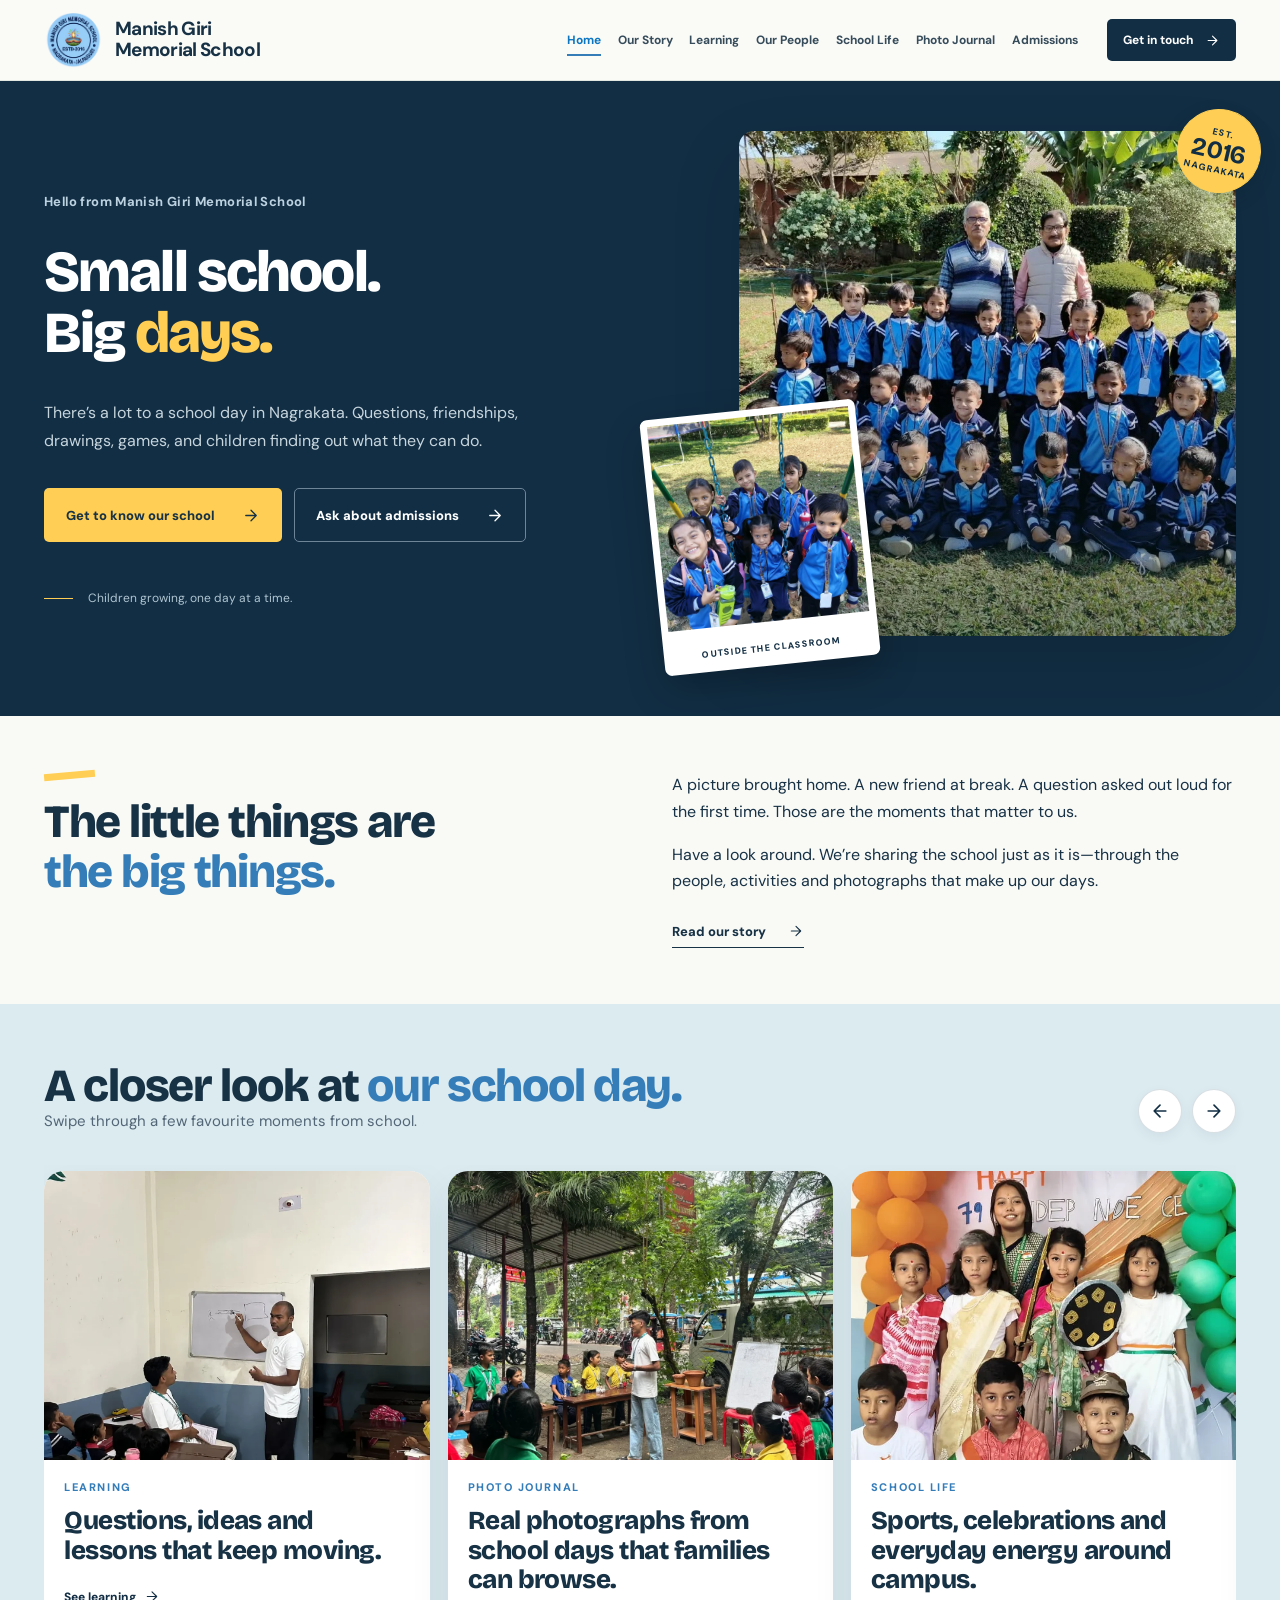
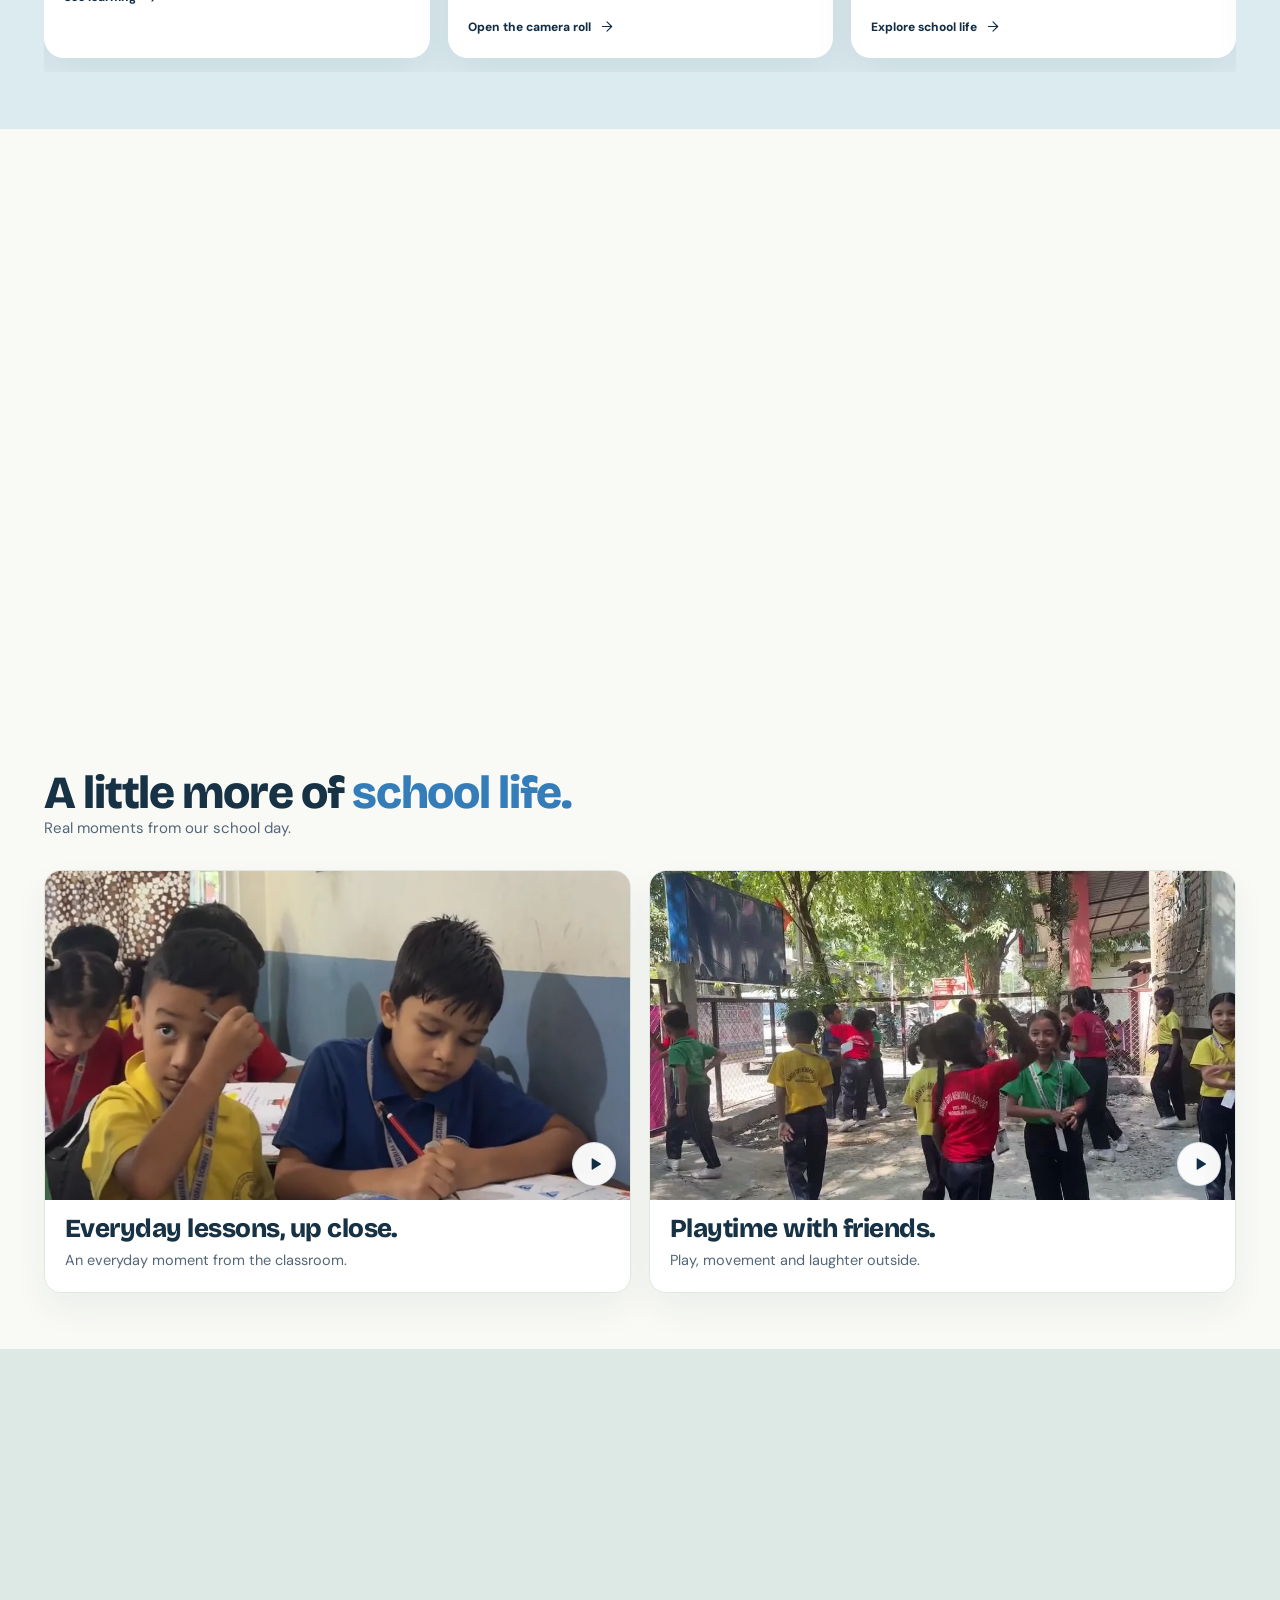
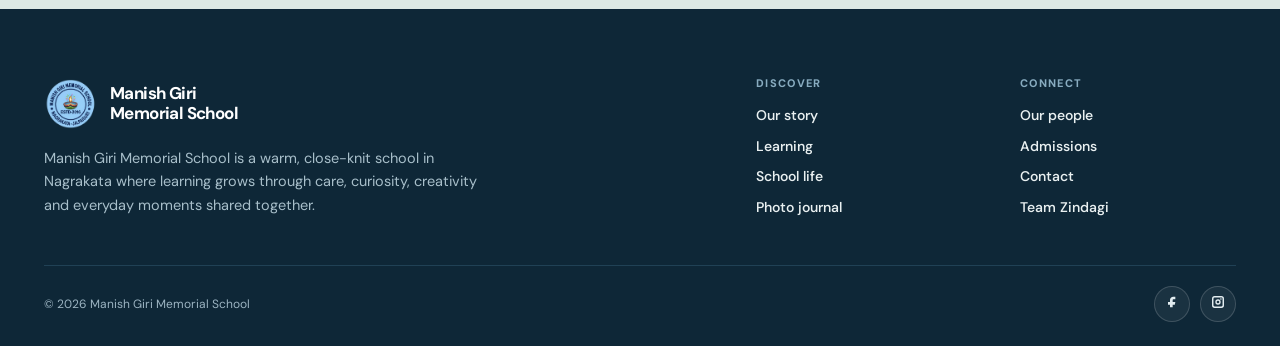
<file: index.html>
<!DOCTYPE html>

<!DOCTYPE html>

<html id="top" lang="en">
<head>
<meta charset="utf-8"/>
<meta content="width=device-width,initial-scale=1" name="viewport"/>
<meta content="#122e44" name="theme-color"/>
<meta content="A closer look at learning, people and everyday school life at Manish Giri Memorial School in Nagrakata, Jalpaiguri." name="description"/>
<meta content="website" property="og:type"/>
<meta content="Welcome" property="og:title"/>
<meta content="A closer look at learning, people and everyday school life at Manish Giri Memorial School in Nagrakata, Jalpaiguri." property="og:description"/>
<meta content="assets/img/home-group.webp" property="og:image"/>
<title>
   Welcome | Manish Giri Memorial School
  </title>
<link href="assets/brand/manish-giri-memorial-school-logo.png" rel="icon" type="image/png"/>
<link href="https://fonts.googleapis.com" rel="preconnect"/>
<link crossorigin="" href="https://fonts.gstatic.com" rel="preconnect"/>
<link href="https://fonts.googleapis.com/css2?family=Bricolage+Grotesque:opsz,wght@12..96,400;12..96,500;12..96,600;12..96,700;12..96,800&amp;family=DM+Sans:wght@400;500;600;700&amp;display=swap" rel="stylesheet"/>
<link href="assets/site.css?v=8" rel="stylesheet"/>
<script defer="" src="assets/site.js?v=8">
</script>
</head>
<body class="page-index.html">
<header class="site-header">
<div class="shell header-inner">
<a aria-label="Manish Giri Memorial School — Home" class="identity" href="index.html">
<img alt="Manish Giri Memorial School crest" height="56" src="assets/brand/manish-giri-memorial-school-logo.png" width="56"/>
<span>
<b>Manish Giri<br/>Memorial School</b>
</span>
</a>
<nav aria-label="Main navigation" class="desktop-nav">
<a aria-current="page" href="index.html">
      Home
     </a>
<a href="about.html">
      Our Story
     </a>
<a href="learning.html">
      Learning
     </a>
<a href="teachers.html">
      Our People
     </a>
<a href="school-life.html">
      School Life
     </a>
<a href="gallery.html">
      Photo Journal
     </a>
<a href="admissions.html">
      Admissions
     </a>
</nav>
<div class="header-actions">
<a class="header-contact" href="contact.html">
      Get in touch
      <svg aria-hidden="true" fill="none" stroke="currentColor" stroke-linecap="round" stroke-linejoin="round" stroke-width="1.7" viewbox="0 0 24 24">
<path d="M5 12h14m-7-7 7 7-7 7">
</path>
</svg>
</a>
<button aria-controls="mobile-nav" aria-expanded="false" aria-label="Open menu" class="menu-trigger" type="button">
<span>
</span>
<span>
</span>
<span>
</span>
</button>
</div>
</div>
<nav aria-label="Mobile navigation" class="mobile-nav" hidden="" id="mobile-nav">
<div class="mobile-nav-grid">
<a aria-current="page" href="index.html"><span>Home</span></a>
<a href="about.html"><span>Our Story</span></a>
<a href="learning.html"><span>Learning</span></a>
<a href="teachers.html"><span>Our People</span></a>
<a href="school-life.html"><span>School Life</span></a>
<a href="gallery.html"><span>Photo Journal</span></a>
<a href="admissions.html"><span>Admissions</span></a>
<a href="contact.html"><span>Contact</span></a>
</div>
<div class="mobile-menu-bottom">
<a class="mobile-btn mobile-btn-call" href="tel:+918967206111">
<svg aria-hidden="true" fill="none" stroke="currentColor" stroke-linecap="round" stroke-linejoin="round" stroke-width="2" viewBox="0 0 24 24"><path d="M22 16.92v3a2 2 0 0 1-2.18 2 19.79 19.79 0 0 1-8.63-3.07 19.5 19.5 0 0 1-6-6 19.79 19.79 0 0 1-3.07-8.67A2 2 0 0 1 4.11 2h3a2 2 0 0 1 2 1.72 12.84 12.84 0 0 0 .7 2.81 2 2 0 0 1-.45 2.11L8.09 9.91a16 16 0 0 0 6 6l1.27-1.27a2 2 0 0 1 2.11-.45 12.84 12.84 0 0 0 2.81.7A2 2 0 0 1 22 16.92z"></path></svg>
<span>Call the school</span>
</a>
<a class="mobile-btn mobile-btn-mail" href="mailto:mgmsschool16@gmail.com">
<svg aria-hidden="true" fill="none" stroke="currentColor" stroke-linecap="round" stroke-linejoin="round" stroke-width="2" viewBox="0 0 24 24"><path d="M4 4h16c1.1 0 2 .9 2 2v12c0 1.1-.9 2-2 2H4c-1.1 0-2-.9-2-2V6c0-1.1.9-2 2-2z"></path><polyline points="22,6 12,13 2,6"></polyline></svg>
<span>Send an email</span>
</a>
</div>
</nav>
</header>
<main id="main">
<section class="home-hero">
<div class="shell hero-grid">
<div class="hero-copy">
<p class="hero-preface">
       Hello from Manish Giri Memorial School
      </p>
<h1>Small school.<br/>Big <em>days.</em></h1>
<p>
       There’s a lot to a school day in Nagrakata. Questions, friendships, drawings, games, and children finding out what they can do.
      </p>
<div class="hero-buttons">
<a class="btn btn-sun" href="about.html">
<span>
         Get to know our school
        </span>
<svg aria-hidden="true" fill="none" stroke="currentColor" stroke-linecap="round" stroke-linejoin="round" stroke-width="1.7" viewbox="0 0 24 24">
<path d="M5 12h14m-7-7 7 7-7 7">
</path>
</svg>
</a>
<a class="btn btn-outline" href="admissions.html">
<span>
         Ask about admissions
        </span>
<svg aria-hidden="true" fill="none" stroke="currentColor" stroke-linecap="round" stroke-linejoin="round" stroke-width="1.7" viewbox="0 0 24 24">
<path d="M5 12h14m-7-7 7 7-7 7">
</path>
</svg>
</a>
</div>
<div class="hero-small-note">
<span class="note-dash">
</span>
       Children growing, one day at a time.
      </div>
</div>
<div class="hero-media">
<figure class="hero-main-image">
<img alt="MGM School students and teachers gathered together in the school garden" class="" decoding="async" fetchpriority="high" loading="eager" src="assets/img/home-group.webp"/>
<figcaption>
        A day outdoors.
       </figcaption>
</figure>
<figure class="hero-postcard">
<img alt="Five MGM pupils smiling beside a playground swing" class="" decoding="async" loading="eager" src="assets/img/home-swings.webp"/>
<figcaption>
        OUTSIDE THE CLASSROOM
       </figcaption>
</figure>
<div aria-hidden="true" class="hero-stamp">
<span>
        EST.
       </span>
<b>
        2016
       </b>
<span>
        NAGRAKATA
       </span>
</div>
</div>
</div>

</section>
<section class="section section-paper home-intro">
<div class="shell intro-split">
<div>
<span aria-hidden="true" class="section-mark">
</span>
<h2>
       The little things are
       <br/>
<em>
        the big things.
       </em>
</h2>
</div>
<div class="prose-lead">
<p>
       A picture brought home. A new friend at break. A question asked out loud for the first time. Those are the moments that matter to us.
      </p>
<p>
       Have a look around. We’re sharing the school just as it is—through the people, activities and photographs that make up our days.
      </p>
<a class="text-link" href="about.html">
<span>
        Read our story
       </span>
<svg aria-hidden="true" fill="none" stroke="currentColor" stroke-linecap="round" stroke-linejoin="round" stroke-width="1.7" viewbox="0 0 24 24">
<path d="M5 12h14m-7-7 7 7-7 7">
</path>
</svg>
</a>
</div>
</div>
</section>
<section class="section home-routes">
<div class="shell">
<div class="section-header home-carousel-head">
<div>
<h2>A closer look at <span class="line-two"><em>our school day.</em></span></h2>
<p>
        Swipe through a few favourite moments from school.
       </p>
</div>
<div class="carousel-nav-buttons" aria-label="Carousel navigation">
<button class="carousel-arrow prev" type="button" aria-label="Previous slide">
<svg aria-hidden="true" fill="none" stroke="currentColor" stroke-linecap="round" stroke-linejoin="round" stroke-width="2" viewBox="0 0 24 24"><path d="M19 12H5m7 7-7-7 7-7"></path></svg>
</button>
<button class="carousel-arrow next" type="button" aria-label="Next slide">
<svg aria-hidden="true" fill="none" stroke="currentColor" stroke-linecap="round" stroke-linejoin="round" stroke-width="2" viewBox="0 0 24 24"><path d="M5 12h14m-7-7 7 7-7 7"></path></svg>
</button>
</div>
</div>
<div class="activity-carousel" data-carousel="">
<a class="activity-slide" href="learning.html">
<div class="activity-media">
<img alt="Teacher leading a classroom lesson" decoding="async" src="assets/img/home-carousel-learning.webp"/>
</div>
<div class="activity-copy">
<span class="activity-kicker">
         Learning
        </span>
<h3>
         Questions, ideas and lessons that keep moving.
        </h3>
<span class="route-cta">
         See learning
         <svg aria-hidden="true" fill="none" stroke="currentColor" stroke-linecap="round" stroke-linejoin="round" stroke-width="1.7" viewbox="0 0 24 24">
<path d="M5 12h14m-7-7 7 7-7 7">
</path>
</svg>
</span>
</div>
</a>
<a class="activity-slide" href="gallery.html">
<div class="activity-media">
<img alt="Children smiling together in a classroom" decoding="async" src="assets/img/home-carousel-journal.webp"/>
</div>
<div class="activity-copy">
<span class="activity-kicker">
         Photo Journal
        </span>
<h3>
         Real photographs from school days that families can browse.
        </h3>
<span class="route-cta">
         Open the camera roll
         <svg aria-hidden="true" fill="none" stroke="currentColor" stroke-linecap="round" stroke-linejoin="round" stroke-width="1.7" viewbox="0 0 24 24">
<path d="M5 12h14m-7-7 7 7-7 7">
</path>
</svg>
</span>
</div>
</a>
<a class="activity-slide" href="school-life.html">
<div class="activity-media">
<img alt="Students playing football on the school field" decoding="async" src="assets/img/home-carousel-life.webp"/>
</div>
<div class="activity-copy">
<span class="activity-kicker">
         School Life
        </span>
<h3>
         Sports, celebrations and everyday energy around campus.
        </h3>
<span class="route-cta">
         Explore school life
         <svg aria-hidden="true" fill="none" stroke="currentColor" stroke-linecap="round" stroke-linejoin="round" stroke-width="1.7" viewbox="0 0 24 24">
<path d="M5 12h14m-7-7 7 7-7 7">
</path>
</svg>
</span>
</div>
</a>
<a class="activity-slide" href="teachers.html">
<div class="activity-media">
<img alt="Teaching staff standing together outdoors" decoding="async" src="assets/img/home-carousel-people.webp"/>
</div>
<div class="activity-copy">
<span class="activity-kicker">
         Our People
        </span>
<h3>
         The teachers and school team who shape the day with care.
        </h3>
<span class="route-cta">
         Meet our people
         <svg aria-hidden="true" fill="none" stroke="currentColor" stroke-linecap="round" stroke-linejoin="round" stroke-width="1.7" viewbox="0 0 24 24">
<path d="M5 12h14m-7-7 7 7-7 7">
</path>
</svg>
</span>
</div>
</a>
<a class="activity-slide" href="admissions.html">
<div class="activity-media">
<img alt="Young pupils with a teacher outdoors" decoding="async" src="assets/img/home-carousel-admissions.webp"/>
</div>
<div class="activity-copy">
<span class="activity-kicker">
         Admissions
        </span>
<h3>
         Start with a conversation about joining our school.
        </h3>
<span class="route-cta">
         Ask about admissions
         <svg aria-hidden="true" fill="none" stroke="currentColor" stroke-linecap="round" stroke-linejoin="round" stroke-width="1.7" viewbox="0 0 24 24">
<path d="M5 12h14m-7-7 7 7-7 7">
</path>
</svg>
</span>
</div>
</a>
</div>
</div>
</section>
<section class="section values">
<div class="shell values-grid">
<div class="values-image" data-reveal="">
<img alt="Young MGM School children wearing Save Earth headbands beside a hand-painted dinosaur" class="" decoding="async" loading="lazy" src="assets/img/home-earth.webp"/>
<div class="values-caption">
       Little hands, big care.
      </div>
</div>
<div class="values-copy" data-reveal="">
<h2>
       Caring for the
       <br/>
<em>
        world around us.
       </em>
</h2>
<p>
       From Save Earth activities to small projects in the garden, children practise looking after the world around them. The colourful headbands in this photograph are from one of those school activities.
      </p>
<a class="text-link" href="learning.html">
<span>
        How we learn
       </span>
<svg aria-hidden="true" fill="none" stroke="currentColor" stroke-linecap="round" stroke-linejoin="round" stroke-width="1.7" viewbox="0 0 24 24">
<path d="M5 12h14m-7-7 7 7-7 7">
</path>
</svg>
</a>
</div>
</div>
</section>
<section class="section home-motion section-paper">
<div class="shell">
<div class="section-header">
<div>
<h2>A little more of <span class="mobile-break-school"><em>school life.</em></span></h2>
<p>
        Real moments from our school day.
       </p>
</div>
</div>
<div class="motion-grid">
<article class="motion-card motion-classroom" data-reveal="">
<div class="motion-media" data-video-frame="">
<img alt="" aria-hidden="true" class="motion-poster" decoding="async" loading="eager" src="assets/media/classroom-poster.webp?v=2"/>
<video aria-label="Silent school day video" controlslist="nodownload noplaybackrate" disablepictureinpicture="" loop="" muted="" playsinline="" poster="assets/media/classroom-poster.webp?v=2" preload="metadata">
<source src="assets/media/classroom-lesson-loop.mp4?v=2" type="video/mp4"/>
</video>
<button aria-label="Play video" class="video-toggle" type="button">
<svg class="icon-play" aria-hidden="true" fill="currentColor" height="15" viewBox="0 0 24 24" width="15" style="display:block;margin-left:2px;"><path d="M7 4.5v15a1 1 0 0 0 1.5.86l12-7.5a1 1 0 0 0 0-1.72l-12-7.5A1 1 0 0 0 7 4.5z"></path></svg>
</button>
</div>
<div class="motion-copy">
<h3>
         Everyday lessons, up close.
        </h3>
<p>An everyday moment from the classroom.</p>
</div>
</article>
<article class="motion-card motion-play" data-reveal="">
<div class="motion-media" data-video-frame="">
<img alt="" aria-hidden="true" class="motion-poster" decoding="async" loading="eager" src="assets/media/outdoor-poster.webp"/>
<video aria-label="Silent school day video" controlslist="nodownload noplaybackrate" disablepictureinpicture="" loop="" muted="" playsinline="" poster="assets/media/outdoor-poster.webp" preload="metadata">
<source src="assets/media/playground-circle-loop.mp4" type="video/mp4"/>
</video>
<button aria-label="Play video" class="video-toggle" type="button">
<svg class="icon-play" aria-hidden="true" fill="currentColor" height="15" viewBox="0 0 24 24" width="15" style="display:block;margin-left:2px;"><path d="M7 4.5v15a1 1 0 0 0 1.5.86l12-7.5a1 1 0 0 0 0-1.72l-12-7.5A1 1 0 0 0 7 4.5z"></path></svg>
</button>
</div>
<div class="motion-copy">
<h3>
         Playtime with friends.
        </h3>
<p>Play, movement and laughter outside.</p>
</div>
</article>
</div>
</div>
</section>
<section class="section home-contact">
<div class="shell home-contact-inner">
<div data-reveal="">
<h2>
       Questions about
       <br/>
       our school?
      </h2>
<p>
       A visit or a conversation is a good place to start.
      </p>
</div>
<a class="btn btn-ink" data-reveal="" href="contact.html">
<span>
       Talk to the school
      </span>
<svg aria-hidden="true" fill="none" stroke="currentColor" stroke-linecap="round" stroke-linejoin="round" stroke-width="1.7" viewbox="0 0 24 24">
<path d="M5 12h14m-7-7 7 7-7 7">
</path>
</svg>
</a>
</div>
</section>
</main>
<footer class="footer" id="footer">
<div class="shell">
<div class="footer-main">
<div class="footer-brand">
<a aria-label="Manish Giri Memorial School — Home" class="identity" href="index.html">
<img alt="Manish Giri Memorial School crest" height="56" src="assets/brand/manish-giri-memorial-school-logo.png" width="56"/>
<span><b>Manish Giri<br/>Memorial School</b></span>
</a>
<p>Manish Giri Memorial School is a warm, close-knit school in Nagrakata where learning grows through care, curiosity, creativity and everyday moments shared together.</p>
</div>
<div class="footer-nav">
<div class="footer-col">
<h2>Discover</h2>
<a href="about.html">Our story</a>
<a href="learning.html">Learning</a>
<a href="school-life.html">School life</a>
<a href="gallery.html">Photo journal</a>
</div>
<div class="footer-col">
<h2>Connect</h2>
<a href="teachers.html">Our people</a>
<a href="admissions.html">Admissions</a>
<a href="contact.html">Contact</a>
<a href="https://www.instagram.com/__teamzindagi/" rel="noopener noreferrer" target="_blank">Team Zindagi</a>
</div>
</div>
</div>
<div class="footer-bottom">
<span class="copyright-text">© <span id="copyright-year">2026</span> Manish Giri Memorial School</span>
<div class="footer-social icon-social">
<a aria-label="Manish Giri Memorial School on Facebook" href="https://www.facebook.com/p/Manish-Giri-Memorial-School-100067929506143/" rel="noopener noreferrer" target="_blank">
<svg aria-hidden="true" viewbox="0 0 24 24"><path d="M14 8h3V4h-3c-3 0-5 2-5 5v3H6v4h3v4h4v-4h3.2l.8-4H13V9c0-.7.3-1 1-1Z" fill="currentColor"></path></svg>
<span class="sr-only">Facebook</span>
</a>
<a aria-label="Manish Giri Memorial School on Instagram" href="https://www.instagram.com/mgmschool2016/" rel="noopener noreferrer" target="_blank">
<svg aria-hidden="true" viewbox="0 0 24 24"><path d="M7 3h10a4 4 0 0 1 4 4v10a4 4 0 0 1-4 4H7a4 4 0 0 1-4-4V7a4 4 0 0 1 4-4Zm0 2.2A1.8 1.8 0 0 0 5.2 7v10c0 1 .8 1.8 1.8 1.8h10c1 0 1.8-.8 1.8-1.8V7c0-1-.8-1.8-1.8-1.8H7Zm9.4 1.2a1.2 1.2 0 1 1 0 2.4 1.2 1.2 0 0 1 0-2.4ZM12 8a4 4 0 1 1 0 8 4 4 0 0 1 0-8Zm0 2a2 2 0 1 0 0 4 2 2 0 0 0 0-4Z" fill="currentColor"></path></svg>
<span class="sr-only">Instagram</span>
</a>
</div>
</div>
</div>
</footer>
</body>
</html>
</file>
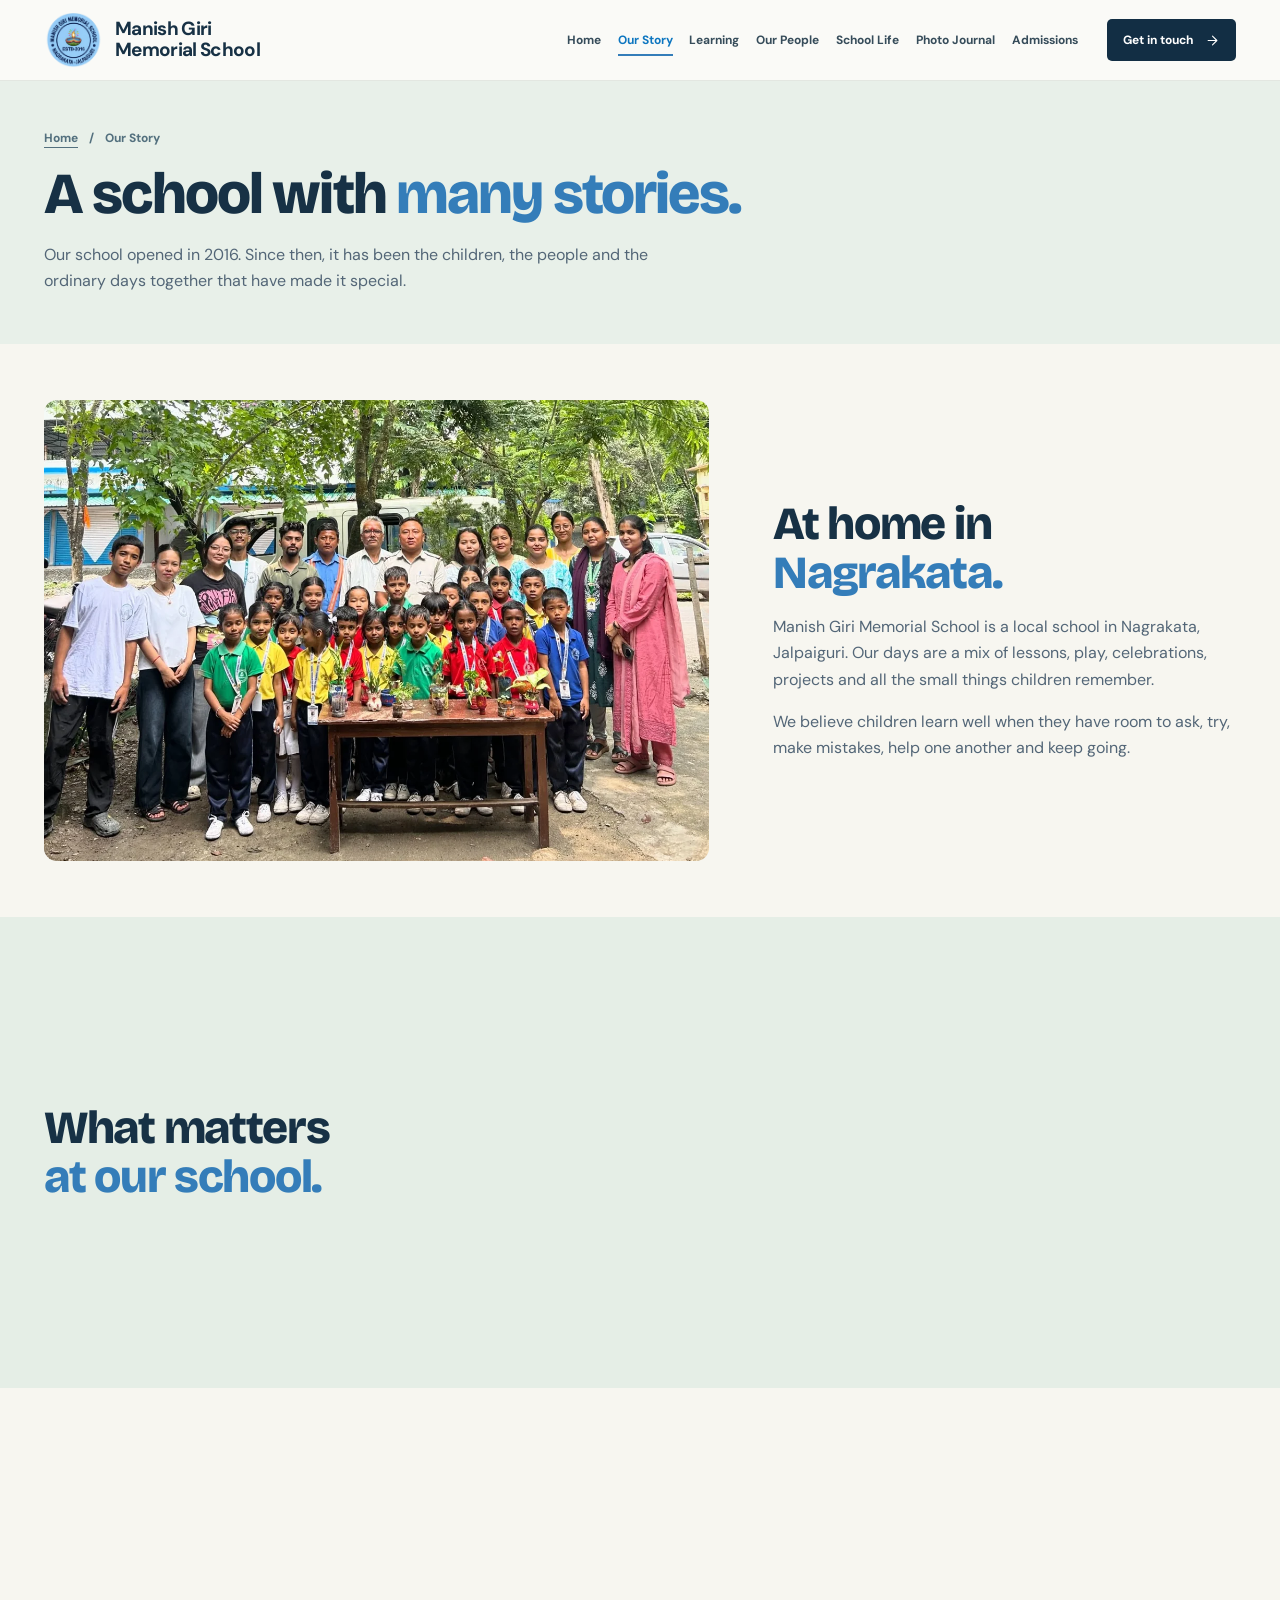
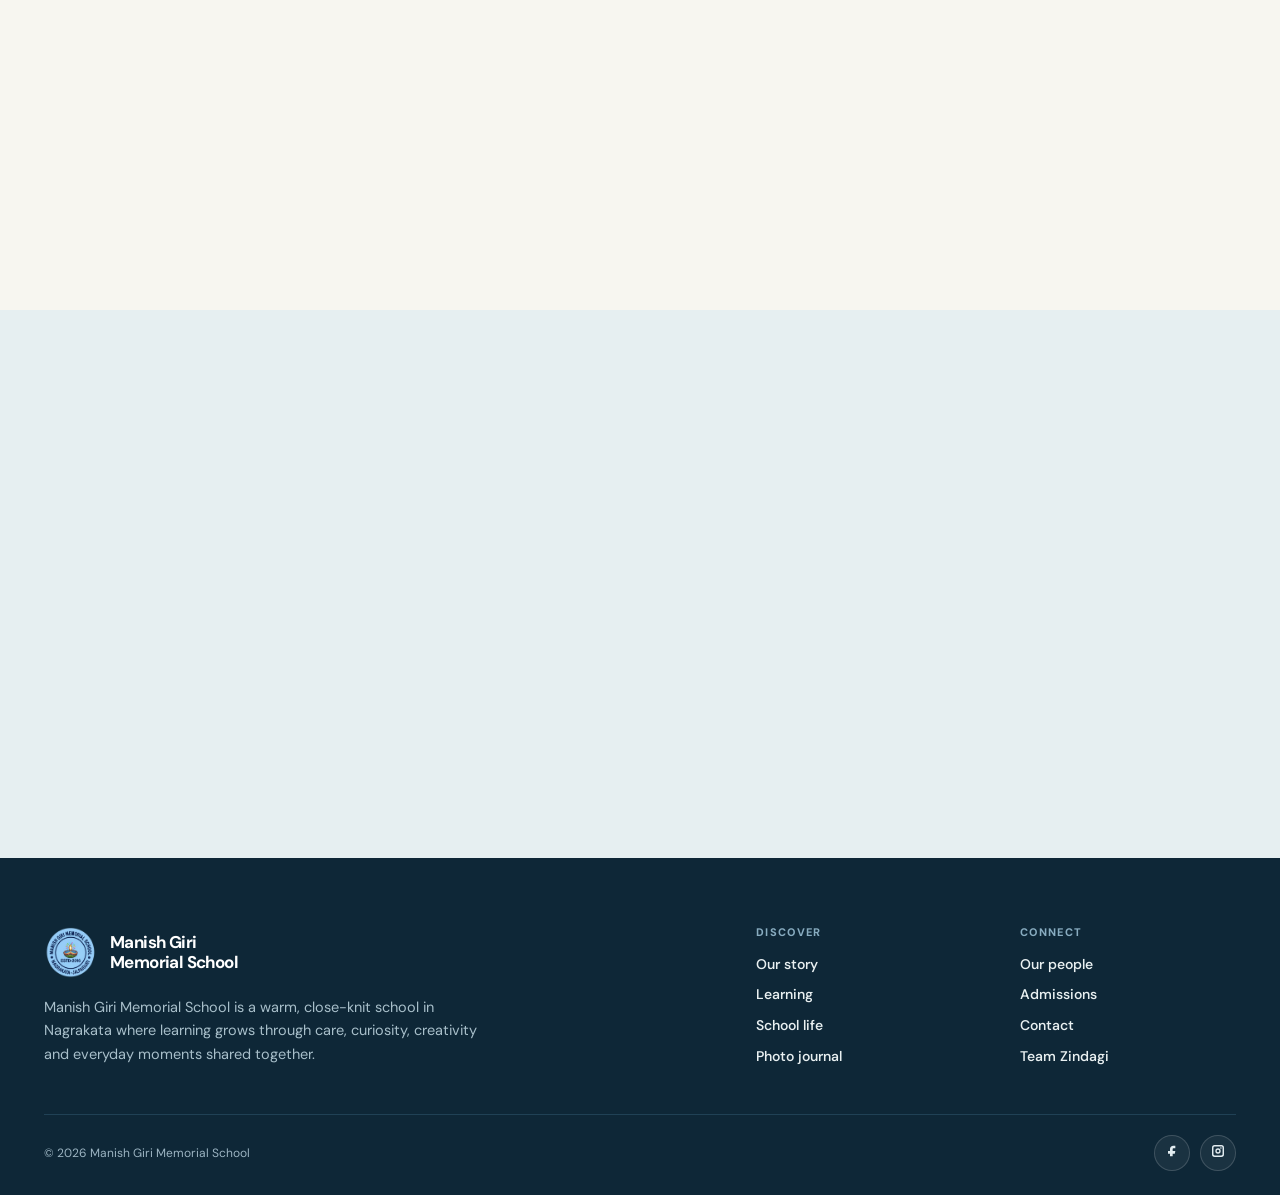
<file: about.html>
<!DOCTYPE html>

<!DOCTYPE html>

<html id="top" lang="en">
<head>
<meta charset="utf-8"/>
<meta content="width=device-width,initial-scale=1" name="viewport"/>
<meta content="#122e44" name="theme-color"/>
<meta content="Meet Manish Giri Memorial School in Nagrakata: our beginnings, community ties and school values." name="description"/>
<meta content="website" property="og:type"/>
<meta content="Our Story" property="og:title"/>
<meta content="Meet Manish Giri Memorial School in Nagrakata: our beginnings, community ties and school values." property="og:description"/>
<meta content="assets/img/home-group.webp" property="og:image"/>
<title>
   Our Story | Manish Giri Memorial School
  </title>
<link href="assets/brand/manish-giri-memorial-school-logo.png" rel="icon" type="image/png"/>
<link href="https://fonts.googleapis.com" rel="preconnect"/>
<link crossorigin="" href="https://fonts.gstatic.com" rel="preconnect"/>
<link href="https://fonts.googleapis.com/css2?family=Bricolage+Grotesque:opsz,wght@12..96,400;12..96,500;12..96,600;12..96,700;12..96,800&amp;family=DM+Sans:wght@400;500;600;700&amp;display=swap" rel="stylesheet"/>
<link href="assets/site.css?v=8" rel="stylesheet"/>
<script defer="" src="assets/site.js?v=8">
</script>
</head>
<body class="page-about.html">
<header class="site-header">
<div class="shell header-inner">
<a aria-label="Manish Giri Memorial School — Home" class="identity" href="index.html">
<img alt="Manish Giri Memorial School crest" height="56" src="assets/brand/manish-giri-memorial-school-logo.png" width="56"/>
<span>
<b>Manish Giri<br/>Memorial School</b>
</span>
</a>
<nav aria-label="Main navigation" class="desktop-nav">
<a href="index.html">
      Home
     </a>
<a aria-current="page" href="about.html">
      Our Story
     </a>
<a href="learning.html">
      Learning
     </a>
<a href="teachers.html">
      Our People
     </a>
<a href="school-life.html">
      School Life
     </a>
<a href="gallery.html">
      Photo Journal
     </a>
<a href="admissions.html">
      Admissions
     </a>
</nav>
<div class="header-actions">
<a class="header-contact" href="contact.html">
      Get in touch
      <svg aria-hidden="true" fill="none" stroke="currentColor" stroke-linecap="round" stroke-linejoin="round" stroke-width="1.7" viewbox="0 0 24 24">
<path d="M5 12h14m-7-7 7 7-7 7">
</path>
</svg>
</a>
<button aria-controls="mobile-nav" aria-expanded="false" aria-label="Open menu" class="menu-trigger" type="button">
<span>
</span>
<span>
</span>
<span>
</span>
</button>
</div>
</div>
<nav aria-label="Mobile navigation" class="mobile-nav" hidden="" id="mobile-nav">
<div class="mobile-nav-grid">
<a href="index.html"><span>Home</span></a>
<a aria-current="page" href="about.html"><span>Our Story</span></a>
<a href="learning.html"><span>Learning</span></a>
<a href="teachers.html"><span>Our People</span></a>
<a href="school-life.html"><span>School Life</span></a>
<a href="gallery.html"><span>Photo Journal</span></a>
<a href="admissions.html"><span>Admissions</span></a>
<a href="contact.html"><span>Contact</span></a>
</div>
<div class="mobile-menu-bottom">
<a class="mobile-btn mobile-btn-call" href="tel:+918967206111">
<svg aria-hidden="true" fill="none" stroke="currentColor" stroke-linecap="round" stroke-linejoin="round" stroke-width="2" viewBox="0 0 24 24"><path d="M22 16.92v3a2 2 0 0 1-2.18 2 19.79 19.79 0 0 1-8.63-3.07 19.5 19.5 0 0 1-6-6 19.79 19.79 0 0 1-3.07-8.67A2 2 0 0 1 4.11 2h3a2 2 0 0 1 2 1.72 12.84 12.84 0 0 0 .7 2.81 2 2 0 0 1-.45 2.11L8.09 9.91a16 16 0 0 0 6 6l1.27-1.27a2 2 0 0 1 2.11-.45 12.84 12.84 0 0 0 2.81.7A2 2 0 0 1 22 16.92z"></path></svg>
<span>Call the school</span>
</a>
<a class="mobile-btn mobile-btn-mail" href="mailto:mgmsschool16@gmail.com">
<svg aria-hidden="true" fill="none" stroke="currentColor" stroke-linecap="round" stroke-linejoin="round" stroke-width="2" viewBox="0 0 24 24"><path d="M4 4h16c1.1 0 2 .9 2 2v12c0 1.1-.9 2-2 2H4c-1.1 0-2-.9-2-2V6c0-1.1.9-2 2-2z"></path><polyline points="22,6 12,13 2,6"></polyline></svg>
<span>Send an email</span>
</a>
</div>
</nav>
</header>
<main id="main">
<div class="intro-title">
<div class="shell">
<nav aria-label="Breadcrumb" class="breadcrumbs">
<a href="index.html">
       Home
      </a>
<span>
       /
      </span>
<span>
       Our Story
      </span>
</nav>
<h1>A school with <span class="line-two"><em>many stories.</em></span></h1>
<p>
      Our school opened in 2016. Since then, it has been the children, the people and the ordinary days together that have made it special.
     </p>
</div>
</div>
<section class="section story-hero">
<div class="shell story-hero-grid">
<figure class="story-portrait" data-reveal="">
<img alt="MGM students, educators and community members gathered around an outdoor activity table" class="" decoding="async" loading="lazy" src="assets/img/story-community.webp"/>
</figure>
<div class="story-aside" data-reveal="">
<h2>
       At home in
       <br/>
<em>
        Nagrakata.
       </em>
</h2>
<p>
       Manish Giri Memorial School is a local school in Nagrakata, Jalpaiguri. Our days are a mix of lessons, play, celebrations, projects and all the small things children remember.
      </p>
<p>
       We believe children learn well when they have room to ask, try, make mistakes, help one another and keep going.
      </p>
</div>
</div>
</section>
<section class="section story-beliefs">
<div class="shell belief-grid">
<h2>
      What matters
      <br/>
<em>
       at our school.
      </em>
</h2>
<div class="belief-list">
<div data-reveal="">
<span>
        Learning with care
       </span>
<p>
        We give children time to ask questions, understand each lesson and feel supported as they learn.
       </p>
</div>
<div data-reveal="">
<span>
        Trying something new
       </span>
<p>
        Art, sport and outdoor activities help every child try something different and join in with confidence.
       </p>
</div>
<div data-reveal="">
<span>
        Growing together
       </span>
<p>
        Families and teachers work together so that each school day feels steady, encouraging and shared.
       </p>
</div>
</div>
</div>
</section>
<section class="section partnership">
<div class="shell partnership-grid">
<div data-reveal="">
<h2>
       Doing good work
       <br/>
<em>
        together.
       </em>
</h2>
<p>
       Our school has joined Team Zindagi for community and environmental activities. Working side by side helps children see how they can care for their surroundings.
      </p>
<p>
       We’re glad when school life connects with the neighbourhood beyond our classrooms.
      </p>
<a class="text-link" href="https://www.instagram.com/__teamzindagi/" rel="noopener noreferrer" target="_blank">
       Meet Team Zindagi
       <svg aria-hidden="true" fill="none" stroke="currentColor" stroke-linecap="round" stroke-linejoin="round" stroke-width="1.7" viewbox="0 0 24 24">
<path d="M5 12h14m-7-7 7 7-7 7">
</path>
</svg>
</a>
</div>
<figure data-reveal="">
<img alt="MGM pupils and community volunteers standing together outdoors" class="" decoding="async" loading="lazy" src="assets/img/story-partners.webp"/>
</figure>
</div>
</section>
<section class="section story-people">
<div class="shell story-people-grid">
<figure data-reveal="">
<img alt="Two MGM teachers and two pupils visiting an outdoor green area" class="" decoding="async" loading="lazy" src="assets/img/story-together.webp"/>
</figure>
<div data-reveal="">
<h2>
       Belonging is
       <br/>
<em>
        part of learning.
       </em>
</h2>
<p>
       We want children to feel comfortable asking questions, taking part in school activities and finding their place in a group.
      </p>
<a class="text-link" href="teachers.html">
<span>
        Meet our team
       </span>
<svg aria-hidden="true" fill="none" stroke="currentColor" stroke-linecap="round" stroke-linejoin="round" stroke-width="1.7" viewbox="0 0 24 24">
<path d="M5 12h14m-7-7 7 7-7 7">
</path>
</svg>
</a>
</div>
</div>
</section>
</main>
<footer class="footer" id="footer">
<div class="shell">
<div class="footer-main">
<div class="footer-brand">
<a aria-label="Manish Giri Memorial School — Home" class="identity" href="index.html">
<img alt="Manish Giri Memorial School crest" height="56" src="assets/brand/manish-giri-memorial-school-logo.png" width="56"/>
<span><b>Manish Giri<br/>Memorial School</b></span>
</a>
<p>Manish Giri Memorial School is a warm, close-knit school in Nagrakata where learning grows through care, curiosity, creativity and everyday moments shared together.</p>
</div>
<div class="footer-nav">
<div class="footer-col">
<h2>Discover</h2>
<a href="about.html">Our story</a>
<a href="learning.html">Learning</a>
<a href="school-life.html">School life</a>
<a href="gallery.html">Photo journal</a>
</div>
<div class="footer-col">
<h2>Connect</h2>
<a href="teachers.html">Our people</a>
<a href="admissions.html">Admissions</a>
<a href="contact.html">Contact</a>
<a href="https://www.instagram.com/__teamzindagi/" rel="noopener noreferrer" target="_blank">Team Zindagi</a>
</div>
</div>
</div>
<div class="footer-bottom">
<span class="copyright-text">© <span id="copyright-year">2026</span> Manish Giri Memorial School</span>
<div class="footer-social icon-social">
<a aria-label="Manish Giri Memorial School on Facebook" href="https://www.facebook.com/p/Manish-Giri-Memorial-School-100067929506143/" rel="noopener noreferrer" target="_blank">
<svg aria-hidden="true" viewbox="0 0 24 24"><path d="M14 8h3V4h-3c-3 0-5 2-5 5v3H6v4h3v4h4v-4h3.2l.8-4H13V9c0-.7.3-1 1-1Z" fill="currentColor"></path></svg>
<span class="sr-only">Facebook</span>
</a>
<a aria-label="Manish Giri Memorial School on Instagram" href="https://www.instagram.com/mgmschool2016/" rel="noopener noreferrer" target="_blank">
<svg aria-hidden="true" viewbox="0 0 24 24"><path d="M7 3h10a4 4 0 0 1 4 4v10a4 4 0 0 1-4 4H7a4 4 0 0 1-4-4V7a4 4 0 0 1 4-4Zm0 2.2A1.8 1.8 0 0 0 5.2 7v10c0 1 .8 1.8 1.8 1.8h10c1 0 1.8-.8 1.8-1.8V7c0-1-.8-1.8-1.8-1.8H7Zm9.4 1.2a1.2 1.2 0 1 1 0 2.4 1.2 1.2 0 0 1 0-2.4ZM12 8a4 4 0 1 1 0 8 4 4 0 0 1 0-8Zm0 2a2 2 0 1 0 0 4 2 2 0 0 0 0-4Z" fill="currentColor"></path></svg>
<span class="sr-only">Instagram</span>
</a>
</div>
</div>
</div>
</footer>
</body>
</html>
</file>
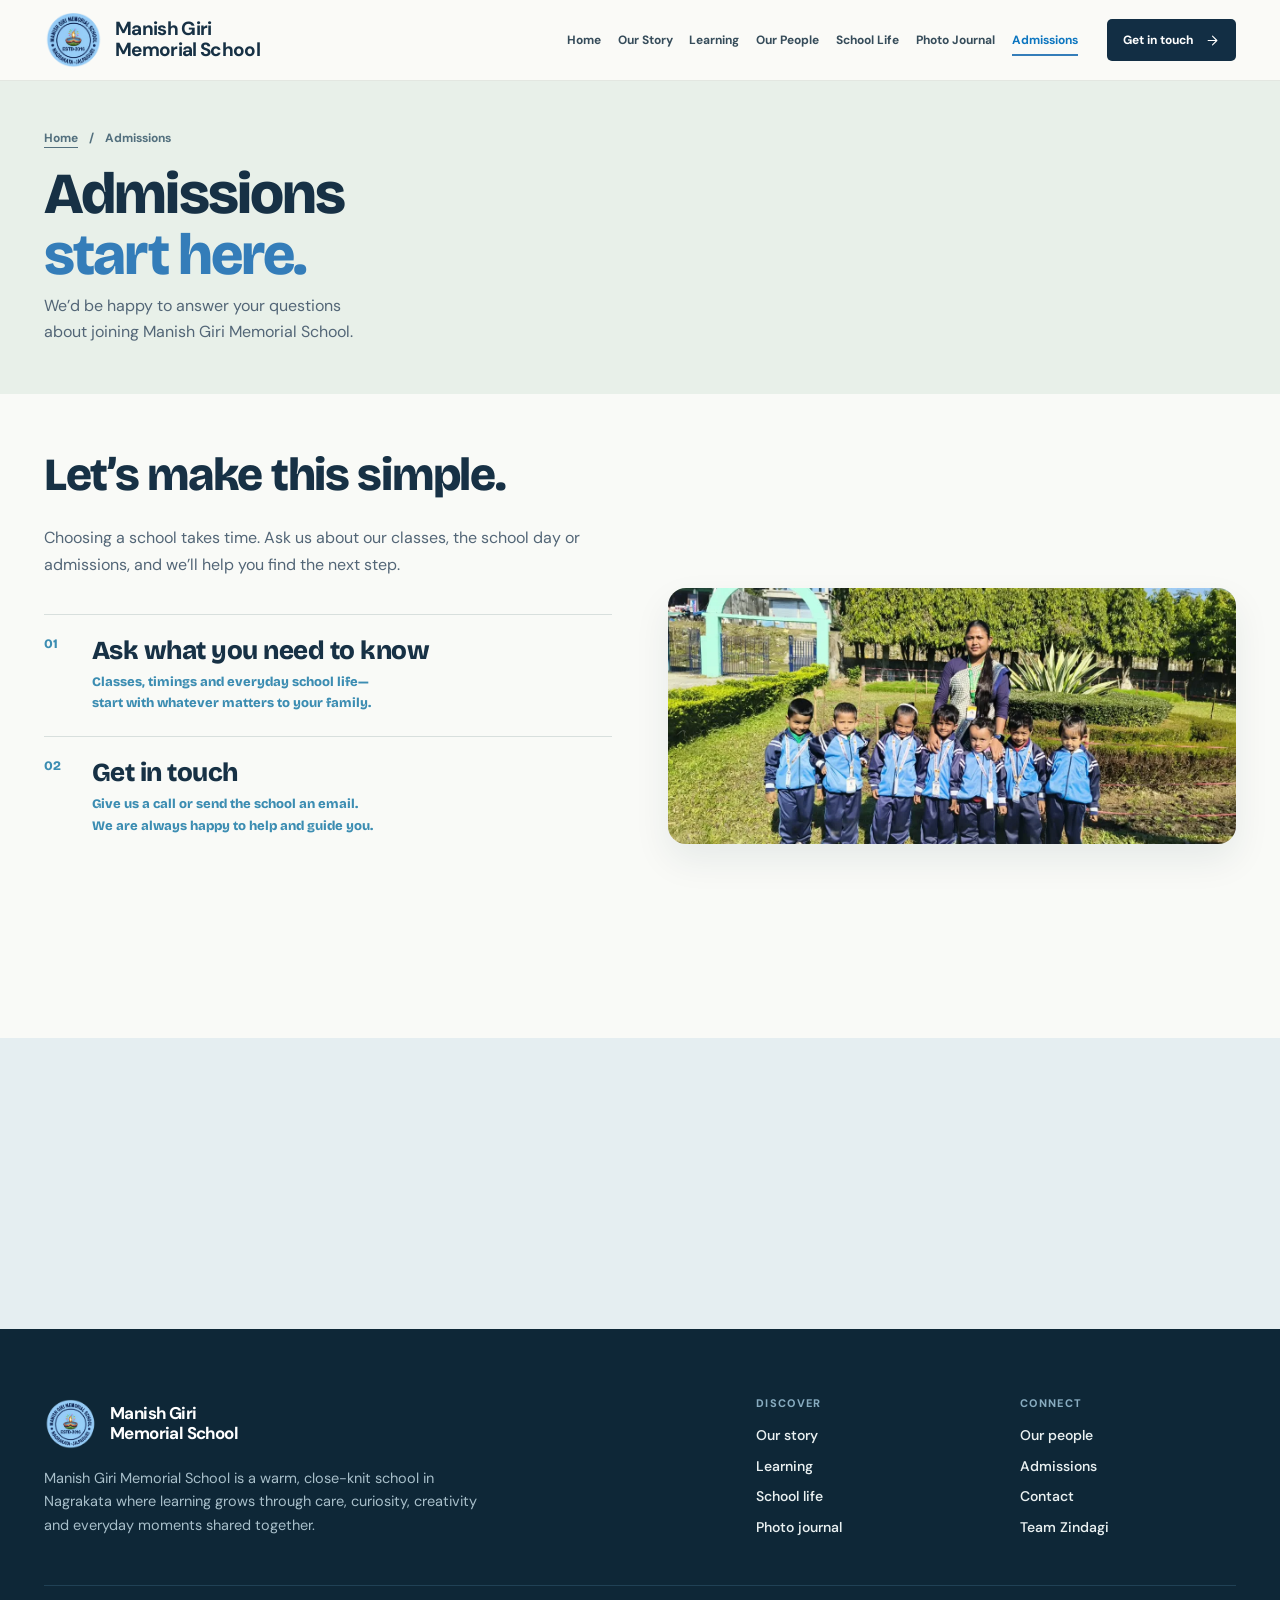
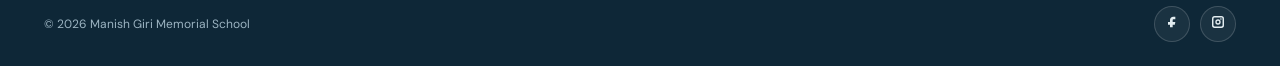
<file: admissions.html>
<!DOCTYPE html>

<!DOCTYPE html>

<html id="top" lang="en">
<head>
<meta charset="utf-8"/>
<meta content="width=device-width,initial-scale=1" name="viewport"/>
<meta content="#122e44" name="theme-color"/>
<meta content="Get in touch with Manish Giri Memorial School about admissions, visits, classes and joining our school community." name="description"/>
<meta content="website" property="og:type"/>
<meta content="Admissions" property="og:title"/>
<meta content="Get in touch with Manish Giri Memorial School about admissions, visits, classes and joining our school community." property="og:description"/>
<meta content="assets/img/home-group.webp" property="og:image"/>
<title>
   Admissions | Manish Giri Memorial School
  </title>
<link href="assets/brand/manish-giri-memorial-school-logo.png" rel="icon" type="image/png"/>
<link href="https://fonts.googleapis.com" rel="preconnect"/>
<link crossorigin="" href="https://fonts.gstatic.com" rel="preconnect"/>
<link href="https://fonts.googleapis.com/css2?family=Bricolage+Grotesque:opsz,wght@12..96,400;12..96,500;12..96,600;12..96,700;12..96,800&amp;family=DM+Sans:wght@400;500;600;700&amp;display=swap" rel="stylesheet"/>
<link href="assets/site.css?v=8" rel="stylesheet"/>
<script defer="" src="assets/site.js?v=8">
</script>
</head>
<body class="page-admissions.html">
<header class="site-header">
<div class="shell header-inner">
<a aria-label="Manish Giri Memorial School — Home" class="identity" href="index.html">
<img alt="Manish Giri Memorial School crest" height="56" src="assets/brand/manish-giri-memorial-school-logo.png" width="56"/>
<span>
<b>Manish Giri<br/>Memorial School</b>
</span>
</a>
<nav aria-label="Main navigation" class="desktop-nav">
<a href="index.html">
      Home
     </a>
<a href="about.html">
      Our Story
     </a>
<a href="learning.html">
      Learning
     </a>
<a href="teachers.html">
      Our People
     </a>
<a href="school-life.html">
      School Life
     </a>
<a href="gallery.html">
      Photo Journal
     </a>
<a aria-current="page" href="admissions.html">
      Admissions
     </a>
</nav>
<div class="header-actions">
<a class="header-contact" href="contact.html">
      Get in touch
      <svg aria-hidden="true" fill="none" stroke="currentColor" stroke-linecap="round" stroke-linejoin="round" stroke-width="1.7" viewbox="0 0 24 24">
<path d="M5 12h14m-7-7 7 7-7 7">
</path>
</svg>
</a>
<button aria-controls="mobile-nav" aria-expanded="false" aria-label="Open menu" class="menu-trigger" type="button">
<span>
</span>
<span>
</span>
<span>
</span>
</button>
</div>
</div>
<nav aria-label="Mobile navigation" class="mobile-nav" hidden="" id="mobile-nav">
<div class="mobile-nav-grid">
<a href="index.html"><span>Home</span></a>
<a href="about.html"><span>Our Story</span></a>
<a href="learning.html"><span>Learning</span></a>
<a href="teachers.html"><span>Our People</span></a>
<a href="school-life.html"><span>School Life</span></a>
<a href="gallery.html"><span>Photo Journal</span></a>
<a aria-current="page" href="admissions.html"><span>Admissions</span></a>
<a href="contact.html"><span>Contact</span></a>
</div>
<div class="mobile-menu-bottom">
<a class="mobile-btn mobile-btn-call" href="tel:+918967206111">
<svg aria-hidden="true" fill="none" stroke="currentColor" stroke-linecap="round" stroke-linejoin="round" stroke-width="2" viewBox="0 0 24 24"><path d="M22 16.92v3a2 2 0 0 1-2.18 2 19.79 19.79 0 0 1-8.63-3.07 19.5 19.5 0 0 1-6-6 19.79 19.79 0 0 1-3.07-8.67A2 2 0 0 1 4.11 2h3a2 2 0 0 1 2 1.72 12.84 12.84 0 0 0 .7 2.81 2 2 0 0 1-.45 2.11L8.09 9.91a16 16 0 0 0 6 6l1.27-1.27a2 2 0 0 1 2.11-.45 12.84 12.84 0 0 0 2.81.7A2 2 0 0 1 22 16.92z"></path></svg>
<span>Call the school</span>
</a>
<a class="mobile-btn mobile-btn-mail" href="mailto:mgmsschool16@gmail.com">
<svg aria-hidden="true" fill="none" stroke="currentColor" stroke-linecap="round" stroke-linejoin="round" stroke-width="2" viewBox="0 0 24 24"><path d="M4 4h16c1.1 0 2 .9 2 2v12c0 1.1-.9 2-2 2H4c-1.1 0-2-.9-2-2V6c0-1.1.9-2 2-2z"></path><polyline points="22,6 12,13 2,6"></polyline></svg>
<span>Send an email</span>
</a>
</div>
</nav>
</header>
<main id="main">
<div class="intro-title">
<div class="shell">
<nav aria-label="Breadcrumb" class="breadcrumbs">
<a href="index.html">
       Home
      </a>
<span>
       /
      </span>
<span>
       Admissions
      </span>
</nav>
<h1>Admissions<br/><em>start here.</em></h1>
<p class="two-lines">
<span class="line">We’d be happy to answer your questions</span>
<span class="line">about joining Manish Giri Memorial School.</span>
</p>
</div>
</div>
<section class="section admissions">
<div class="shell admissions-grid">
<div class="admissions-main" data-reveal="">
<h2>
       Let’s make this simple.
      </h2>
<p>
       Choosing a school takes time. Ask us about our classes, the school day or admissions, and we’ll help you find the next step.
      </p>
<div class="admission-steps">
<div data-reveal="">
<span>
         01
        </span>
<h3>
         Ask what you need to know
        </h3>
<p class="two-lines">
<span class="line">Classes, timings and everyday school life—</span>
<span class="line">start with whatever matters to your family.</span>
</p>
</div>
<div data-reveal="">
<span>
         02
        </span>
<h3>
         Get in touch
        </h3>
<p class="two-lines">
<span class="line">Give us a call or send the school an email.</span>
<span class="line">We are always happy to help and guide you.</span>
</p>
</div>
<div data-reveal="">
<span>
         03
        </span>
<h3>
         Plan your next step
        </h3>
<p class="two-lines">
<span class="line">If you would like to come visit our school,</span>
<span class="line">please get in touch to arrange a good time.</span>
</p>
</div>
</div>
</div>
<figure class="admissions-photo" data-reveal="">
<img alt="Young MGM pupils with a teacher during an outdoor school activity" class="" decoding="async" loading="eager" src="assets/img/admissions-children.webp"/>
</figure>
</div>
</section>
<section class="section admissions-action">
<div class="shell">
<h2 data-reveal="">Questions? <em>Get in touch.</em></h2>
<p data-reveal="">
      Send us an enquiry or call the school. We can help with admission questions and visits.
     </p>
<div class="contact-action-buttons" data-reveal="">
<a class="btn btn-ink" href="contact.html#message-form">
       Write an enquiry
       <svg aria-hidden="true" fill="none" stroke="currentColor" stroke-linecap="round" stroke-linejoin="round" stroke-width="1.7" viewbox="0 0 24 24">
<path d="M5 12h14m-7-7 7 7-7 7">
</path>
</svg>
</a>
<a class="btn btn-secondary" href="tel:+918967206111">
       Call the school
       <svg aria-hidden="true" fill="none" stroke="currentColor" stroke-linecap="round" stroke-linejoin="round" stroke-width="1.7" viewbox="0 0 24 24">
<path d="M5 12h14m-7-7 7 7-7 7">
</path>
</svg>
</a>
</div>
</div>
</section>
</main>
<footer class="footer" id="footer">
<div class="shell">
<div class="footer-main">
<div class="footer-brand">
<a aria-label="Manish Giri Memorial School — Home" class="identity" href="index.html">
<img alt="Manish Giri Memorial School crest" height="56" src="assets/brand/manish-giri-memorial-school-logo.png" width="56"/>
<span><b>Manish Giri<br/>Memorial School</b></span>
</a>
<p>Manish Giri Memorial School is a warm, close-knit school in Nagrakata where learning grows through care, curiosity, creativity and everyday moments shared together.</p>
</div>
<div class="footer-nav">
<div class="footer-col">
<h2>Discover</h2>
<a href="about.html">Our story</a>
<a href="learning.html">Learning</a>
<a href="school-life.html">School life</a>
<a href="gallery.html">Photo journal</a>
</div>
<div class="footer-col">
<h2>Connect</h2>
<a href="teachers.html">Our people</a>
<a href="admissions.html">Admissions</a>
<a href="contact.html">Contact</a>
<a href="https://www.instagram.com/__teamzindagi/" rel="noopener noreferrer" target="_blank">Team Zindagi</a>
</div>
</div>
</div>
<div class="footer-bottom">
<span class="copyright-text">© <span id="copyright-year">2026</span> Manish Giri Memorial School</span>
<div class="footer-social icon-social">
<a aria-label="Manish Giri Memorial School on Facebook" href="https://www.facebook.com/p/Manish-Giri-Memorial-School-100067929506143/" rel="noopener noreferrer" target="_blank">
<svg aria-hidden="true" viewbox="0 0 24 24"><path d="M14 8h3V4h-3c-3 0-5 2-5 5v3H6v4h3v4h4v-4h3.2l.8-4H13V9c0-.7.3-1 1-1Z" fill="currentColor"></path></svg>
<span class="sr-only">Facebook</span>
</a>
<a aria-label="Manish Giri Memorial School on Instagram" href="https://www.instagram.com/mgmschool2016/" rel="noopener noreferrer" target="_blank">
<svg aria-hidden="true" viewbox="0 0 24 24"><path d="M7 3h10a4 4 0 0 1 4 4v10a4 4 0 0 1-4 4H7a4 4 0 0 1-4-4V7a4 4 0 0 1 4-4Zm0 2.2A1.8 1.8 0 0 0 5.2 7v10c0 1 .8 1.8 1.8 1.8h10c1 0 1.8-.8 1.8-1.8V7c0-1-.8-1.8-1.8-1.8H7Zm9.4 1.2a1.2 1.2 0 1 1 0 2.4 1.2 1.2 0 0 1 0-2.4ZM12 8a4 4 0 1 1 0 8 4 4 0 0 1 0-8Zm0 2a2 2 0 1 0 0 4 2 2 0 0 0 0-4Z" fill="currentColor"></path></svg>
<span class="sr-only">Instagram</span>
</a>
</div>
</div>
</div>
</footer>
</body>
</html>
</file>
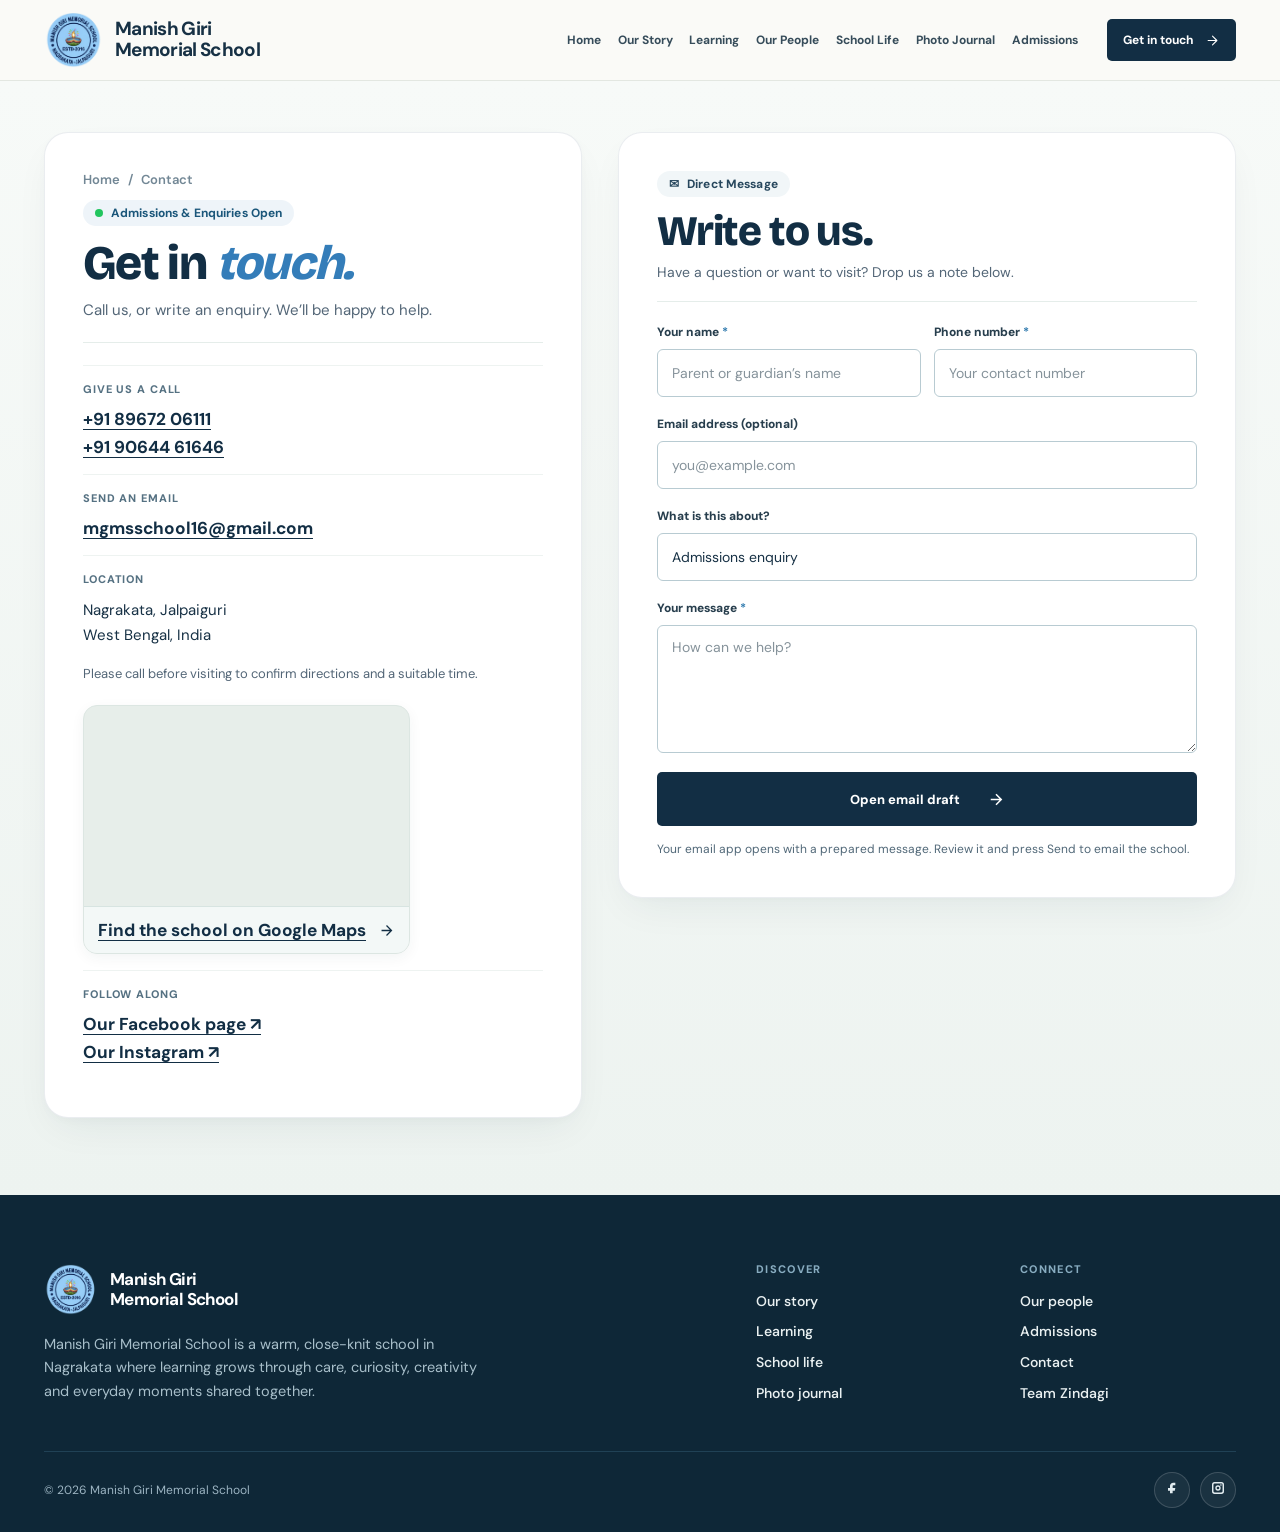
<file: contact.html>
<!DOCTYPE html>

<!DOCTYPE html>

<html id="top" lang="en">
<head>
<meta charset="utf-8"/>
<meta content="width=device-width,initial-scale=1" name="viewport"/>
<meta content="#122e44" name="theme-color"/>
<meta content="Phone numbers, email address, social links and school enquiries for Manish Giri Memorial School, Nagrakata." name="description"/>
<meta content="website" property="og:type"/>
<meta content="Contact MGM School" property="og:title"/>
<meta content="Phone numbers, email address, social links and school enquiries for Manish Giri Memorial School, Nagrakata." property="og:description"/>
<meta content="assets/img/home-group.webp" property="og:image"/>
<title>
   Contact Manish Giri Memorial School | Manish Giri Memorial School
  </title>
<link href="assets/brand/manish-giri-memorial-school-logo.png" rel="icon" type="image/png"/>
<link href="https://fonts.googleapis.com" rel="preconnect"/>
<link crossorigin="" href="https://fonts.gstatic.com" rel="preconnect"/>
<link href="https://fonts.googleapis.com/css2?family=Bricolage+Grotesque:opsz,wght@12..96,400;12..96,500;12..96,600;12..96,700;12..96,800&amp;family=DM+Sans:wght@400;500;600;700&amp;display=swap" rel="stylesheet"/>
<link href="assets/site.css?v=8" rel="stylesheet"/>
<script defer="" src="assets/site.js?v=8">
</script>
</head>
<body class="page-contact.html">
<header class="site-header">
<div class="shell header-inner">
<a aria-label="Manish Giri Memorial School — Home" class="identity" href="index.html">
<img alt="Manish Giri Memorial School crest" height="56" src="assets/brand/manish-giri-memorial-school-logo.png" width="56"/>
<span>
<b>Manish Giri<br/>Memorial School</b>
</span>
</a>
<nav aria-label="Main navigation" class="desktop-nav">
<a href="index.html">
      Home
     </a>
<a href="about.html">
      Our Story
     </a>
<a href="learning.html">
      Learning
     </a>
<a href="teachers.html">
      Our People
     </a>
<a href="school-life.html">
      School Life
     </a>
<a href="gallery.html">
      Photo Journal
     </a>
<a href="admissions.html">
      Admissions
     </a>
</nav>
<div class="header-actions">
<a class="header-contact" href="contact.html">
      Get in touch
      <svg aria-hidden="true" fill="none" stroke="currentColor" stroke-linecap="round" stroke-linejoin="round" stroke-width="1.7" viewbox="0 0 24 24">
<path d="M5 12h14m-7-7 7 7-7 7">
</path>
</svg>
</a>
<button aria-controls="mobile-nav" aria-expanded="false" aria-label="Open menu" class="menu-trigger" type="button">
<span>
</span>
<span>
</span>
<span>
</span>
</button>
</div>
</div>
<nav aria-label="Mobile navigation" class="mobile-nav" hidden="" id="mobile-nav">
<div class="mobile-nav-grid">
<a href="index.html"><span>Home</span></a>
<a href="about.html"><span>Our Story</span></a>
<a href="learning.html"><span>Learning</span></a>
<a href="teachers.html"><span>Our People</span></a>
<a href="school-life.html"><span>School Life</span></a>
<a href="gallery.html"><span>Photo Journal</span></a>
<a href="admissions.html"><span>Admissions</span></a>
<a aria-current="page" href="contact.html"><span>Contact</span></a>
</div>
<div class="mobile-menu-bottom">
<a class="mobile-btn mobile-btn-call" href="tel:+918967206111">
<svg aria-hidden="true" fill="none" stroke="currentColor" stroke-linecap="round" stroke-linejoin="round" stroke-width="2" viewBox="0 0 24 24"><path d="M22 16.92v3a2 2 0 0 1-2.18 2 19.79 19.79 0 0 1-8.63-3.07 19.5 19.5 0 0 1-6-6 19.79 19.79 0 0 1-3.07-8.67A2 2 0 0 1 4.11 2h3a2 2 0 0 1 2 1.72 12.84 12.84 0 0 0 .7 2.81 2 2 0 0 1-.45 2.11L8.09 9.91a16 16 0 0 0 6 6l1.27-1.27a2 2 0 0 1 2.11-.45 12.84 12.84 0 0 0 2.81.7A2 2 0 0 1 22 16.92z"></path></svg>
<span>Call the school</span>
</a>
<a class="mobile-btn mobile-btn-mail" href="mailto:mgmsschool16@gmail.com">
<svg aria-hidden="true" fill="none" stroke="currentColor" stroke-linecap="round" stroke-linejoin="round" stroke-width="2" viewBox="0 0 24 24"><path d="M4 4h16c1.1 0 2 .9 2 2v12c0 1.1-.9 2-2 2H4c-1.1 0-2-.9-2-2V6c0-1.1.9-2 2-2z"></path><polyline points="22,6 12,13 2,6"></polyline></svg>
<span>Send an email</span>
</a>
</div>
</nav>
</header>
<main id="main">
<section class="section contact-content">
<div class="shell contact-grid">
<div class="contact-details" data-reveal="">
<div class="contact-details-header">
<nav aria-label="Breadcrumb" class="breadcrumbs">
<a href="index.html">Home</a>
<span>/</span>
<span>Contact</span>
</nav>
<div class="contact-status-badge">
<span class="status-pulse-dot"></span>
<span>Admissions &amp; Enquiries Open</span>
</div>
<h1>Get in <em>touch.</em></h1>
<p>Call us, or write an enquiry. We’ll be happy to help.</p>
</div>

<div class="contact-detail" data-reveal="">
<span class="detail-name">
        Give us a call
       </span>
<a href="tel:+918967206111">
        +91 89672 06111
       </a>
<a href="tel:+919064461646">
        +91 90644 61646
       </a>
</div>
<div class="contact-detail" data-reveal="">
<span class="detail-name">
        Send an email
       </span>
<a href="mailto:mgmsschool16@gmail.com">
        mgmsschool16@gmail.com
       </a>
</div>
<div class="contact-detail" data-reveal="">
<span class="detail-name">
        Location
       </span>
<p>
        Nagrakata, Jalpaiguri
        <br/>
        West Bengal, India
       </p>
<p class="contact-note">
        Please call before visiting to confirm directions and a suitable time.
       </p>
<div class="contact-map"><iframe loading="lazy" referrerpolicy="no-referrer-when-downgrade" src="https://maps.google.com/maps?q=Manish%20Giri%20Memorial%20School%20Nagrakata%20Jalpaiguri&amp;t=&amp;z=14&amp;ie=UTF8&amp;iwloc=&amp;output=embed" title="Map search for Manish Giri Memorial School in Nagrakata"></iframe><a class="map-link" href="https://www.google.com/maps/search/?api=1&amp;query=Manish%20Giri%20Memorial%20School%20Nagrakata%20Jalpaiguri" rel="noopener noreferrer" target="_blank">Find the school on Google Maps <svg aria-hidden="true" fill="none" stroke="currentColor" stroke-width="1.8" viewbox="0 0 24 24"><path d="M5 12h14m-7-7 7 7-7 7"></path></svg></a></div></div>
<div class="contact-detail" data-reveal="">
<span class="detail-name">
        Follow along
       </span>
<a href="https://www.facebook.com/p/Manish-Giri-Memorial-School-100067929506143/" rel="noopener noreferrer" target="_blank">
        Our Facebook page ↗
       </a>
<a aria-label="Manish Giri Memorial School on Instagram" href="https://www.instagram.com/mgmschool2016/" rel="noopener noreferrer" target="_blank">
        Our Instagram ↗
       </a>
</div>
</div>
<form class="contact-form" data-frontend-only="true" data-reveal="" id="message-form" novalidate="">
<div class="form-heading">
<div class="contact-status-badge form-badge">
<span class="badge-icon">✉</span>
<span>Direct Message</span>
</div>
<h2>Write to us.</h2>
<p class="form-subheading">Have a question or want to visit? Drop us a note below.</p>
</div>
<div class="field-row">
<label>
<span>
         Your name
         <b aria-hidden="true">
          *
         </b>
</span>
<input autocomplete="name" maxlength="100" name="name" placeholder="Parent or guardian’s name" required="" type="text"/>
</label>
<label>
<span>
         Phone number
         <b aria-hidden="true">
          *
         </b>
</span>
<input autocomplete="tel" maxlength="25" name="phone" placeholder="Your contact number" required="" type="tel"/>
</label>
</div>
<label>
<span>
        Email address (optional)
       </span>
<input autocomplete="email" maxlength="200" name="email" placeholder="you@example.com" type="email"/>
</label>
<label>
<span>
        What is this about?
       </span>
<select name="topic">
<option value="Admissions enquiry">
         Admissions enquiry
        </option>
<option value="School visit">
         School visit
        </option>
<option value="General question">
         General question
        </option>
<option value="Other">
         Other
        </option>
</select>
</label>
<label>
<span>
        Your message
        <b aria-hidden="true">
         *
        </b>
</span>
<textarea maxlength="2500" minlength="10" name="message" placeholder="How can we help?" required="" rows="5"></textarea>
</label>

<button class="btn btn-ink full" type="submit">
       Open email draft
       <svg aria-hidden="true" fill="none" stroke="currentColor" stroke-width="2" viewbox="0 0 24 24">
<path d="M5 12h14m-7-7 7 7-7 7">
</path>
</svg>
</button>
<p aria-live="polite" class="form-response" role="status">
</p>
<p class="form-footnote">Your email app opens with a prepared message. Review it and press Send to email the school.</p>
</form>
</div>
</section>
</main>
<footer class="footer" id="footer">
<div class="shell">
<div class="footer-main">
<div class="footer-brand">
<a aria-label="Manish Giri Memorial School — Home" class="identity" href="index.html">
<img alt="Manish Giri Memorial School crest" height="56" src="assets/brand/manish-giri-memorial-school-logo.png" width="56"/>
<span><b>Manish Giri<br/>Memorial School</b></span>
</a>
<p>Manish Giri Memorial School is a warm, close-knit school in Nagrakata where learning grows through care, curiosity, creativity and everyday moments shared together.</p>
</div>
<div class="footer-nav">
<div class="footer-col">
<h2>Discover</h2>
<a href="about.html">Our story</a>
<a href="learning.html">Learning</a>
<a href="school-life.html">School life</a>
<a href="gallery.html">Photo journal</a>
</div>
<div class="footer-col">
<h2>Connect</h2>
<a href="teachers.html">Our people</a>
<a href="admissions.html">Admissions</a>
<a href="contact.html">Contact</a>
<a href="https://www.instagram.com/__teamzindagi/" rel="noopener noreferrer" target="_blank">Team Zindagi</a>
</div>
</div>
</div>
<div class="footer-bottom">
<span class="copyright-text">© <span id="copyright-year">2026</span> Manish Giri Memorial School</span>
<div class="footer-social icon-social">
<a aria-label="Manish Giri Memorial School on Facebook" href="https://www.facebook.com/p/Manish-Giri-Memorial-School-100067929506143/" rel="noopener noreferrer" target="_blank">
<svg aria-hidden="true" viewbox="0 0 24 24"><path d="M14 8h3V4h-3c-3 0-5 2-5 5v3H6v4h3v4h4v-4h3.2l.8-4H13V9c0-.7.3-1 1-1Z" fill="currentColor"></path></svg>
<span class="sr-only">Facebook</span>
</a>
<a aria-label="Manish Giri Memorial School on Instagram" href="https://www.instagram.com/mgmschool2016/" rel="noopener noreferrer" target="_blank">
<svg aria-hidden="true" viewbox="0 0 24 24"><path d="M7 3h10a4 4 0 0 1 4 4v10a4 4 0 0 1-4 4H7a4 4 0 0 1-4-4V7a4 4 0 0 1 4-4Zm0 2.2A1.8 1.8 0 0 0 5.2 7v10c0 1 .8 1.8 1.8 1.8h10c1 0 1.8-.8 1.8-1.8V7c0-1-.8-1.8-1.8-1.8H7Zm9.4 1.2a1.2 1.2 0 1 1 0 2.4 1.2 1.2 0 0 1 0-2.4ZM12 8a4 4 0 1 1 0 8 4 4 0 0 1 0-8Zm0 2a2 2 0 1 0 0 4 2 2 0 0 0 0-4Z" fill="currentColor"></path></svg>
<span class="sr-only">Instagram</span>
</a>
</div>
</div>
</div>
</footer>
</body>
</html>
</file>
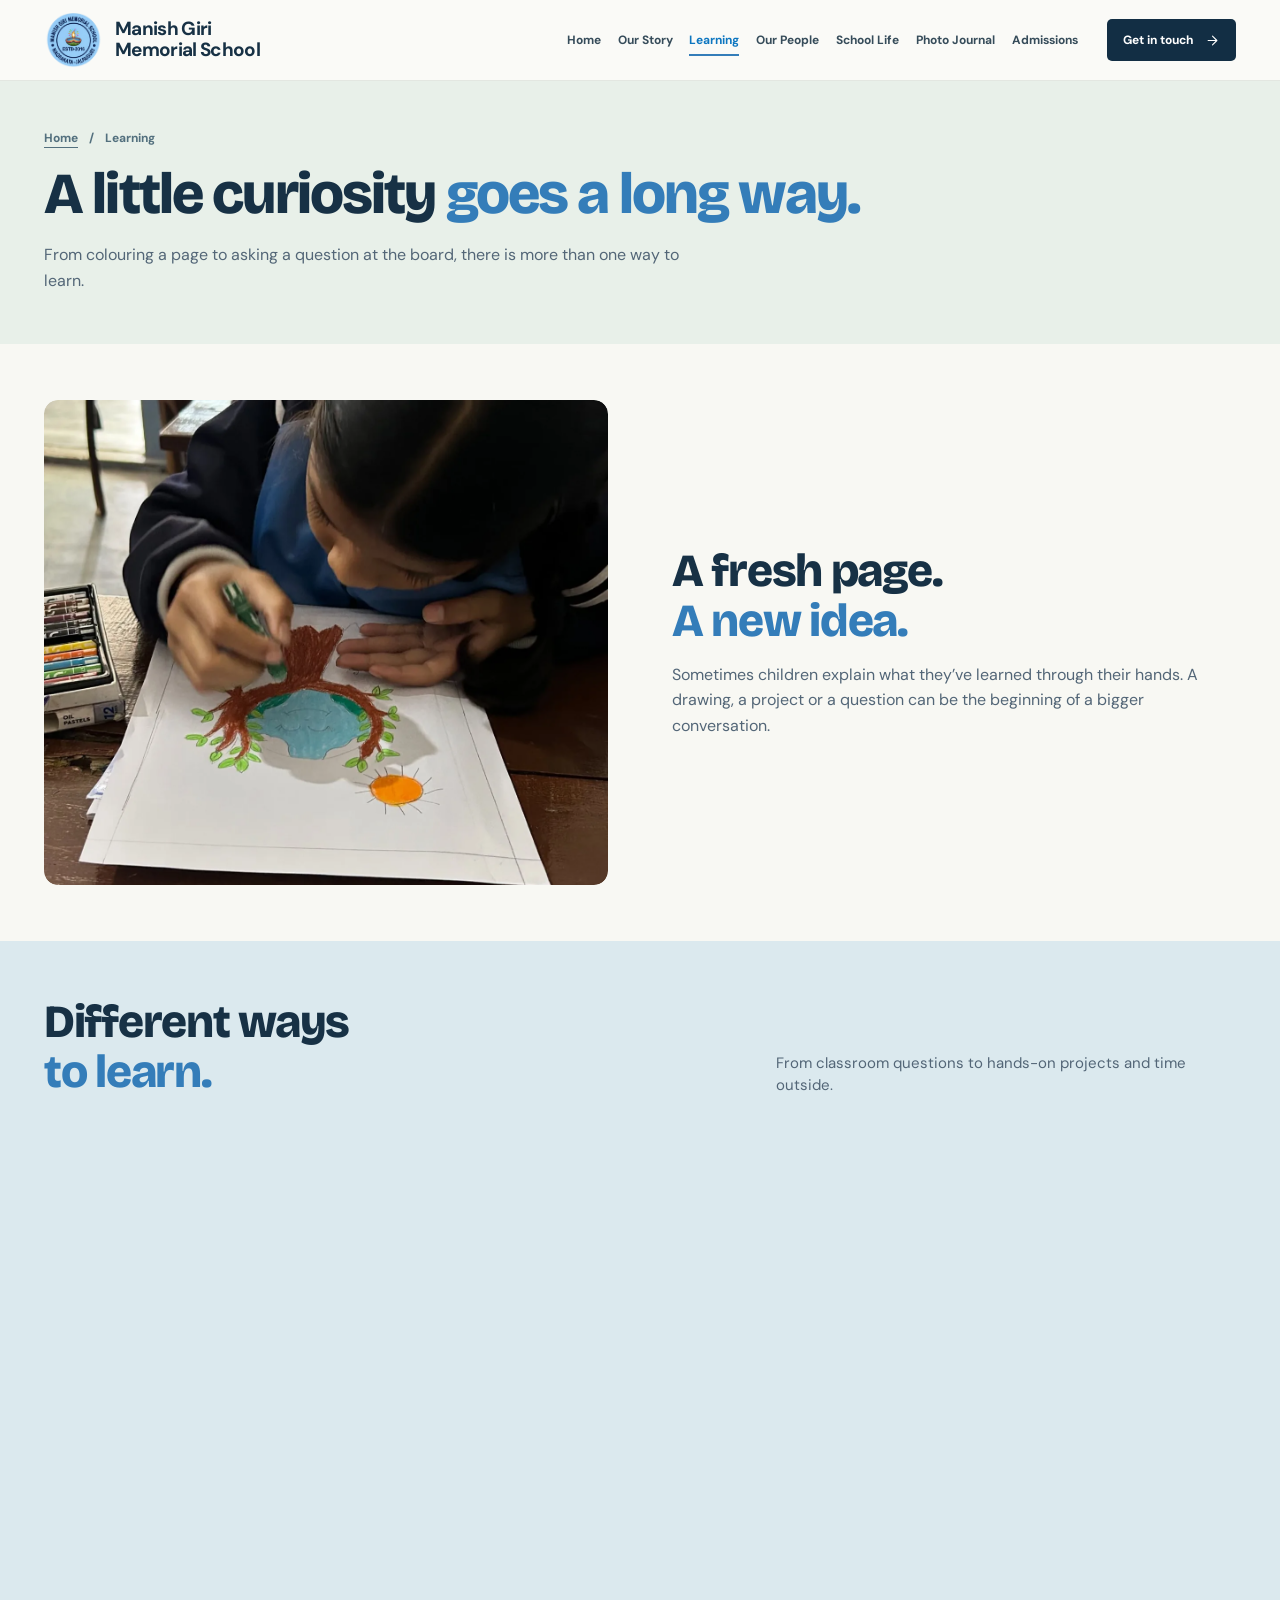
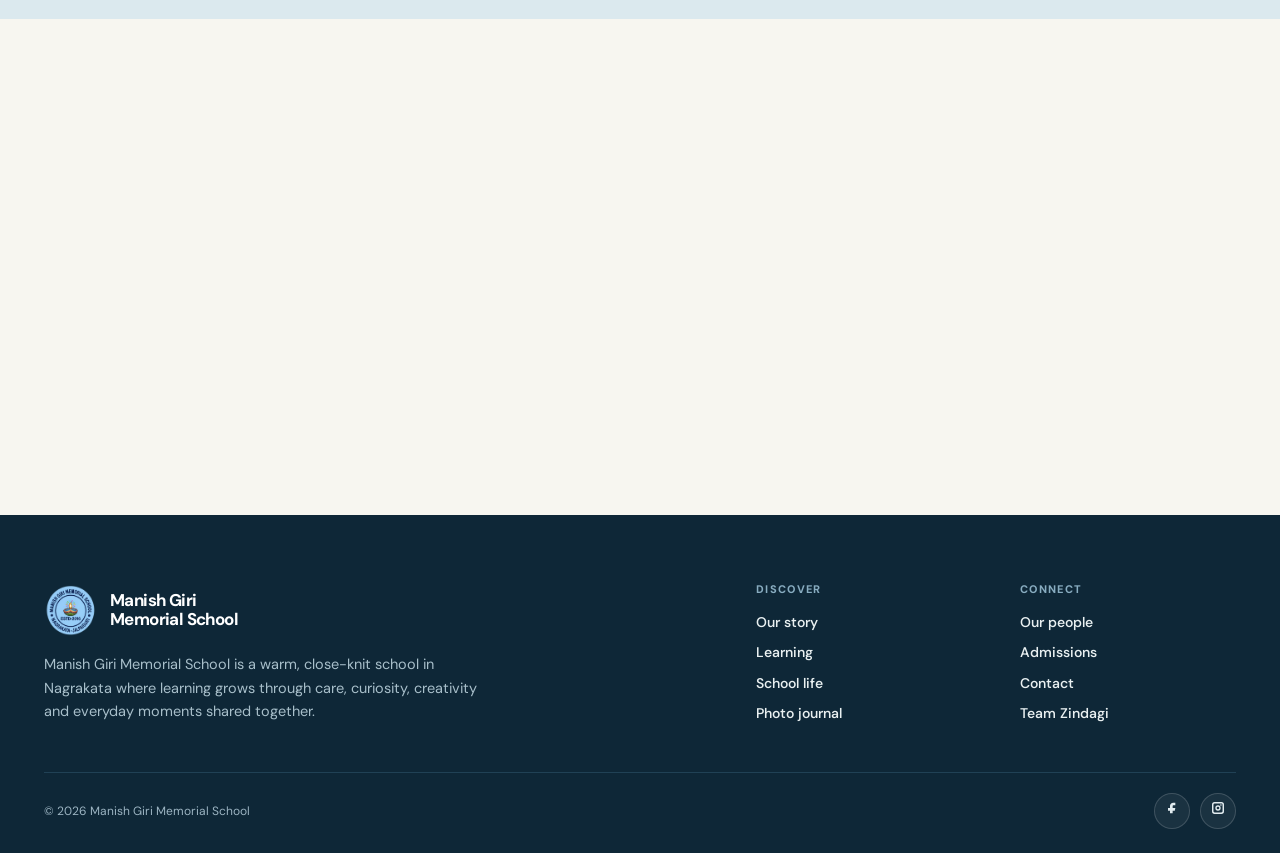
<file: learning.html>
<!DOCTYPE html>

<!DOCTYPE html>

<html id="top" lang="en">
<head>
<meta charset="utf-8"/>
<meta content="width=device-width,initial-scale=1" name="viewport"/>
<meta content="#122e44" name="theme-color"/>
<meta content="Explore creative activities, classroom learning and outdoor discovery at Manish Giri Memorial School, Nagrakata." name="description"/>
<meta content="website" property="og:type"/>
<meta content="Learning at MGM" property="og:title"/>
<meta content="Explore creative activities, classroom learning and outdoor discovery at Manish Giri Memorial School, Nagrakata." property="og:description"/>
<meta content="assets/img/home-group.webp" property="og:image"/>
<title>
   Learning at our school | Manish Giri Memorial School
  </title>
<link href="assets/brand/manish-giri-memorial-school-logo.png" rel="icon" type="image/png"/>
<link href="https://fonts.googleapis.com" rel="preconnect"/>
<link crossorigin="" href="https://fonts.gstatic.com" rel="preconnect"/>
<link href="https://fonts.googleapis.com/css2?family=Bricolage+Grotesque:opsz,wght@12..96,400;12..96,500;12..96,600;12..96,700;12..96,800&amp;family=DM+Sans:wght@400;500;600;700&amp;display=swap" rel="stylesheet"/>
<link href="assets/site.css?v=8" rel="stylesheet"/>
<script defer="" src="assets/site.js?v=8">
</script>
</head>
<body class="page-learning.html">
<header class="site-header">
<div class="shell header-inner">
<a aria-label="Manish Giri Memorial School — Home" class="identity" href="index.html">
<img alt="Manish Giri Memorial School crest" height="56" src="assets/brand/manish-giri-memorial-school-logo.png" width="56"/>
<span>
<b>Manish Giri<br/>Memorial School</b>
</span>
</a>
<nav aria-label="Main navigation" class="desktop-nav">
<a href="index.html">
      Home
     </a>
<a href="about.html">
      Our Story
     </a>
<a aria-current="page" href="learning.html">
      Learning
     </a>
<a href="teachers.html">
      Our People
     </a>
<a href="school-life.html">
      School Life
     </a>
<a href="gallery.html">
      Photo Journal
     </a>
<a href="admissions.html">
      Admissions
     </a>
</nav>
<div class="header-actions">
<a class="header-contact" href="contact.html">
      Get in touch
      <svg aria-hidden="true" fill="none" stroke="currentColor" stroke-linecap="round" stroke-linejoin="round" stroke-width="1.7" viewbox="0 0 24 24">
<path d="M5 12h14m-7-7 7 7-7 7">
</path>
</svg>
</a>
<button aria-controls="mobile-nav" aria-expanded="false" aria-label="Open menu" class="menu-trigger" type="button">
<span>
</span>
<span>
</span>
<span>
</span>
</button>
</div>
</div>
<nav aria-label="Mobile navigation" class="mobile-nav" hidden="" id="mobile-nav">
<div class="mobile-nav-grid">
<a href="index.html"><span>Home</span></a>
<a href="about.html"><span>Our Story</span></a>
<a aria-current="page" href="learning.html"><span>Learning</span></a>
<a href="teachers.html"><span>Our People</span></a>
<a href="school-life.html"><span>School Life</span></a>
<a href="gallery.html"><span>Photo Journal</span></a>
<a href="admissions.html"><span>Admissions</span></a>
<a href="contact.html"><span>Contact</span></a>
</div>
<div class="mobile-menu-bottom">
<a class="mobile-btn mobile-btn-call" href="tel:+918967206111">
<svg aria-hidden="true" fill="none" stroke="currentColor" stroke-linecap="round" stroke-linejoin="round" stroke-width="2" viewBox="0 0 24 24"><path d="M22 16.92v3a2 2 0 0 1-2.18 2 19.79 19.79 0 0 1-8.63-3.07 19.5 19.5 0 0 1-6-6 19.79 19.79 0 0 1-3.07-8.67A2 2 0 0 1 4.11 2h3a2 2 0 0 1 2 1.72 12.84 12.84 0 0 0 .7 2.81 2 2 0 0 1-.45 2.11L8.09 9.91a16 16 0 0 0 6 6l1.27-1.27a2 2 0 0 1 2.11-.45 12.84 12.84 0 0 0 2.81.7A2 2 0 0 1 22 16.92z"></path></svg>
<span>Call the school</span>
</a>
<a class="mobile-btn mobile-btn-mail" href="mailto:mgmsschool16@gmail.com">
<svg aria-hidden="true" fill="none" stroke="currentColor" stroke-linecap="round" stroke-linejoin="round" stroke-width="2" viewBox="0 0 24 24"><path d="M4 4h16c1.1 0 2 .9 2 2v12c0 1.1-.9 2-2 2H4c-1.1 0-2-.9-2-2V6c0-1.1.9-2 2-2z"></path><polyline points="22,6 12,13 2,6"></polyline></svg>
<span>Send an email</span>
</a>
</div>
</nav>
</header>
<main id="main">
<div class="intro-title">
<div class="shell">
<nav aria-label="Breadcrumb" class="breadcrumbs">
<a href="index.html">
       Home
      </a>
<span>
       /
      </span>
<span>
       Learning
      </span>
</nav>
<h1>A little curiosity <span class="line-two"><em>goes a long way.</em></span></h1>
<p>
      From colouring a page to asking a question at the board, there is more than one way to learn.
     </p>
</div>
</div>
<section class="section learn-open">
<div class="shell learn-open-grid">
<figure data-reveal="">
<img alt="A student drawing a tree and the Earth with pastels" class="" decoding="async" loading="eager" src="assets/img/learning-drawing.webp"/>
</figure>
<div data-reveal="">
<h2>
       A fresh page.
       <br/>
<em>
        A new idea.
       </em>
</h2>
<p>
       Sometimes children explain what they’ve learned through their hands. A drawing, a project or a question can be the beginning of a bigger conversation.
      </p>
</div>
</div>
</section>
<section class="section learn-features">
<div class="shell">
<div class="section-header">
<h2>
       Different ways
       <br/>
<em>
        to learn.
       </em>
</h2>
<p>
       From classroom questions to hands-on projects and time outside.
      </p>
</div>
<div class="learning-grid">
<article class="learning-entry entry-class" data-reveal="">
<div class="learning-image">
<img alt="A teacher explaining a lesson at the whiteboard with students listening" class="" decoding="async" loading="lazy" src="assets/img/learning-teaching.webp"/>
</div>
<div>
<span class="learning-step">
         In class
        </span>
<h3>
         Questions lead to ideas.
        </h3>
<p>
         Each lesson gives children room to ask, listen and build confidence together.
        </p>
</div>
</article>
<article class="learning-entry entry-making" data-reveal="">
<div class="learning-image">
<img alt="Young children holding up leaves arranged on tree drawings" class="" decoding="async" loading="lazy" src="assets/img/learning-leaves.webp"/>
</div>
<div>
<span class="learning-step">
         Making
        </span>
<h3>
         We learn by making things.
        </h3>
<p>
         Small projects help children explore, create and understand ideas with their hands.
        </p>
</div>
</article>
<article class="learning-entry entry-outdoors" data-reveal="">
<div class="learning-image">
<img alt="MGM pupil kneeling beside a plant and working with soil" class="" decoding="async" loading="lazy" src="assets/img/learning-gardening.webp"/>
</div>
<div>
<span class="learning-step">
         Outdoors
        </span>
<h3>
         Learning with nature.
        </h3>
<p>
         Gardening moments help children notice growth, practise patience and care for living things.
        </p>
</div>
</article>
</div>
</div>
</section>
<section class="section learn-note">
<div class="shell learn-note-grid">
<div data-reveal="">
<h2>Ask them what <span class="line-two"><em>surprised them.</em></span></h2>
<p>
       A simple question at the end of a school day can lead to a lovely conversation at home.
      </p>
</div>
<figure data-reveal="">
<img alt="MGM pupils outdoors displaying their drawings about nature" class="" decoding="async" loading="lazy" src="assets/img/learning-artwork.webp"/>
</figure>
</div>
</section>
</main>
<footer class="footer" id="footer">
<div class="shell">
<div class="footer-main">
<div class="footer-brand">
<a aria-label="Manish Giri Memorial School — Home" class="identity" href="index.html">
<img alt="Manish Giri Memorial School crest" height="56" src="assets/brand/manish-giri-memorial-school-logo.png" width="56"/>
<span><b>Manish Giri<br/>Memorial School</b></span>
</a>
<p>Manish Giri Memorial School is a warm, close-knit school in Nagrakata where learning grows through care, curiosity, creativity and everyday moments shared together.</p>
</div>
<div class="footer-nav">
<div class="footer-col">
<h2>Discover</h2>
<a href="about.html">Our story</a>
<a href="learning.html">Learning</a>
<a href="school-life.html">School life</a>
<a href="gallery.html">Photo journal</a>
</div>
<div class="footer-col">
<h2>Connect</h2>
<a href="teachers.html">Our people</a>
<a href="admissions.html">Admissions</a>
<a href="contact.html">Contact</a>
<a href="https://www.instagram.com/__teamzindagi/" rel="noopener noreferrer" target="_blank">Team Zindagi</a>
</div>
</div>
</div>
<div class="footer-bottom">
<span class="copyright-text">© <span id="copyright-year">2026</span> Manish Giri Memorial School</span>
<div class="footer-social icon-social">
<a aria-label="Manish Giri Memorial School on Facebook" href="https://www.facebook.com/p/Manish-Giri-Memorial-School-100067929506143/" rel="noopener noreferrer" target="_blank">
<svg aria-hidden="true" viewbox="0 0 24 24"><path d="M14 8h3V4h-3c-3 0-5 2-5 5v3H6v4h3v4h4v-4h3.2l.8-4H13V9c0-.7.3-1 1-1Z" fill="currentColor"></path></svg>
<span class="sr-only">Facebook</span>
</a>
<a aria-label="Manish Giri Memorial School on Instagram" href="https://www.instagram.com/mgmschool2016/" rel="noopener noreferrer" target="_blank">
<svg aria-hidden="true" viewbox="0 0 24 24"><path d="M7 3h10a4 4 0 0 1 4 4v10a4 4 0 0 1-4 4H7a4 4 0 0 1-4-4V7a4 4 0 0 1 4-4Zm0 2.2A1.8 1.8 0 0 0 5.2 7v10c0 1 .8 1.8 1.8 1.8h10c1 0 1.8-.8 1.8-1.8V7c0-1-.8-1.8-1.8-1.8H7Zm9.4 1.2a1.2 1.2 0 1 1 0 2.4 1.2 1.2 0 0 1 0-2.4ZM12 8a4 4 0 1 1 0 8 4 4 0 0 1 0-8Zm0 2a2 2 0 1 0 0 4 2 2 0 0 0 0-4Z" fill="currentColor"></path></svg>
<span class="sr-only">Instagram</span>
</a>
</div>
</div>
</div>
</footer>
</body>
</html>
</file>
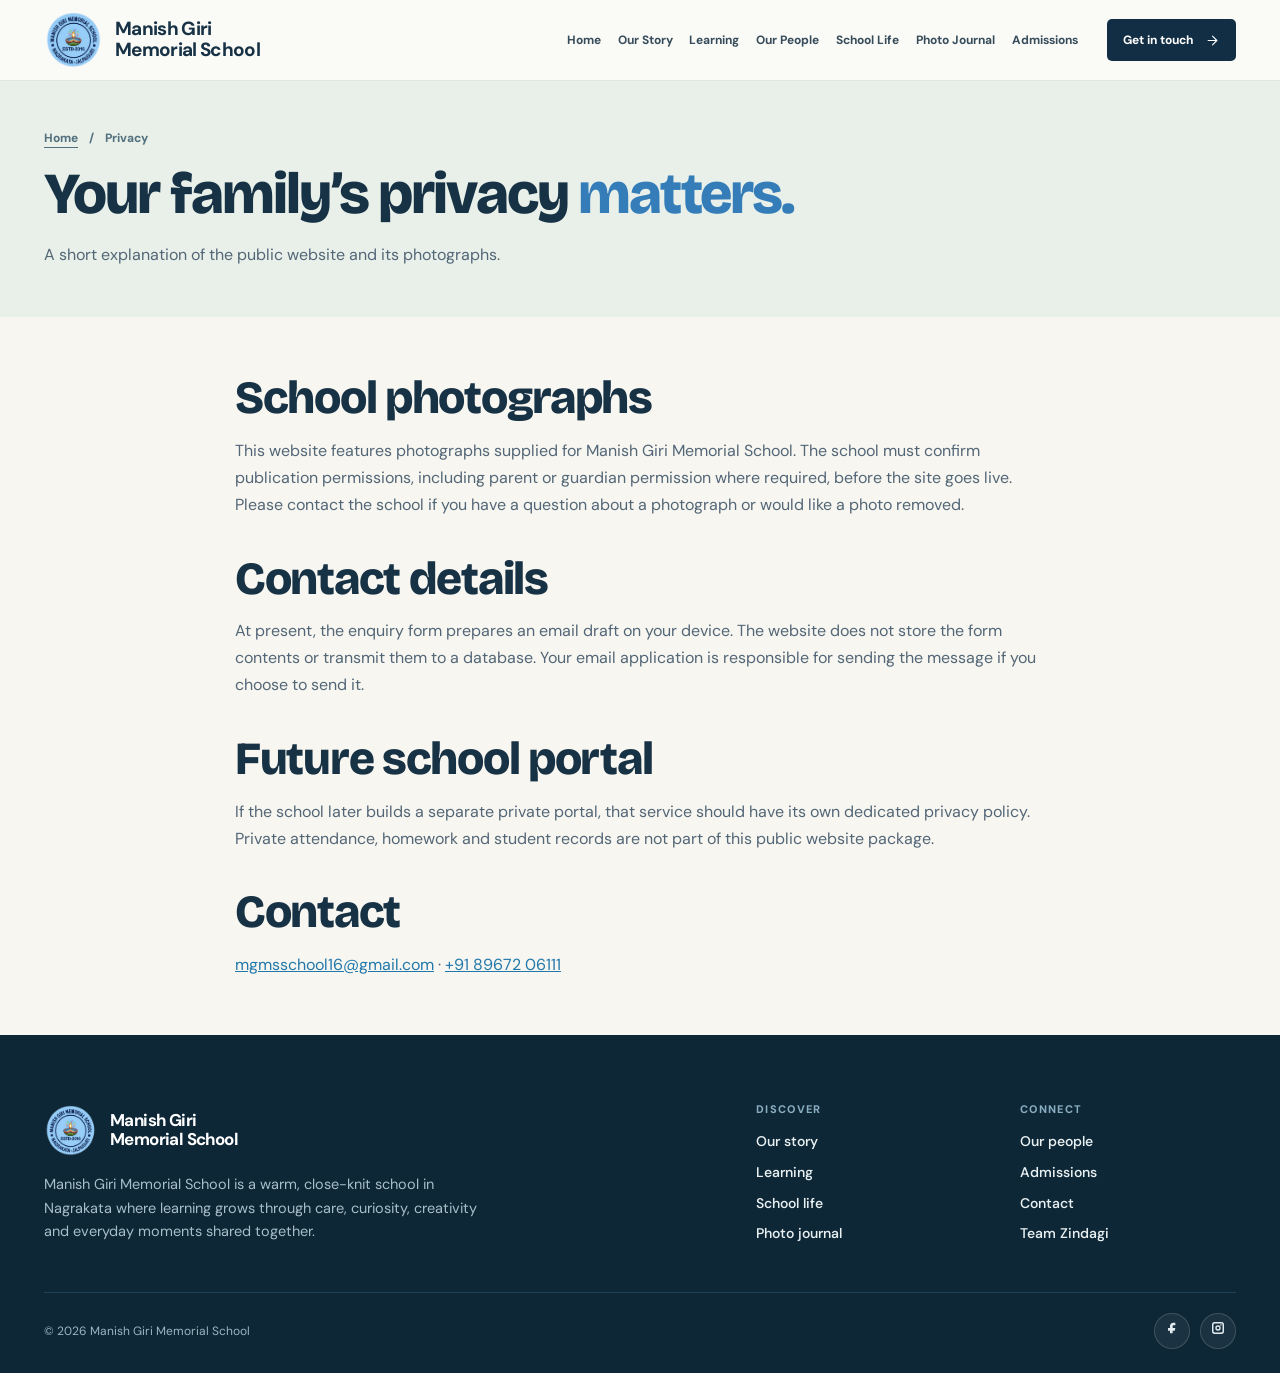
<file: privacy.html>
<!DOCTYPE html>

<html id="top" lang="en"><head><meta charset="utf-8"/><meta content="width=device-width,initial-scale=1" name="viewport"/><meta content="#122e44" name="theme-color"/><meta content="Privacy, photographs and contact information for the MGM School public website." name="description"/><meta content="website" property="og:type"/><meta content="Privacy &amp; Photographs" property="og:title"/><meta content="Privacy, photographs and contact information for the MGM School public website." property="og:description"/><meta content="assets/img/home-group.webp" property="og:image"/><title>Privacy &amp; Photographs | Manish Giri Memorial School</title><link href="assets/brand/manish-giri-memorial-school-logo.png" rel="icon" type="image/png"/><link href="https://fonts.googleapis.com" rel="preconnect"/><link crossorigin="" href="https://fonts.gstatic.com" rel="preconnect"/><link href="https://fonts.googleapis.com/css2?family=Bricolage+Grotesque:opsz,wght@12..96,400;12..96,500;12..96,600;12..96,700;12..96,800&amp;family=DM+Sans:wght@400;500;600;700&amp;display=swap" rel="stylesheet"/><link href="assets/site.css?v=8" rel="stylesheet"/><script defer="" src="assets/site.js?v=8"></script></head><body class="page-privacy.html"><header class="site-header"><div class="shell header-inner"><a aria-label="Manish Giri Memorial School — Home" class="identity" href="index.html"><img alt="Manish Giri Memorial School crest" height="56" src="assets/brand/manish-giri-memorial-school-logo.png" width="56"/><span><b>Manish Giri<br/>Memorial School</b></span></a><nav aria-label="Main navigation" class="desktop-nav"><a href="index.html">Home</a><a href="about.html">Our Story</a><a href="learning.html">Learning</a><a href="teachers.html">Our People</a><a href="school-life.html">School Life</a><a href="gallery.html">Photo Journal</a><a href="admissions.html">Admissions</a></nav><div class="header-actions"><a class="header-contact" href="contact.html">Get in touch <svg aria-hidden="true" fill="none" stroke="currentColor" stroke-linecap="round" stroke-linejoin="round" stroke-width="1.7" viewbox="0 0 24 24"><path d="M5 12h14m-7-7 7 7-7 7"></path></svg></a><button aria-controls="mobile-nav" aria-expanded="false" aria-label="Open menu" class="menu-trigger" type="button"><span></span><span></span><span></span></button></div></div><nav aria-label="Mobile navigation" class="mobile-nav" hidden="" id="mobile-nav">
<div class="mobile-nav-grid">
<a href="index.html"><span>Home</span></a>
<a href="about.html"><span>Our Story</span></a>
<a href="learning.html"><span>Learning</span></a>
<a href="teachers.html"><span>Our People</span></a>
<a href="school-life.html"><span>School Life</span></a>
<a href="gallery.html"><span>Photo Journal</span></a>
<a href="admissions.html"><span>Admissions</span></a>
<a href="contact.html"><span>Contact</span></a>
</div>
<div class="mobile-menu-bottom">
<a class="mobile-btn mobile-btn-call" href="tel:+918967206111">
<svg aria-hidden="true" fill="none" stroke="currentColor" stroke-linecap="round" stroke-linejoin="round" stroke-width="2" viewBox="0 0 24 24"><path d="M22 16.92v3a2 2 0 0 1-2.18 2 19.79 19.79 0 0 1-8.63-3.07 19.5 19.5 0 0 1-6-6 19.79 19.79 0 0 1-3.07-8.67A2 2 0 0 1 4.11 2h3a2 2 0 0 1 2 1.72 12.84 12.84 0 0 0 .7 2.81 2 2 0 0 1-.45 2.11L8.09 9.91a16 16 0 0 0 6 6l1.27-1.27a2 2 0 0 1 2.11-.45 12.84 12.84 0 0 0 2.81.7A2 2 0 0 1 22 16.92z"></path></svg>
<span>Call the school</span>
</a>
<a class="mobile-btn mobile-btn-mail" href="mailto:mgmsschool16@gmail.com">
<svg aria-hidden="true" fill="none" stroke="currentColor" stroke-linecap="round" stroke-linejoin="round" stroke-width="2" viewBox="0 0 24 24"><path d="M4 4h16c1.1 0 2 .9 2 2v12c0 1.1-.9 2-2 2H4c-1.1 0-2-.9-2-2V6c0-1.1.9-2 2-2z"></path><polyline points="22,6 12,13 2,6"></polyline></svg>
<span>Send an email</span>
</a>
</div>
</nav></header><main id="main"><div class="intro-title"><div class="shell"><nav aria-label="Breadcrumb" class="breadcrumbs"><a href="index.html">Home</a><span>/</span><span>Privacy</span></nav><h1>Your family’s privacy <em>matters.</em></h1><p>A short explanation of the public website and its photographs.</p></div></div><section class="section"><div class="shell reading-page"><h2>School photographs</h2><p>This website features photographs supplied for Manish Giri Memorial School. The school must confirm publication permissions, including parent or guardian permission where required, before the site goes live. Please contact the school if you have a question about a photograph or would like a photo removed.</p><h2>Contact details</h2><p>At present, the enquiry form prepares an email draft on your device. The website does not store the form contents or transmit them to a database. Your email application is responsible for sending the message if you choose to send it.</p><h2>Future school portal</h2><p>If the school later builds a separate private portal, that service should have its own dedicated privacy policy. Private attendance, homework and student records are not part of this public website package.</p><h2>Contact</h2><p><a href="mailto:mgmsschool16@gmail.com">mgmsschool16@gmail.com</a> · <a href="tel:+918967206111">+91 89672 06111</a></p></div></section></main><footer class="footer" id="footer">
<div class="shell">
<div class="footer-main">
<div class="footer-brand">
<a aria-label="Manish Giri Memorial School — Home" class="identity" href="index.html">
<img alt="Manish Giri Memorial School crest" height="56" src="assets/brand/manish-giri-memorial-school-logo.png" width="56"/>
<span><b>Manish Giri<br/>Memorial School</b></span>
</a>
<p>Manish Giri Memorial School is a warm, close-knit school in Nagrakata where learning grows through care, curiosity, creativity and everyday moments shared together.</p>
</div>
<div class="footer-nav">
<div class="footer-col">
<h2>Discover</h2>
<a href="about.html">Our story</a>
<a href="learning.html">Learning</a>
<a href="school-life.html">School life</a>
<a href="gallery.html">Photo journal</a>
</div>
<div class="footer-col">
<h2>Connect</h2>
<a href="teachers.html">Our people</a>
<a href="admissions.html">Admissions</a>
<a href="contact.html">Contact</a>
<a href="https://www.instagram.com/__teamzindagi/" rel="noopener noreferrer" target="_blank">Team Zindagi</a>
</div>
</div>
</div>
<div class="footer-bottom">
<span class="copyright-text">© <span id="copyright-year">2026</span> Manish Giri Memorial School</span>
<div class="footer-social icon-social">
<a aria-label="Manish Giri Memorial School on Facebook" href="https://www.facebook.com/p/Manish-Giri-Memorial-School-100067929506143/" rel="noopener noreferrer" target="_blank">
<svg aria-hidden="true" viewbox="0 0 24 24"><path d="M14 8h3V4h-3c-3 0-5 2-5 5v3H6v4h3v4h4v-4h3.2l.8-4H13V9c0-.7.3-1 1-1Z" fill="currentColor"></path></svg>
<span class="sr-only">Facebook</span>
</a>
<a aria-label="Manish Giri Memorial School on Instagram" href="https://www.instagram.com/mgmschool2016/" rel="noopener noreferrer" target="_blank">
<svg aria-hidden="true" viewbox="0 0 24 24"><path d="M7 3h10a4 4 0 0 1 4 4v10a4 4 0 0 1-4 4H7a4 4 0 0 1-4-4V7a4 4 0 0 1 4-4Zm0 2.2A1.8 1.8 0 0 0 5.2 7v10c0 1 .8 1.8 1.8 1.8h10c1 0 1.8-.8 1.8-1.8V7c0-1-.8-1.8-1.8-1.8H7Zm9.4 1.2a1.2 1.2 0 1 1 0 2.4 1.2 1.2 0 0 1 0-2.4ZM12 8a4 4 0 1 1 0 8 4 4 0 0 1 0-8Zm0 2a2 2 0 1 0 0 4 2 2 0 0 0 0-4Z" fill="currentColor"></path></svg>
<span class="sr-only">Instagram</span>
</a>
</div>
</div>
</div>
</footer></body></html>
</file>
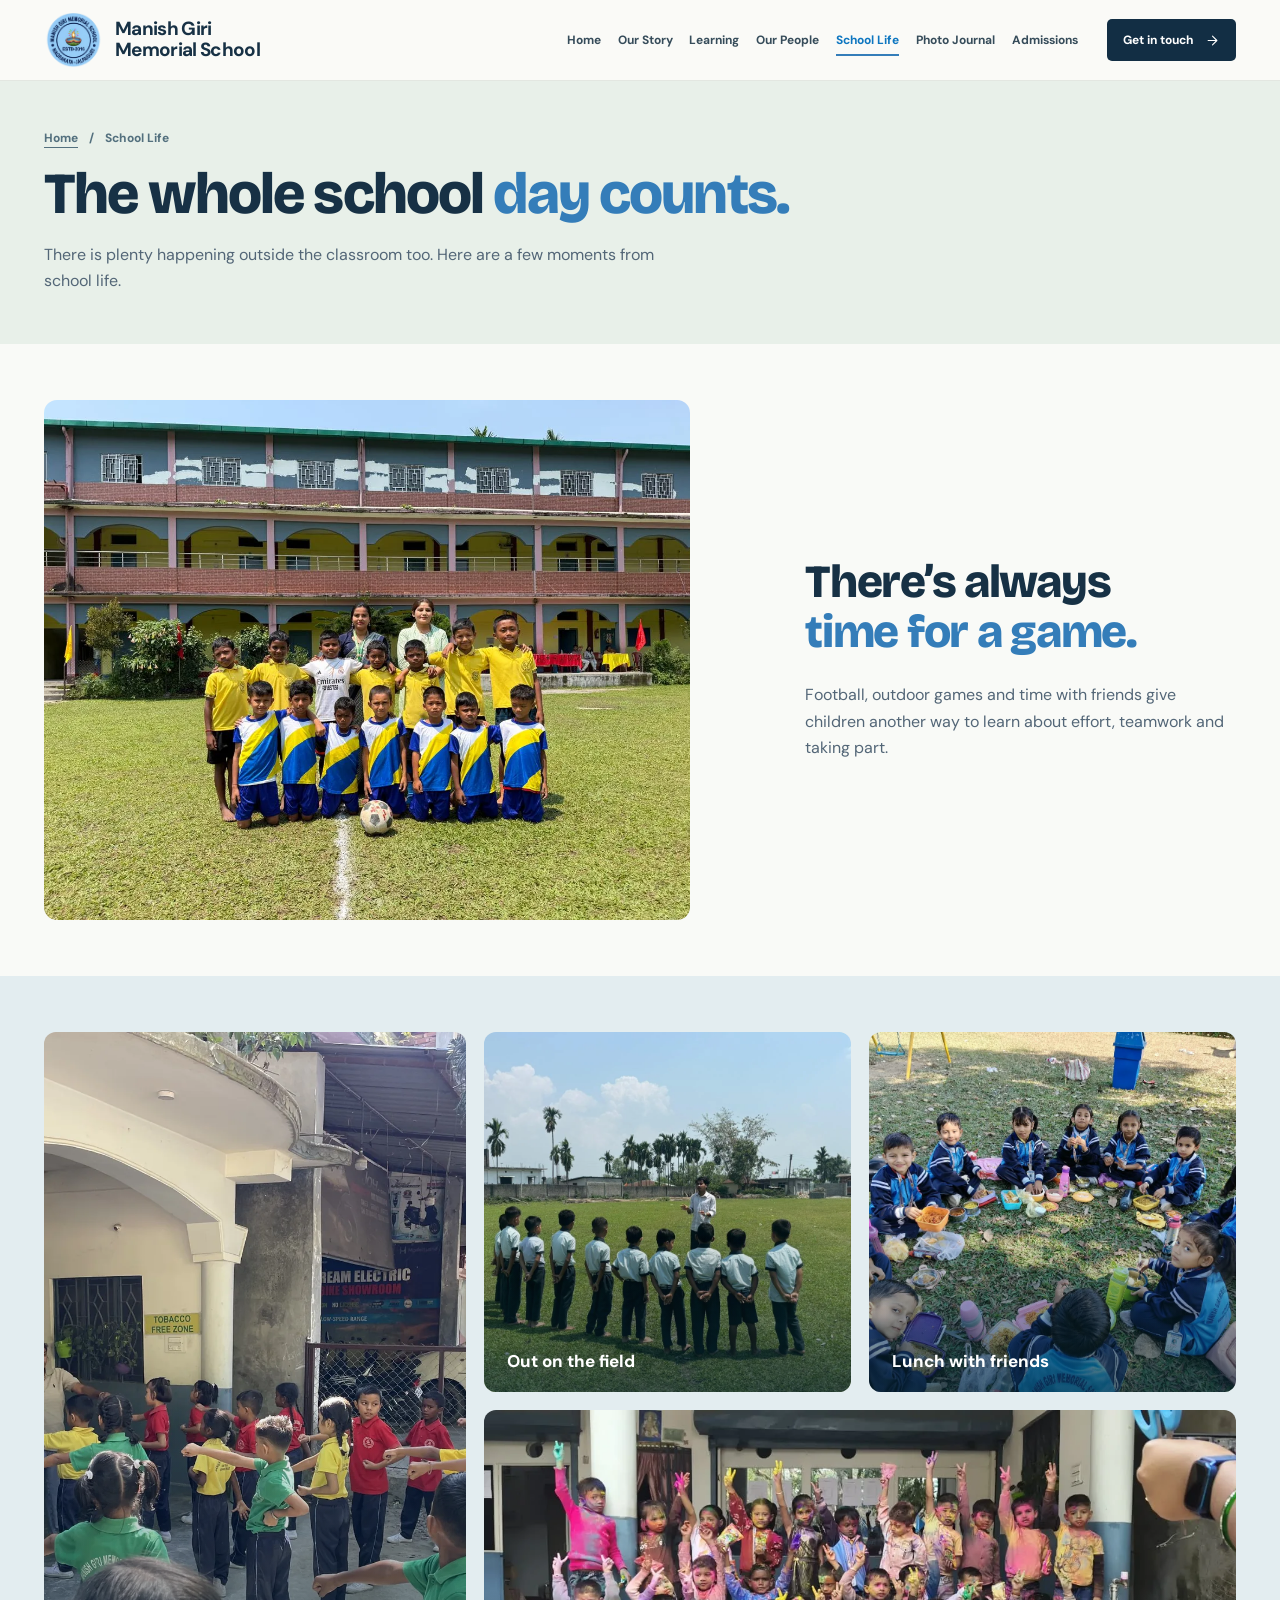
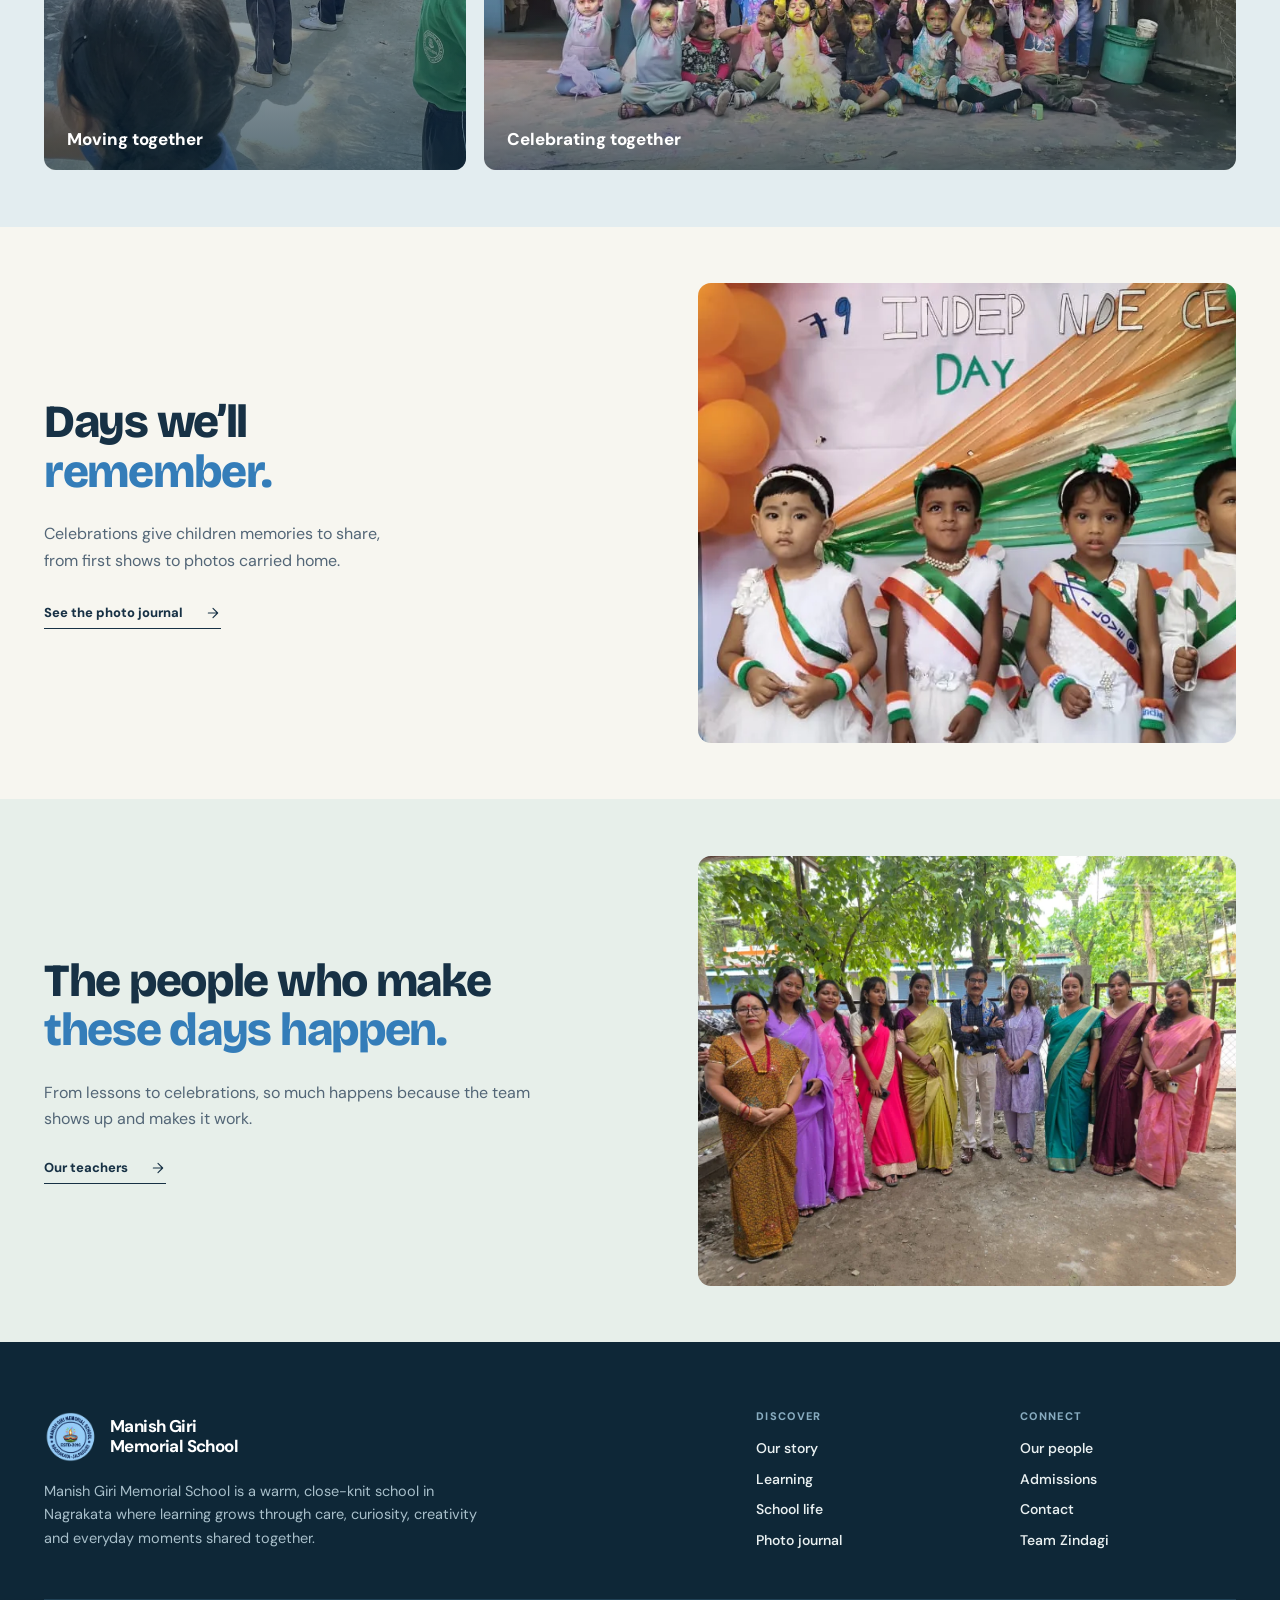
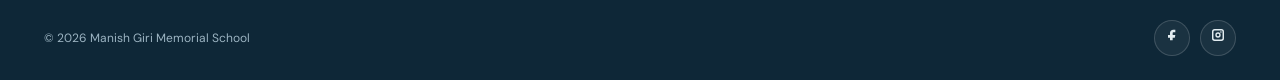
<file: school-life.html>
<!DOCTYPE html>

<html id="top" lang="en"><head><meta charset="utf-8"/><meta content="width=device-width,initial-scale=1" name="viewport"/><meta content="#122e44" name="theme-color"/><meta content="See sports, celebrations, activities and candid everyday school life at MGM in Nagrakata." name="description"/><meta content="website" property="og:type"/><meta content="School Life" property="og:title"/><meta content="See sports, celebrations, activities and candid everyday school life at MGM in Nagrakata." property="og:description"/><meta content="assets/img/home-group.webp" property="og:image"/><title>School Life | Manish Giri Memorial School</title><link href="assets/brand/manish-giri-memorial-school-logo.png" rel="icon" type="image/png"/><link href="https://fonts.googleapis.com" rel="preconnect"/><link crossorigin="" href="https://fonts.gstatic.com" rel="preconnect"/><link href="https://fonts.googleapis.com/css2?family=Bricolage+Grotesque:opsz,wght@12..96,400;12..96,500;12..96,600;12..96,700;12..96,800&amp;family=DM+Sans:wght@400;500;600;700&amp;display=swap" rel="stylesheet"/><link href="assets/site.css?v=8" rel="stylesheet"/><script defer="" src="assets/site.js?v=8"></script></head><body class="page-school-life.html"><header class="site-header"><div class="shell header-inner"><a aria-label="Manish Giri Memorial School — Home" class="identity" href="index.html"><img alt="Manish Giri Memorial School crest" height="56" src="assets/brand/manish-giri-memorial-school-logo.png" width="56"/><span><b>Manish Giri<br/>Memorial School</b></span></a><nav aria-label="Main navigation" class="desktop-nav"><a href="index.html">Home</a><a href="about.html">Our Story</a><a href="learning.html">Learning</a><a href="teachers.html">Our People</a><a aria-current="page" href="school-life.html">School Life</a><a href="gallery.html">Photo Journal</a><a href="admissions.html">Admissions</a></nav><div class="header-actions"><a class="header-contact" href="contact.html">Get in touch <svg aria-hidden="true" fill="none" stroke="currentColor" stroke-linecap="round" stroke-linejoin="round" stroke-width="1.7" viewbox="0 0 24 24"><path d="M5 12h14m-7-7 7 7-7 7"></path></svg></a><button aria-controls="mobile-nav" aria-expanded="false" aria-label="Open menu" class="menu-trigger" type="button"><span></span><span></span><span></span></button></div></div><nav aria-label="Mobile navigation" class="mobile-nav" hidden="" id="mobile-nav">
<div class="mobile-nav-grid">
<a href="index.html"><span>Home</span></a>
<a href="about.html"><span>Our Story</span></a>
<a href="learning.html"><span>Learning</span></a>
<a href="teachers.html"><span>Our People</span></a>
<a aria-current="page" href="school-life.html"><span>School Life</span></a>
<a href="gallery.html"><span>Photo Journal</span></a>
<a href="admissions.html"><span>Admissions</span></a>
<a href="contact.html"><span>Contact</span></a>
</div>
<div class="mobile-menu-bottom">
<a class="mobile-btn mobile-btn-call" href="tel:+918967206111">
<svg aria-hidden="true" fill="none" stroke="currentColor" stroke-linecap="round" stroke-linejoin="round" stroke-width="2" viewBox="0 0 24 24"><path d="M22 16.92v3a2 2 0 0 1-2.18 2 19.79 19.79 0 0 1-8.63-3.07 19.5 19.5 0 0 1-6-6 19.79 19.79 0 0 1-3.07-8.67A2 2 0 0 1 4.11 2h3a2 2 0 0 1 2 1.72 12.84 12.84 0 0 0 .7 2.81 2 2 0 0 1-.45 2.11L8.09 9.91a16 16 0 0 0 6 6l1.27-1.27a2 2 0 0 1 2.11-.45 12.84 12.84 0 0 0 2.81.7A2 2 0 0 1 22 16.92z"></path></svg>
<span>Call the school</span>
</a>
<a class="mobile-btn mobile-btn-mail" href="mailto:mgmsschool16@gmail.com">
<svg aria-hidden="true" fill="none" stroke="currentColor" stroke-linecap="round" stroke-linejoin="round" stroke-width="2" viewBox="0 0 24 24"><path d="M4 4h16c1.1 0 2 .9 2 2v12c0 1.1-.9 2-2 2H4c-1.1 0-2-.9-2-2V6c0-1.1.9-2 2-2z"></path><polyline points="22,6 12,13 2,6"></polyline></svg>
<span>Send an email</span>
</a>
</div>
</nav></header><main id="main"><div class="intro-title"><div class="shell"><nav aria-label="Breadcrumb" class="breadcrumbs"><a href="index.html">Home</a><span>/</span><span>School Life</span></nav><h1>The whole school <span class="line-two"><em>day counts.</em></span></h1><p>There is plenty happening outside the classroom too. Here are a few moments from school life.</p></div></div><section class="section life-intro"><div class="shell life-feature"><figure><img alt="School football team on the sports field" class="" decoding="async" loading="eager" src="assets/img/life-football.webp"/></figure><div class="life-feature-copy"><h2>There’s always<br/><em>time for a game.</em></h2><p>Football, outdoor games and time with friends give children another way to learn about effort, teamwork and taking part.</p></div></div></section>
<section class="section life-gallery"><div class="shell"><div class="life-mosaic"><figure class="life-item large"><img alt="Children practising coordinated movement and physical exercise outside school" class="" decoding="async" loading="lazy" src="assets/img/life-training.webp"/><figcaption>Moving together</figcaption></figure><figure class="life-item short"><img alt="Children taking part in a physical activity on a grass playing field" class="" decoding="async" loading="lazy" src="assets/img/life-field.webp"/><figcaption>Out on the field</figcaption></figure><figure class="life-item short"><img alt="MGM School children sharing lunch outdoors" class="" decoding="async" loading="lazy" src="assets/img/life-picnic.webp"/><figcaption>Lunch with friends</figcaption></figure><figure class="life-item wide"><img alt="MGM School children covered with festival colours in a school celebration" class="" decoding="async" loading="lazy" src="assets/img/life-holi.webp"/><figcaption>Celebrating together</figcaption></figure></div></div></section>
<section class="section life-last"><div class="shell life-last-grid"><div><h2>Days we’ll<br/><em>remember.</em></h2><p class="days-lead"><span class="lead-line">Celebrations give children memories to share,</span><span class="lead-line">from first shows to photos carried home.</span></p><a class="text-link" href="gallery.html"><span>See the photo journal</span><svg aria-hidden="true" fill="none" stroke="currentColor" stroke-linecap="round" stroke-linejoin="round" stroke-width="1.7" viewbox="0 0 24 24"><path d="M5 12h14m-7-7 7 7-7 7"></path></svg></a></div><figure><img alt="MGM pupils dressed for an Independence Day school celebration" class="" decoding="async" loading="lazy" src="assets/img/life-culture.webp"/></figure></div></section>
<section class="section life-staff"><div class="shell life-staff-grid"><figure><img alt="MGM staff members wearing colourful traditional clothes together outdoors" class="" decoding="async" loading="lazy" src="assets/img/life-team.webp"/></figure><div><h2>The people who make<br/><em>these days happen.</em></h2><p>From lessons to celebrations, so much happens because the team shows up and makes it work.</p><a class="text-link" href="teachers.html"><span>Our teachers</span><svg aria-hidden="true" fill="none" stroke="currentColor" stroke-linecap="round" stroke-linejoin="round" stroke-width="1.7" viewbox="0 0 24 24"><path d="M5 12h14m-7-7 7 7-7 7"></path></svg></a></div></div></section></main><footer class="footer" id="footer">
<div class="shell">
<div class="footer-main">
<div class="footer-brand">
<a aria-label="Manish Giri Memorial School — Home" class="identity" href="index.html">
<img alt="Manish Giri Memorial School crest" height="56" src="assets/brand/manish-giri-memorial-school-logo.png" width="56"/>
<span><b>Manish Giri<br/>Memorial School</b></span>
</a>
<p>Manish Giri Memorial School is a warm, close-knit school in Nagrakata where learning grows through care, curiosity, creativity and everyday moments shared together.</p>
</div>
<div class="footer-nav">
<div class="footer-col">
<h2>Discover</h2>
<a href="about.html">Our story</a>
<a href="learning.html">Learning</a>
<a href="school-life.html">School life</a>
<a href="gallery.html">Photo journal</a>
</div>
<div class="footer-col">
<h2>Connect</h2>
<a href="teachers.html">Our people</a>
<a href="admissions.html">Admissions</a>
<a href="contact.html">Contact</a>
<a href="https://www.instagram.com/__teamzindagi/" rel="noopener noreferrer" target="_blank">Team Zindagi</a>
</div>
</div>
</div>
<div class="footer-bottom">
<span class="copyright-text">© <span id="copyright-year">2026</span> Manish Giri Memorial School</span>
<div class="footer-social icon-social">
<a aria-label="Manish Giri Memorial School on Facebook" href="https://www.facebook.com/p/Manish-Giri-Memorial-School-100067929506143/" rel="noopener noreferrer" target="_blank">
<svg aria-hidden="true" viewbox="0 0 24 24"><path d="M14 8h3V4h-3c-3 0-5 2-5 5v3H6v4h3v4h4v-4h3.2l.8-4H13V9c0-.7.3-1 1-1Z" fill="currentColor"></path></svg>
<span class="sr-only">Facebook</span>
</a>
<a aria-label="Manish Giri Memorial School on Instagram" href="https://www.instagram.com/mgmschool2016/" rel="noopener noreferrer" target="_blank">
<svg aria-hidden="true" viewbox="0 0 24 24"><path d="M7 3h10a4 4 0 0 1 4 4v10a4 4 0 0 1-4 4H7a4 4 0 0 1-4-4V7a4 4 0 0 1 4-4Zm0 2.2A1.8 1.8 0 0 0 5.2 7v10c0 1 .8 1.8 1.8 1.8h10c1 0 1.8-.8 1.8-1.8V7c0-1-.8-1.8-1.8-1.8H7Zm9.4 1.2a1.2 1.2 0 1 1 0 2.4 1.2 1.2 0 0 1 0-2.4ZM12 8a4 4 0 1 1 0 8 4 4 0 0 1 0-8Zm0 2a2 2 0 1 0 0 4 2 2 0 0 0 0-4Z" fill="currentColor"></path></svg>
<span class="sr-only">Instagram</span>
</a>
</div>
</div>
</div>
</footer></body></html>
</file>
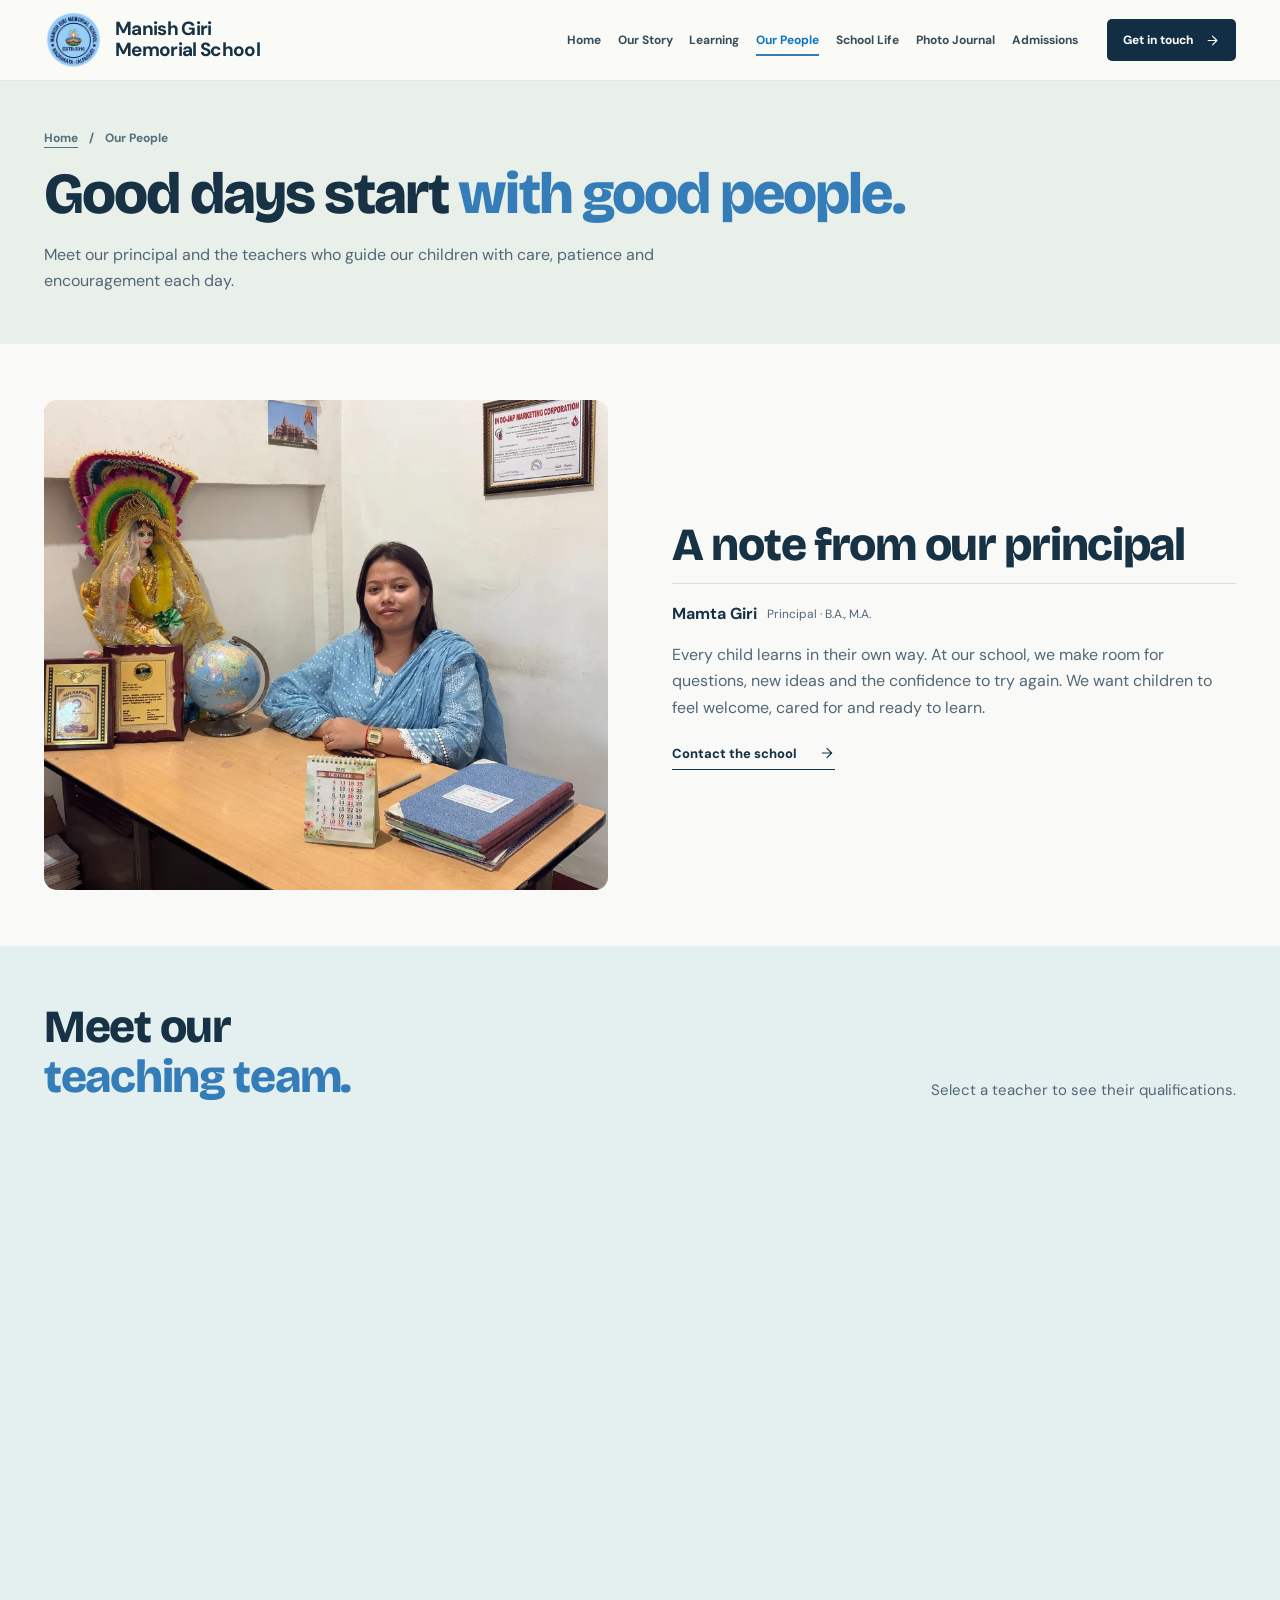
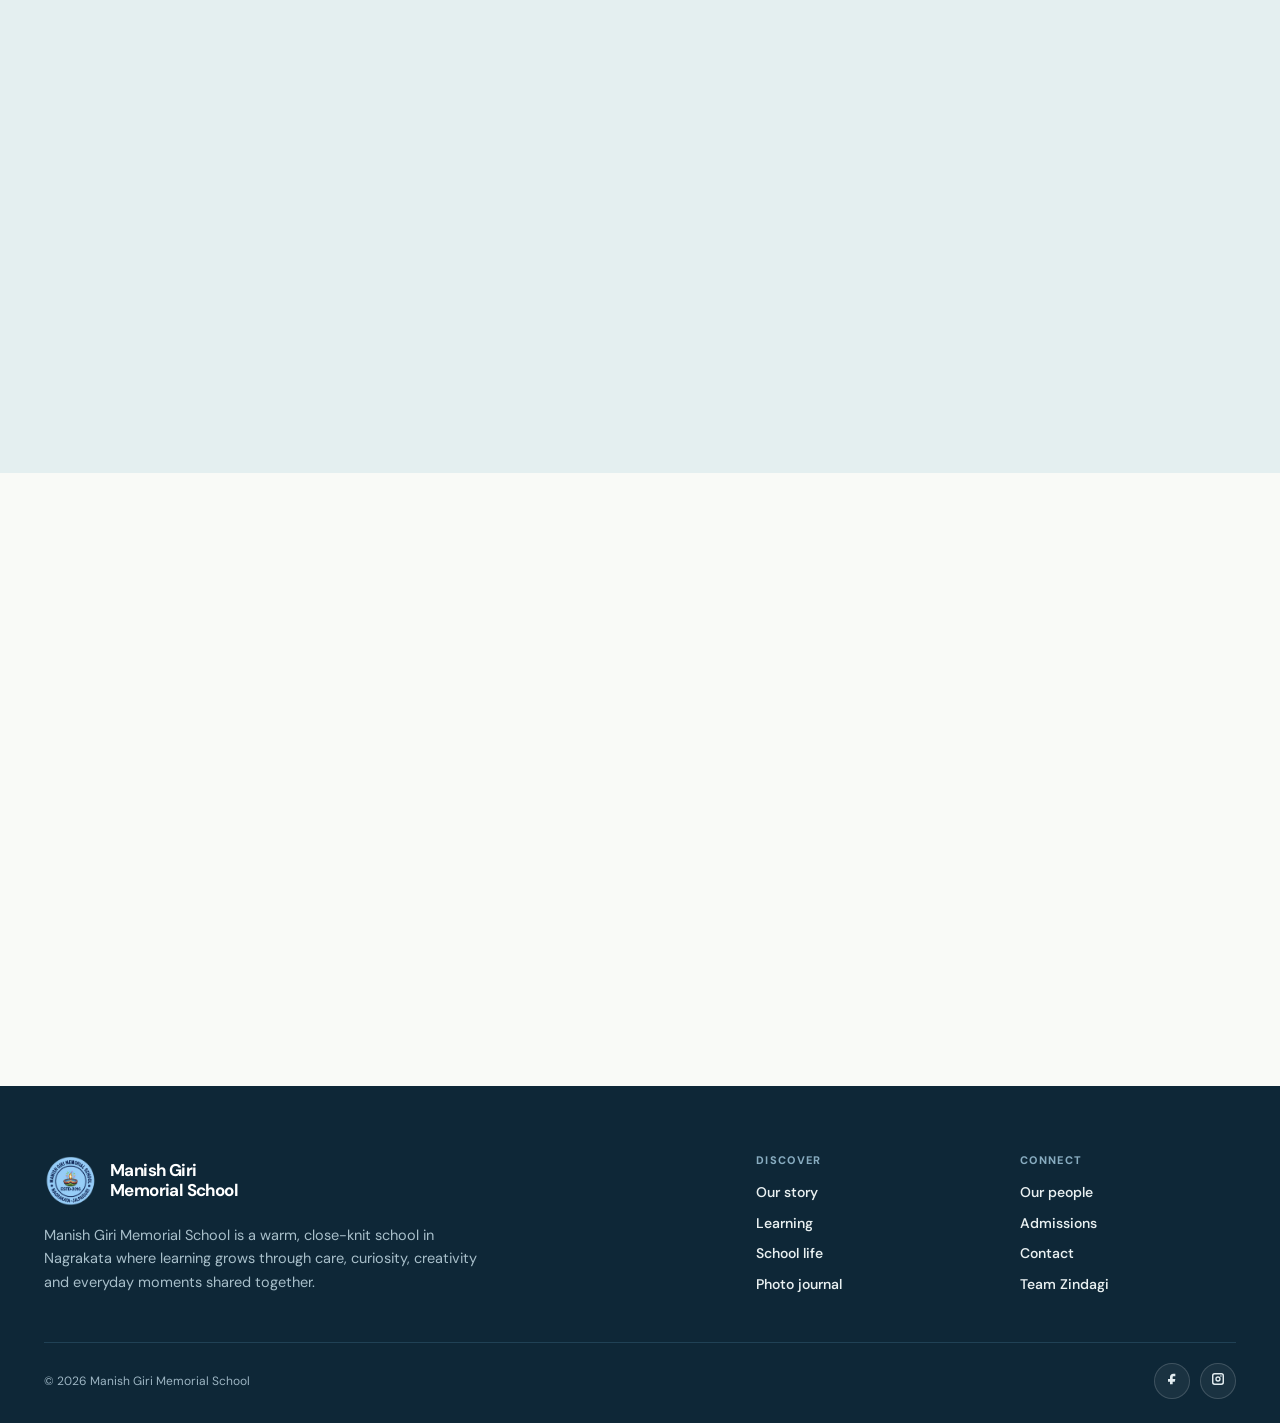
<file: teachers.html>
<!DOCTYPE html>

<!DOCTYPE html>

<html id="top" lang="en">
<head>
<meta charset="utf-8"/>
<meta content="width=device-width,initial-scale=1" name="viewport"/>
<meta content="#122e44" name="theme-color"/>
<meta content="Meet the principal Mamta Giri and six MGM teachers, with their school portraits and qualifications." name="description"/>
<meta content="website" property="og:type"/>
<meta content="Our People" property="og:title"/>
<meta content="Meet the principal Mamta Giri and six MGM teachers, with their school portraits and qualifications." property="og:description"/>
<meta content="assets/img/home-group.webp" property="og:image"/>
<title>
   Our People | Manish Giri Memorial School
  </title>
<link href="assets/brand/manish-giri-memorial-school-logo.png" rel="icon" type="image/png"/>
<link href="https://fonts.googleapis.com" rel="preconnect"/>
<link crossorigin="" href="https://fonts.gstatic.com" rel="preconnect"/>
<link href="https://fonts.googleapis.com/css2?family=Bricolage+Grotesque:opsz,wght@12..96,400;12..96,500;12..96,600;12..96,700;12..96,800&amp;family=DM+Sans:wght@400;500;600;700&amp;display=swap" rel="stylesheet"/>
<link href="assets/site.css?v=8" rel="stylesheet"/>
<script defer="" src="assets/site.js?v=8">
</script>
</head>
<body class="page-teachers.html">
<header class="site-header">
<div class="shell header-inner">
<a aria-label="Manish Giri Memorial School — Home" class="identity" href="index.html">
<img alt="Manish Giri Memorial School crest" height="56" src="assets/brand/manish-giri-memorial-school-logo.png" width="56"/>
<span>
<b>Manish Giri<br/>Memorial School</b>
</span>
</a>
<nav aria-label="Main navigation" class="desktop-nav">
<a href="index.html">
      Home
     </a>
<a href="about.html">
      Our Story
     </a>
<a href="learning.html">
      Learning
     </a>
<a aria-current="page" href="teachers.html">
      Our People
     </a>
<a href="school-life.html">
      School Life
     </a>
<a href="gallery.html">
      Photo Journal
     </a>
<a href="admissions.html">
      Admissions
     </a>
</nav>
<div class="header-actions">
<a class="header-contact" href="contact.html">
      Get in touch
      <svg aria-hidden="true" fill="none" stroke="currentColor" stroke-linecap="round" stroke-linejoin="round" stroke-width="1.7" viewbox="0 0 24 24">
<path d="M5 12h14m-7-7 7 7-7 7">
</path>
</svg>
</a>
<button aria-controls="mobile-nav" aria-expanded="false" aria-label="Open menu" class="menu-trigger" type="button">
<span>
</span>
<span>
</span>
<span>
</span>
</button>
</div>
</div>
<nav aria-label="Mobile navigation" class="mobile-nav" hidden="" id="mobile-nav">
<div class="mobile-nav-grid">
<a href="index.html"><span>Home</span></a>
<a href="about.html"><span>Our Story</span></a>
<a href="learning.html"><span>Learning</span></a>
<a aria-current="page" href="teachers.html"><span>Our People</span></a>
<a href="school-life.html"><span>School Life</span></a>
<a href="gallery.html"><span>Photo Journal</span></a>
<a href="admissions.html"><span>Admissions</span></a>
<a href="contact.html"><span>Contact</span></a>
</div>
<div class="mobile-menu-bottom">
<a class="mobile-btn mobile-btn-call" href="tel:+918967206111">
<svg aria-hidden="true" fill="none" stroke="currentColor" stroke-linecap="round" stroke-linejoin="round" stroke-width="2" viewBox="0 0 24 24"><path d="M22 16.92v3a2 2 0 0 1-2.18 2 19.79 19.79 0 0 1-8.63-3.07 19.5 19.5 0 0 1-6-6 19.79 19.79 0 0 1-3.07-8.67A2 2 0 0 1 4.11 2h3a2 2 0 0 1 2 1.72 12.84 12.84 0 0 0 .7 2.81 2 2 0 0 1-.45 2.11L8.09 9.91a16 16 0 0 0 6 6l1.27-1.27a2 2 0 0 1 2.11-.45 12.84 12.84 0 0 0 2.81.7A2 2 0 0 1 22 16.92z"></path></svg>
<span>Call the school</span>
</a>
<a class="mobile-btn mobile-btn-mail" href="mailto:mgmsschool16@gmail.com">
<svg aria-hidden="true" fill="none" stroke="currentColor" stroke-linecap="round" stroke-linejoin="round" stroke-width="2" viewBox="0 0 24 24"><path d="M4 4h16c1.1 0 2 .9 2 2v12c0 1.1-.9 2-2 2H4c-1.1 0-2-.9-2-2V6c0-1.1.9-2 2-2z"></path><polyline points="22,6 12,13 2,6"></polyline></svg>
<span>Send an email</span>
</a>
</div>
</nav>
</header>
<main id="main">
<div class="intro-title">
<div class="shell">
<nav aria-label="Breadcrumb" class="breadcrumbs">
<a href="index.html">
       Home
      </a>
<span>
       /
      </span>
<span>
       Our People
      </span>
</nav>
<h1>Good days start <span class="line-two"><em>with good people.</em></span></h1>
<p>Meet our principal and the teachers who guide our children with care, patience and encouragement each day.</p>
</div>
</div>
<section class="section principal">
<div class="shell principal-grid">
<figure data-reveal="">
<img alt="MGM School principal Mamta Giri sitting at her desk" class="" decoding="async" loading="eager" src="assets/img/people-principal.webp"/>
</figure>
<div class="principal-copy" data-reveal="">
<h2>A note from our principal</h2>
<p class="principal-meta">
<strong>
        Mamta Giri
       </strong>
<span>
        Principal · B.A., M.A.
       </span>
</p>
<p>
       Every child learns in their own way. At our school, we make room for questions, new ideas and the confidence to try again. We want children to feel welcome, cared for and ready to learn.
      </p>
<a class="text-link" href="contact.html">
<span>
        Contact the school
       </span>
<svg aria-hidden="true" fill="none" stroke="currentColor" stroke-linecap="round" stroke-linejoin="round" stroke-width="1.7" viewbox="0 0 24 24">
<path d="M5 12h14m-7-7 7 7-7 7">
</path>
</svg>
</a>
</div>
</div>
</section>
<section class="section people-team">
<div class="shell">
<div class="section-header">
<h2>
       Meet our
       <br/>
<em>
        teaching team.
       </em>
</h2>
<p>
       Select a teacher to see their qualifications.
      </p>
</div>
<div class="people-grid">






<button aria-label="View profile for Kalyani Singh" class="person" data-reveal="" data-teacher="1" type="button">
<span class="person-frame">
<img alt="Portrait of MGM teacher Kalyani Singh" decoding="async" loading="lazy" src="assets/img/teacher-portrait-kalyani.webp"/>
</span>
<span class="person-data">
<strong>
         Kalyani Singh
        </strong>
<small>
         D.El.Ed., B.Ed., M.A.
        </small>
<span class="person-more">
         View profile
         <svg aria-hidden="true" fill="none" stroke="currentColor" stroke-linecap="round" stroke-linejoin="round" stroke-width="1.7" viewbox="0 0 24 24">
<path d="M5 12h14m-7-7 7 7-7 7">
</path>
</svg>
</span>
</span>
</button><button aria-label="View profile for Kavita Sanyasi" class="person" data-reveal="" data-teacher="3" type="button">
<span class="person-frame">
<img alt="Portrait of MGM teacher Kavita Sanyasi" decoding="async" loading="lazy" src="assets/img/teacher-portrait-kavita.webp"/>
</span>
<span class="person-data">
<strong>
         Kavita Sanyasi
        </strong>
<small>
         B.Ed., M.A.
        </small>
<span class="person-more">
         View profile
         <svg aria-hidden="true" fill="none" stroke="currentColor" stroke-linecap="round" stroke-linejoin="round" stroke-width="1.7" viewbox="0 0 24 24">
<path d="M5 12h14m-7-7 7 7-7 7">
</path>
</svg>
</span>
</span>
</button><button aria-label="View profile for Shilpi Singh" class="person" data-reveal="" data-teacher="4" type="button">
<span class="person-frame">
<img alt="Portrait of MGM teacher Shilpi Singh" decoding="async" loading="lazy" src="assets/img/teacher-portrait-shilpi.webp"/>
</span>
<span class="person-data">
<strong>
         Shilpi Singh
        </strong>
<small>
         M.Com.
        </small>
<span class="person-more">
         View profile
         <svg aria-hidden="true" fill="none" stroke="currentColor" stroke-linecap="round" stroke-linejoin="round" stroke-width="1.7" viewbox="0 0 24 24">
<path d="M5 12h14m-7-7 7 7-7 7">
</path>
</svg>
</span>
</span>
</button><button aria-label="View profile for Pratiusha Minj" class="person" data-reveal="" data-teacher="5" type="button">
<span class="person-frame">
<img alt="Portrait of MGM teacher Pratiusha Minj" decoding="async" loading="lazy" src="assets/img/teacher-portrait-pratiusha.webp"/>
</span>
<span class="person-data">
<strong>
         Pratiusha Minj
        </strong>
<small>
         B.Sc., B.Ed.
        </small>
<span class="person-more">
         View profile
         <svg aria-hidden="true" fill="none" stroke="currentColor" stroke-linecap="round" stroke-linejoin="round" stroke-width="1.7" viewbox="0 0 24 24">
<path d="M5 12h14m-7-7 7 7-7 7">
</path>
</svg>
</span>
</span>
</button><button aria-label="View profile for Sabitri Majhi" class="person" data-reveal="" data-teacher="0" type="button">
<span class="person-frame">
<img alt="Portrait of MGM teacher Sabitri Majhi" decoding="async" loading="lazy" src="assets/img/teacher-portrait-sabitri.webp"/>
</span>
<span class="person-data">
<strong>
         Sabitri Majhi
        </strong>
<small>
         B.A.
        </small>
<span class="person-more">
         View profile
         <svg aria-hidden="true" fill="none" stroke="currentColor" stroke-linecap="round" stroke-linejoin="round" stroke-width="1.7" viewbox="0 0 24 24">
<path d="M5 12h14m-7-7 7 7-7 7">
</path>
</svg>
</span>
</span>
</button><button aria-label="View profile for Tofina Khatun" class="person" data-reveal="" data-teacher="2" type="button">
<span class="person-frame">
<img alt="Portrait of MGM teacher Tofina Khatun" decoding="async" loading="lazy" src="assets/img/teacher-portrait-tofina.webp"/>
</span>
<span class="person-data">
<strong>
         Tofina Khatun
        </strong>
<small>
         B.A.
        </small>
<span class="person-more">
         View profile
         <svg aria-hidden="true" fill="none" stroke="currentColor" stroke-linecap="round" stroke-linejoin="round" stroke-width="1.7" viewbox="0 0 24 24">
<path d="M5 12h14m-7-7 7 7-7 7">
</path>
</svg>
</span>
</span>
</button></div>
</div>
</section>
<section class="section team-photo-section">
<div class="shell team-photo-grid">
<div>
<h2>
       The team behind each school day.
      </h2>
<p>
       We value the patience and care teachers bring to school every day. It’s the little things they do that make a difference.
      </p>
</div>
<figure data-reveal="">
<img alt="Teachers and school staff together at a school celebration" class="" decoding="async" loading="lazy" src="assets/img/people-team.webp"/>
</figure>
</div>
</section>
</main>
<footer class="footer" id="footer">
<div class="shell">
<div class="footer-main">
<div class="footer-brand">
<a aria-label="Manish Giri Memorial School — Home" class="identity" href="index.html">
<img alt="Manish Giri Memorial School crest" height="56" src="assets/brand/manish-giri-memorial-school-logo.png" width="56"/>
<span><b>Manish Giri<br/>Memorial School</b></span>
</a>
<p>Manish Giri Memorial School is a warm, close-knit school in Nagrakata where learning grows through care, curiosity, creativity and everyday moments shared together.</p>
</div>
<div class="footer-nav">
<div class="footer-col">
<h2>Discover</h2>
<a href="about.html">Our story</a>
<a href="learning.html">Learning</a>
<a href="school-life.html">School life</a>
<a href="gallery.html">Photo journal</a>
</div>
<div class="footer-col">
<h2>Connect</h2>
<a href="teachers.html">Our people</a>
<a href="admissions.html">Admissions</a>
<a href="contact.html">Contact</a>
<a href="https://www.instagram.com/__teamzindagi/" rel="noopener noreferrer" target="_blank">Team Zindagi</a>
</div>
</div>
</div>
<div class="footer-bottom">
<span class="copyright-text">© <span id="copyright-year">2026</span> Manish Giri Memorial School</span>
<div class="footer-social icon-social">
<a aria-label="Manish Giri Memorial School on Facebook" href="https://www.facebook.com/p/Manish-Giri-Memorial-School-100067929506143/" rel="noopener noreferrer" target="_blank">
<svg aria-hidden="true" viewbox="0 0 24 24"><path d="M14 8h3V4h-3c-3 0-5 2-5 5v3H6v4h3v4h4v-4h3.2l.8-4H13V9c0-.7.3-1 1-1Z" fill="currentColor"></path></svg>
<span class="sr-only">Facebook</span>
</a>
<a aria-label="Manish Giri Memorial School on Instagram" href="https://www.instagram.com/mgmschool2016/" rel="noopener noreferrer" target="_blank">
<svg aria-hidden="true" viewbox="0 0 24 24"><path d="M7 3h10a4 4 0 0 1 4 4v10a4 4 0 0 1-4 4H7a4 4 0 0 1-4-4V7a4 4 0 0 1 4-4Zm0 2.2A1.8 1.8 0 0 0 5.2 7v10c0 1 .8 1.8 1.8 1.8h10c1 0 1.8-.8 1.8-1.8V7c0-1-.8-1.8-1.8-1.8H7Zm9.4 1.2a1.2 1.2 0 1 1 0 2.4 1.2 1.2 0 0 1 0-2.4ZM12 8a4 4 0 1 1 0 8 4 4 0 0 1 0-8Zm0 2a2 2 0 1 0 0 4 2 2 0 0 0 0-4Z" fill="currentColor"></path></svg>
<span class="sr-only">Instagram</span>
</a>
</div>
</div>
</div>
</footer>
<div aria-labelledby="teacher-modal-title" aria-modal="true" class="modal" hidden="" id="teacher-modal" role="dialog">
<div class="modal-shade" data-modal-close="">
</div>
<div class="modal-panel teacher-panel">
<button aria-label="Close teacher profile" class="modal-close" data-modal-close="" type="button">
     ×
    </button>
<div class="teacher-modal-photo">
<img alt="" id="teacher-modal-img" src="assets/img/teacher-portrait-sabitri.webp"/>
</div>
<div class="teacher-modal-copy">
<p class="small-cap">
      OUR TEACHING TEAM
     </p>
<h2 id="teacher-modal-title">
</h2>
<p id="teacher-modal-qual">
</p>
<p>
      Part of the Manish Giri Memorial School teaching team.
     </p>
<p class="note">
      A personal message from this teacher can be added here when it has been provided and approved.
     </p>
</div>
</div>
</div>
</body>
</html>
</file>
<file: assets/site.css>
:root{--navy:#122e44;--navy-2:#193a4e;--ink:#173145;--blue:#347db9;--sky:#cee9f2;--cream:#f7f6f0;--warm:#f3efe4;--mint:#e5eee6;--sun:#ffcf55;--line:#d8dfdd;--muted:#536677;--white:#fff;--radius:15px;--font-head:'Bricolage Grotesque',sans-serif;--font-body:'DM Sans',sans-serif;--shell:1240px;--ease:cubic-bezier(.18,.82,.22,1)}
*,*::before,*::after{box-sizing:border-box}html{scroll-behavior:smooth;scroll-padding-top:95px}body{margin:0;font-family:var(--font-body);color:var(--ink);background:var(--cream);-webkit-font-smoothing:antialiased}body.lock-scroll{overflow:hidden}img{display:block;max-width:100%}figure,p,h1,h2,h3,h4{margin:0}a{color:inherit;text-decoration:none}button,input,select,textarea{font:inherit}button{cursor:pointer}svg{width:19px;height:19px;vertical-align:middle}::selection{background:var(--sun);color:var(--ink)}:focus-visible{outline:3px solid #1a88d4;outline-offset:4px}h1,h2,h3{font-family:var(--font-head);letter-spacing:-.032em;font-weight:800;line-height:1.03}em{font-style:normal;color:var(--blue)}.shell{width:min(var(--shell),calc(100% - 88px));margin-inline:auto}.skip{position:absolute;z-index:10000;top:-70px;left:15px;background:#fff;padding:10px 20px;border-radius:8px}.skip:focus{top:10px}.topline{background:var(--navy);color:#dce7ef;font-size:11px;letter-spacing:.035em}.topline .shell{display:flex;justify-content:space-between;align-items:center;min-height:29px}.topline a:hover{text-decoration:underline;text-underline-offset:4px}.topline-sep{margin-inline:14px;opacity:.45}.site-header{position:sticky;top:0;background:rgba(250,250,247,.97);border-bottom:1px solid #e3e7e1;z-index:200;backdrop-filter:saturate(1.4) blur(12px)}.header-inner{min-height:83px;display:flex;align-items:center;gap:29px}.identity{display:flex;align-items:center;gap:12px;flex:none;min-width:246px}.identity img{width:53px;height:53px;object-fit:contain;border-radius:50%}.identity b{display:block;color:var(--ink);font-size:14px;line-height:1.11;letter-spacing:-.025em}.identity small{display:block;margin-top:5px;font-size:9px;font-weight:700;letter-spacing:.1em;text-transform:uppercase;color:#5c7480}.desktop-nav{display:flex;align-items:center;justify-content:center;gap:clamp(10px,1.32vw,21px);margin-left:auto}.desktop-nav a{font-size:12px;font-weight:700;color:#364c5a;white-space:nowrap;position:relative;padding:12px 0;transition:color .2s}.desktop-nav a:hover,.desktop-nav a[aria-current=page]{color:#0d76c0}.desktop-nav a[aria-current=page]:after{content:'';position:absolute;height:2px;background:var(--blue);left:0;right:0;bottom:4px}.header-actions{display:flex;align-items:center;gap:15px}.header-contact{height:42px;display:inline-flex;align-items:center;gap:11px;background:var(--navy);color:#fff;border-radius:5px;font-size:12px;font-weight:750;padding:0 16px;white-space:nowrap;transition:background .2s,transform .2s}.header-contact:hover{background:#24556d;transform:translateY(-1px)}.header-contact svg{width:15px}.menu-trigger{display:none}.mobile-nav{display:none}.section{padding:clamp(80px,9vw,142px) 0}.section-paper{background:#f9faf6}.small-cap{font-size:11px;text-transform:uppercase;letter-spacing:.15em;font-weight:800;color:var(--blue);margin-bottom:26px}p{line-height:1.72}h2{font-size:clamp(38px,5.1vw,68px)}h3{font-size:27px}.btn{display:inline-flex;justify-content:center;align-items:center;gap:27px;min-height:54px;padding:13px 21px;font-size:13px;font-weight:800;border:1px solid transparent;border-radius:5px;transition:transform .28s var(--ease),background .22s,box-shadow .22s}.btn:hover{transform:translateY(-3px);box-shadow:0 12px 27px rgba(0,0,0,.11)}.btn svg{width:18px;flex:none;transition:transform .2s}.btn:hover svg,.text-link:hover svg{transform:translateX(5px)}.btn-sun{background:var(--sun);color:var(--ink)}.btn-outline{color:#fff;border-color:#6e8598}.btn-outline:hover{background:#fff;color:var(--navy)}.btn-ink{background:var(--navy);color:#fff}.btn-ink:hover{background:#24607a}.btn-secondary{background:#edf3f3;color:var(--ink);border-color:#cfdbdd}.btn.full{width:100%}.text-link{display:inline-flex;gap:22px;align-items:center;border-bottom:1px solid currentColor;padding-bottom:7px;font-size:13px;font-weight:800;transition:color .22s}.text-link:hover{color:var(--blue)}.text-link svg{width:16px;height:16px;transition:transform .22s}
/* FIRST IMPRESSION */
.home-hero{color:#fff;background:var(--navy);overflow:hidden}.hero-grid{min-height:660px;display:grid;grid-template-columns:minmax(0,1fr) minmax(0,1.1fr);align-items:center;gap:clamp(40px,6vw,95px);padding:70px 0 65px}.hero-copy{position:relative;z-index:2}.hero-preface{font-size:13px;font-weight:700;letter-spacing:.03em;color:#bdd2e0;margin-bottom:29px}.hero-copy h1{font-size:clamp(55px,6.15vw,92px);line-height:.99;letter-spacing:-.04em}.hero-copy h1 em{color:#ffce52}.hero-copy h1 span{color:#a9d9ed}.hero-copy>p:not(.hero-preface){color:#c7d5dd;max-width:480px;font-size:16px;line-height:1.8;margin-top:34px}.hero-buttons{display:flex;gap:12px;align-items:center;flex-wrap:wrap;margin-top:32px}.hero-small-note{margin-top:48px;display:flex;align-items:center;gap:15px;color:#afc4d0;font-size:12px}.note-dash{display:inline-block;width:29px;height:1px;background:var(--sun)}.hero-media{height:535px;position:relative;isolation:isolate}.hero-main-image{position:absolute;left:15%;right:0;top:0;bottom:30px;overflow:hidden;border-radius:15px;box-shadow:0 28px 70px rgba(0,0,0,.14)}.hero-main-image:after{content:'';position:absolute;inset:45% 0 0;background:linear-gradient(transparent,rgba(4,36,45,.46));pointer-events:none}.hero-main-image img{width:100%;height:100%;object-fit:cover;object-position:50% 44%}.hero-main-image figcaption{position:absolute;bottom:20px;left:22px;font-size:13px;font-weight:700;z-index:2;color:#fff;max-width:230px}.hero-postcard{position:absolute;left:0;bottom:0;width:37%;height:48%;background:#fff;border:7px solid #fff;border-bottom-width:44px;border-radius:7px;box-shadow:0 16px 38px rgba(0,0,0,.23);transform:rotate(-6deg);z-index:4;transition:transform .5s var(--ease)}.hero-postcard:hover{transform:rotate(0deg) translateY(-7px)}.hero-postcard img{width:100%;height:100%;object-fit:cover;object-position:center 58%}.hero-postcard figcaption{position:absolute;bottom:-32px;left:1px;right:1px;text-align:center;font-size:9px;letter-spacing:.12em;font-weight:800;color:var(--navy)}.hero-stamp{position:absolute;right:-25px;top:-22px;border:1px solid var(--sun);width:84px;height:84px;border-radius:50%;background:var(--sun);color:var(--navy);display:flex;flex-direction:column;align-items:center;justify-content:center;transform:rotate(13deg);z-index:5;box-shadow:0 7px 18px #071e2733}.hero-stamp b{font-family:var(--font-head);font-size:25px;line-height:1}.hero-stamp span{font-size:9px;letter-spacing:.13em;font-weight:800}.hero-bottom{border-top:1px solid #395669}.hero-bottom .shell{height:52px;display:flex;align-items:center;justify-content:space-between;color:#a5c0cd;font-size:10px;letter-spacing:.14em;text-transform:uppercase;font-weight:700}
/* HOME BODY */
.intro-split{display:grid;grid-template-columns:1fr 1fr;gap:clamp(50px,11vw,170px);align-items:start}.intro-split h2{margin-top:18px}.intro-split em,.section-header em,.values h2 em,.story-aside h2 em,.belief-grid h2 em,.partnership h2 em,.story-people h2 em,.learn-open h2 em,.learn-note h2 em,.life-feature h2 em,.life-last h2 em,.life-staff h2 em,.notfound em{color:var(--blue)}.section-mark{display:block;width:51px;height:7px;background:var(--sun);transform:rotate(-5deg)}.prose-lead{font-size:17px}.prose-lead p+p{margin-top:17px}.prose-lead .text-link{margin-top:28px}.home-routes{background:#dcebf0;overflow:hidden}.section-header{display:flex;justify-content:space-between;align-items:end;gap:30px;margin-bottom:48px}.section-header p{max-width:320px;color:var(--muted);font-size:15px}.route-controls{display:flex;gap:11px}.round-control{width:52px;height:52px;border:1px solid #526f80;border-radius:50%;background:transparent;color:var(--navy);transition:background .25s,color .25s,transform .25s}.round-control:hover{background:var(--navy);color:#fff;transform:translateY(-2px)}[data-story-prev] svg{transform:rotate(180deg)}.story-scroll{display:flex;gap:16px;overflow-x:auto;scroll-snap-type:x mandatory;scrollbar-width:none;padding:0 max(44px,calc((100vw - var(--shell))/2)) 20px;scroll-behavior:smooth}.story-scroll::-webkit-scrollbar{display:none}.route-card{flex:0 0 clamp(265px,27vw,375px);min-height:340px;border-radius:12px;padding:34px 28px;display:flex;flex-direction:column;scroll-snap-align:center;transition:transform .32s var(--ease),box-shadow .3s}.route-card:hover{transform:translateY(-8px);box-shadow:0 17px 30px rgba(15,50,65,.11)}.route-card>span:nth-of-type(2){font-size:12px;font-weight:750}.route-card h3{font-size:clamp(31px,3.3vw,45px);line-height:1.04;margin-top:35px}.route-symbol{width:43px;height:43px;display:grid;place-items:center;font-size:26px;font-weight:500;border:1px solid currentColor;border-radius:50%;margin-bottom:24px}.route-cta{display:inline-flex;margin-top:auto;align-items:center;gap:8px;font-size:12px;font-weight:800}.route-cta svg{width:16px}.route-blue{background:#226397;color:#fff}.route-blue h3{color:#fff}.route-white{background:#fff}.route-mint{background:#c2ddcc}.route-cream{background:#f5edda}.values{background:#f9faf6}.values-grid{display:grid;grid-template-columns:.9fr 1fr;gap:clamp(50px,10vw,140px);align-items:center}.values-image{height:525px;position:relative}.values-image img{width:100%;height:100%;object-fit:cover;object-position:50% 63%;border-radius:17px}.values-caption{position:absolute;bottom:22px;right:-17px;background:var(--sun);padding:15px 18px;transform:rotate(-3deg);font-size:14px;font-weight:800;box-shadow:0 8px 18px #11273820}.values-copy p{max-width:535px;font-size:16px;color:var(--muted);margin-top:27px}.values-copy p+p{margin-top:12px}.values-copy .text-link{margin-top:30px}.home-contact{padding:65px 0;background:#dce9e4}.home-contact-inner{display:flex;align-items:center;justify-content:space-between;gap:36px}.home-contact h2{font-size:clamp(33px,4vw,54px)}.home-contact p{margin-top:10px;color:var(--muted)}
/* INTERNAL PAGES */
.intro-title{background:#e8f0e9;padding:87px 0 90px}.breadcrumbs{display:flex;gap:11px;color:#53707e;font-size:12px;font-weight:750;margin-bottom:29px}.breadcrumbs a{text-decoration:underline;text-underline-offset:5px}.intro-title h1{font-size:clamp(54px,6.65vw,96px);max-width:990px}.intro-title p{margin-top:29px;max-width:650px;color:var(--muted);font-size:17px}.page-learning .intro-title,.page-school-life .intro-title,.page-contact .intro-title{background:#e5edf1}.page-gallery .intro-title{background:var(--navy);color:white}.page-gallery .breadcrumbs,.page-gallery .intro-title p{color:#b5cbd6}.page-gallery .intro-title em{color:#ffcf55}.page-teachers .intro-title{background:#e9e6dc}.page-admissions .intro-title{background:#ecede5}
.story-hero{padding-top:100px;padding-bottom:100px}.story-hero-grid{display:grid;grid-template-columns:1.15fr .8fr;gap:90px;align-items:center}.story-portrait{position:relative}.story-portrait img{width:100%;height:615px;object-fit:cover;object-position:50% 82%;border-radius:13px}.story-portrait figcaption,.learn-open figcaption,.admissions-photo figcaption{font-size:11px;font-weight:700;margin-top:15px;color:#657682}.story-aside{position:relative}.story-aside p{margin-top:23px;color:var(--muted);font-size:16px}.vertical-word{display:inline-block;font-size:12px;letter-spacing:.15em;font-weight:800;color:var(--blue);margin-bottom:22px}.story-beliefs{background:var(--mint)}.belief-grid{display:grid;grid-template-columns:1fr 1.1fr;gap:100px}.belief-list>div{padding:20px 0 24px;border-bottom:1px solid #b5cfc6}.belief-list>div:first-child{padding-top:0}.belief-list span{font-family:var(--font-head);font-size:23px;font-weight:750;letter-spacing:-.025em}.belief-list p{font-size:15px;color:#4a6261;max-width:530px;margin-top:7px}.partnership-grid,.story-people-grid{display:grid;grid-template-columns:1fr 1fr;gap:clamp(50px,8vw,110px);align-items:center}.partnership-grid h2{max-width:630px}.partnership-grid p:not(.small-cap),.story-people p{margin-top:20px;font-size:16px;color:var(--muted);max-width:600px}.partnership-grid .text-link,.story-people .text-link{margin-top:26px}.partnership figure img{width:100%;height:440px;object-fit:cover;border-radius:12px;object-position:center 66%}.partnership figure figcaption{font-size:12px;color:#6a7d85;margin-top:12px}.story-people{background:#e6eff1}.story-people figure img{width:100%;height:470px;object-fit:cover;border-radius:14px;object-position:50% 62%}
.learn-open{background:#f8f8f3}.learn-open-grid{display:grid;grid-template-columns:1fr 1fr;gap:clamp(50px,8vw,115px);align-items:center}.learn-open figure img{width:100%;height:590px;object-fit:cover;object-position:center 62%;border-radius:13px}.learn-open p,.learn-note p{margin-top:25px;font-size:16px;color:var(--muted)}.line-note{font-size:15px;font-weight:700;margin-top:43px;padding:20px 0;border-top:1px solid var(--line);border-bottom:1px solid var(--line)}.learn-features{background:#dbe9ee}.learning-grid{display:grid;grid-template-columns:repeat(3,1fr);gap:24px}.learning-entry{min-width:0}.learning-image{height:360px;overflow:hidden;border-radius:13px;background:#b2cad7}.learning-image img{width:100%;height:100%;object-fit:cover;transition:transform .6s var(--ease)}.learning-entry:hover img{transform:scale(1.035)}.entry-class img{object-position:center 62%}.entry-making img{object-position:center 50%}.entry-outdoors img{object-position:center 52%}.learning-entry>div:last-child{padding:24px 0}.learning-step{display:block;color:#2e76b5;text-transform:uppercase;letter-spacing:.12em;font-weight:800;font-size:11px;margin-bottom:12px}.learning-entry h3{font-size:29px}.learning-entry p{font-size:14px;color:var(--muted);margin-top:10px}.learn-note-grid{display:grid;grid-template-columns:1fr 1fr;gap:85px;align-items:center}.learn-note figure img{width:100%;height:450px;object-fit:cover;object-position:center 65%;border-radius:13px}
/* PEOPLE */
.principal{background:#f9faf7}.principal-grid{display:grid;grid-template-columns:1fr 1fr;gap:clamp(55px,8vw,108px);align-items:center}.principal figure img{width:100%;height:540px;object-fit:cover;object-position:center 50%;border-radius:13px}.principal figcaption{font-size:12px;font-weight:700;color:#637786;margin-top:14px}.principal-copy h2{font-size:clamp(34px,4.7vw,61px)}.principal-copy>p:not(.small-cap){margin-top:20px;color:var(--muted);font-size:16px}.principal-meta{display:flex;align-items:center;gap:12px;flex-wrap:wrap;border-top:1px solid var(--line);padding-top:17px}.principal-meta strong{color:var(--ink)}.principal-meta span{font-size:12px}.note{font-size:12px!important;color:#627582!important}.principal-copy .text-link{margin-top:24px}.people-team{background:#e4eff0}.people-grid{display:grid;grid-template-columns:repeat(3,1fr);gap:28px}.person{border:0;padding:0;text-align:left;background:transparent;color:var(--ink);min-width:0}.person-frame{display:block;height:390px;overflow:hidden;position:relative;border-radius:12px 12px 0 0;background:#e7e5dd}.person-frame img{width:100%;height:100%;object-fit:cover;object-position:50% 22%;transition:transform .55s var(--ease),filter .4s}.person:hover .person-frame img{transform:scale(1.04);filter:saturate(1.08)}.person-data{display:flex;flex-direction:column;background:#f9faf7;min-height:132px;padding:19px 22px 21px;border-radius:0 0 12px 12px}.person-data strong{font-family:var(--font-head);font-size:23px;letter-spacing:-.025em}.person-data small{font-size:13px;color:#677784;font-weight:650;margin-top:3px}.person-more{font-size:12px;font-weight:800;margin-top:auto;padding-top:15px;display:flex;align-items:center;gap:10px}.person-more svg{width:16px}.team-photo-section{background:#f9faf7}.team-photo-grid{display:grid;grid-template-columns:.7fr 1.3fr;gap:80px;align-items:center}.team-photo-grid p{margin-top:25px;font-size:17px;color:var(--muted)}.team-photo-grid figure img{height:500px;width:100%;object-fit:cover;object-position:center 35%;border-radius:13px}
/* LIFE */
.life-intro{background:#f9faf7}.life-feature{display:grid;grid-template-columns:1.2fr .8fr;align-items:center;gap:clamp(55px,9vw,130px)}.life-feature figure img{width:100%;height:520px;object-fit:cover;object-position:50% 68%;border-radius:13px}.life-feature p,.life-last p,.life-staff p{font-size:16px;color:var(--muted);margin-top:25px;max-width:510px}.life-gallery{background:#e3edf0}.life-mosaic{display:grid;grid-template-columns:1.15fr 1fr 1fr;grid-template-rows:360px 360px;gap:18px}.life-item{position:relative;overflow:hidden;border-radius:12px;min-width:0}.life-item img{height:100%;width:100%;object-fit:cover;transition:transform .6s var(--ease)}.life-item:hover img{transform:scale(1.04)}.life-item:after{position:absolute;content:'';inset:50% 0 0;background:linear-gradient(transparent,rgba(6,35,49,.66))}.life-item figcaption{position:absolute;left:23px;bottom:20px;font-size:17px;font-weight:800;color:#fff;z-index:1}.life-item.large{grid-row:span 2}.life-item.wide{grid-column:span 2}.life-item.large img{object-position:48% 62%}.life-item.short img{object-position:50% 58%}.life-item.wide img{object-position:50% 62%}.life-last-grid,.life-staff-grid{display:grid;grid-template-columns:1fr 1fr;gap:clamp(50px,9vw,125px);align-items:center}.life-last-grid figure img{height:460px;width:100%;object-fit:cover;border-radius:13px;object-position:50% 58%}.life-last .text-link{margin-top:30px}.life-staff{background:#e7efea}.life-staff figure img{height:430px;width:100%;object-fit:cover;object-position:50% 53%;border-radius:13px}.life-staff .text-link{margin-top:26px}
/* PHOTO JOURNAL */
.journal{background:#f8f8f5}.journal-head{display:flex;align-items:center;justify-content:space-between;margin-bottom:29px;border-bottom:1px solid var(--line);padding-bottom:16px;gap:20px;font-size:14px}.journal-head span{font-size:11px;color:var(--muted)}.journal-grid{columns:3;column-gap:17px}.journal-item{border:0;display:block;position:relative;width:100%;height:auto;margin:0 0 17px;padding:0;break-inside:avoid;overflow:hidden;border-radius:10px;background:#dbe8e4;color:white}.journal-item img{display:block;width:100%;height:auto;transition:transform .65s var(--ease),filter .35s}.journal-item:hover img{transform:scale(1.03);filter:saturate(1.07)}.journal-item:after{content:'';position:absolute;inset:60% 0 0;background:linear-gradient(transparent,rgba(8,32,47,.8));pointer-events:none}.journal-caption{position:absolute;left:16px;bottom:16px;right:16px;display:flex;justify-content:space-between;gap:12px;align-items:center;z-index:1;font-size:13px;font-weight:800;text-align:left}.journal-caption>span{font-size:21px;font-weight:400}
/* ADMISSIONS & CONTACT */
.admissions{background:#f9faf7}.admissions-grid{display:grid;grid-template-columns:1fr 1fr;gap:clamp(55px,9vw,120px);align-items:center}.admissions-main h2,.contact-details h2{font-size:clamp(45px,5vw,67px)}.admissions-main>p{color:var(--muted);font-size:16px;margin-top:25px;max-width:575px}.admission-steps{margin-top:35px}.admission-steps>div{display:grid;grid-template-columns:48px 1fr;border-top:1px solid var(--line);padding:21px 0}.admission-steps>div span{font-family:var(--font-head);font-size:13px;color:#3c8db2;font-weight:800;grid-row:span 2}.admission-steps h3{font-size:23px}.admission-steps p{font-size:14px;color:var(--muted);margin-top:6px}.admissions-photo img{height:535px;width:100%;object-fit:cover;object-position:50% 54%;border-radius:12px}.admissions-photo figcaption{margin-top:14px}.admissions-action{background:#e5eef1;text-align:center}.admissions-action h2{font-size:clamp(35px,5vw,60px)}.admissions-action p{max-width:660px;margin:22px auto 0;color:var(--muted)}.contact-action-buttons{display:flex;justify-content:center;flex-wrap:wrap;gap:12px;margin-top:29px}.contact-content{background:#f9faf7}.contact-grid{display:grid;grid-template-columns:.8fr 1.2fr;gap:clamp(65px,11vw,160px);align-items:start}.contact-details h2{margin-bottom:51px}.contact-detail{padding:20px 0;border-top:1px solid var(--line);display:flex;flex-direction:column;align-items:start;gap:6px}.detail-name{font-size:11px;font-weight:800;letter-spacing:.1em;text-transform:uppercase;color:#59809b;margin-bottom:8px}.contact-detail a{font-size:17px;font-weight:700;overflow-wrap:anywhere;text-decoration:underline;text-underline-offset:4px;text-decoration-thickness:1px}.contact-detail a:hover{color:var(--blue)}.contact-detail p{font-size:15px}.contact-detail .contact-note{font-size:13px;color:var(--muted);margin-top:9px}.contact-form{background:#e5eef0;padding:clamp(24px,4vw,51px);border-radius:13px;scroll-margin-top:110px}.form-heading h2{font-size:39px}.form-heading p{font-size:14px;color:var(--muted);margin:11px 0 30px}.contact-form label:not(.form-agree label){display:flex;flex-direction:column;gap:9px;margin-bottom:19px}.contact-form label>span{font-size:12px;font-weight:800;color:#273e4d}.contact-form label b{color:#327caf}.field-row{display:grid;grid-template-columns:1fr 1fr;gap:13px}.contact-form input:not([type=checkbox]),.contact-form select,.contact-form textarea{appearance:none;display:block;width:100%;border:1px solid #b8cbd2;background:#fff;color:var(--ink);border-radius:6px;min-height:48px;padding:12px 14px;font-size:14px;outline:0;transition:border-color .22s,box-shadow .22s}.contact-form input:focus,.contact-form textarea:focus,.contact-form select:focus{border-color:#2e79ac;box-shadow:0 0 0 3px #397cb128}.contact-form textarea{resize:vertical;min-height:128px}.contact-form input::placeholder,.contact-form textarea::placeholder{color:#86939b}.form-agree{display:flex;align-items:start;gap:10px;margin-bottom:23px}.form-agree input{margin-top:4px;accent-color:var(--navy)}.form-agree label{font-size:12px;line-height:1.6;color:#475f6d}.form-response{font-size:13px;color:#2b6570;margin:14px 0 0}.form-footnote{font-size:12px;color:#5e737e;margin-top:14px}.reading-page{max-width:810px}.reading-page h2{font-size:34px;margin-top:35px}.reading-page h2:first-child{margin-top:0}.reading-page p{font-size:16px;color:var(--muted);margin-top:15px}.reading-page a{color:#2278ab;text-decoration:underline}.notfound{min-height:64vh;display:grid;align-items:center}.notfound p{margin-bottom:20px}.notfound h1{font-size:clamp(52px,7vw,92px)}.notfound .btn{margin-top:32px}
/* MODALS */
.modal[hidden],.lightbox[hidden]{display:none!important}.modal,.lightbox{position:fixed;inset:0;z-index:900;display:grid;place-items:center;padding:24px}.modal-shade,.lightbox-shade{position:absolute;inset:0;background:#0b2536d9}.modal-panel{position:relative;background:#f9faf7;width:min(850px,100%);max-height:calc(100vh - 48px);overflow-y:auto;border-radius:14px;box-shadow:0 20px 75px #06182555}.teacher-panel{display:grid;grid-template-columns:340px 1fr}.teacher-modal-photo{background:#dde8e2;overflow:hidden}.teacher-modal-photo img{width:100%;height:100%;min-height:490px;object-fit:cover;object-position:50% 22%}.teacher-modal-copy{padding:57px 46px 45px}.teacher-modal-copy h2{font-size:47px}.teacher-modal-copy>p:not(.small-cap){margin-top:20px;color:var(--muted)}.modal-close{position:absolute;top:14px;right:17px;z-index:3;background:#fff;color:var(--ink);border:0;border-radius:50%;width:38px;height:38px;font-size:26px;display:grid;place-items:center;line-height:1}.modal-close:hover{background:var(--sun)}.lightbox{background:#0b2536ed;color:white;grid-template-columns:55px minmax(0,1fr) 55px;gap:15px}.lightbox-shade{background:transparent}.lightbox>figure{position:relative;z-index:2;text-align:center;max-height:calc(100vh - 140px);display:flex;flex-direction:column;align-items:center;gap:14px}.lightbox figure img{max-height:calc(100vh - 200px);max-width:min(1050px,100%);height:auto;width:auto;object-fit:contain;border-radius:6px}.lightbox figcaption{font-size:13px;color:#d6e6eb}.lightbox-arrow{z-index:3;border:1px solid #9caebd;color:white;background:#133348c9;width:45px;height:45px;border-radius:50%;font-size:23px}.lightbox-prev{grid-column:1}.lightbox-arrow:hover{background:#316d99}.lightbox-controls{position:absolute;top:22px;right:30px;left:30px;z-index:4;display:flex;justify-content:space-between;flex-direction:row-reverse;gap:25px;align-items:center}.lightbox-controls button{background:transparent;color:white;border:1px solid #94aaba;padding:8px 15px;border-radius:30px;font-weight:700}.lightbox-controls span{font-size:12px;color:#bdced6}
/* FOOTER */
.footer{background:#0e2737;color:#e7eef0;padding-top:93px}.footer-main{display:grid;grid-template-columns:1.7fr .75fr .85fr 1.25fr;gap:clamp(30px,4.2vw,70px);padding-bottom:85px}.footer .identity{min-width:0}.footer .identity img{width:68px;height:68px}.footer .identity b{font-size:18px;color:#fff}.footer .identity small{color:#a7c1cd;font-size:10px}.footer-brand p{margin:24px 0 20px;max-width:330px;color:#a8bfca;font-size:15px}.footer-social{display:flex;gap:18px;flex-wrap:wrap}.footer-social a{font-size:12px;font-weight:800;color:#e4eef2;border-bottom:1px solid #637f8d;padding-bottom:5px}.footer-social a:hover{color:var(--sun)}.footer-col{display:flex;flex-direction:column;align-items:start;gap:15px}.footer-col h2{font-family:var(--font-body);font-size:12px;letter-spacing:.12em;text-transform:uppercase;color:#88acc0;margin-bottom:14px}.footer-col>a{font-size:14px;font-weight:550;line-height:1.4;color:#e9f0f1;overflow-wrap:anywhere}.footer-col>a:hover{text-decoration:underline;text-underline-offset:4px;color:var(--sun)}.footer-contact p{font-size:13px;color:#a8bfca}.footer-contact .partner-link{font-size:12px;color:#a8bfca;margin-top:8px}.footer-bottom{border-top:1px solid #365265;display:flex;justify-content:space-between;align-items:center;gap:30px;padding:26px 0 30px;color:#a6becb;font-size:12px}.footer-bottom a{font-weight:700;color:#fff}
/* MOTION: content visible by default; subtle reveal only when enhanced */
.js-motion [data-reveal]{opacity:1;transform:translateY(0)}.js-motion.has-observer [data-reveal]{opacity:1;transform:none}.js-motion.has-observer [data-reveal].entered{animation:quiet-arrival .55s var(--ease) both}@keyframes quiet-arrival{from{opacity:.72;transform:translateY(13px)}to{opacity:1;transform:translateY(0)}}
@media(max-width:1250px){.shell{width:min(var(--shell),calc(100% - 64px))}.identity{min-width:213px}.desktop-nav{gap:11px}.desktop-nav a{font-size:11px}.header-inner{gap:15px}.header-contact{padding:0 12px;font-size:11px}.hero-grid{gap:50px}.hero-copy h1{font-size:clamp(51px,5.9vw,78px)}.life-mosaic{grid-template-rows:310px 310px}}
@media(max-width:1060px){.desktop-nav,.header-contact{display:none}.menu-trigger{display:flex;flex-direction:column;align-items:center;justify-content:center;gap:6px;background:transparent;border:1px solid #c3d0d0;border-radius:6px;width:43px;height:43px}.menu-trigger span{height:2px;width:20px;background:var(--navy);transition:transform .25s,opacity .25s}.menu-trigger[aria-expanded=true] span:first-child{transform:translateY(8px) rotate(45deg)}.menu-trigger[aria-expanded=true] span:nth-child(2){opacity:0}.menu-trigger[aria-expanded=true] span:last-child{transform:translateY(-8px) rotate(-45deg)}.header-inner{justify-content:space-between}.hero-grid{grid-template-columns:1fr 1fr}.hero-main-image{left:9%}.hero-media{height:475px}.hero-postcard{width:40%}.footer-main{grid-template-columns:1.35fr .8fr .85fr;gap:45px}.footer-contact{grid-column:1/-1;flex-direction:row;flex-wrap:wrap;align-items:center;gap:16px 27px}.footer-contact h2{width:100%;margin:0}.footer-contact p{max-width:200px}.team-photo-grid{gap:45px}.people-grid{gap:16px}.person-frame{height:330px}}
@media(max-width:780px){.shell{width:calc(100% - 38px)}.topline .shell{min-height:27px}.topline{font-size:10px}.topline .shell>span:last-child{display:none}.header-inner{min-height:70px}.identity{min-width:0;gap:10px}.identity img{width:44px;height:44px}.identity b{font-size:12px}.identity small{font-size:8px}.section{padding:77px 0}.hero-grid{grid-template-columns:1fr;gap:35px;padding-top:58px;padding-bottom:75px}.hero-copy h1{font-size:clamp(52px,12.7vw,86px)}.hero-preface{margin-bottom:24px}.hero-copy>p:not(.hero-preface){margin-top:24px;font-size:15px;max-width:530px}.hero-buttons{margin-top:25px}.hero-small-note{margin-top:30px}.hero-media{height:470px;max-width:650px;width:100%;margin-inline:auto}.hero-main-image{left:12%;top:0;bottom:25px}.hero-postcard{width:34%;height:49%;border-width:5px;border-bottom-width:34px}.hero-postcard figcaption{bottom:-25px;font-size:8px}.hero-stamp{right:0;top:-12px}.hero-bottom .shell{height:47px;font-size:9px}.intro-split,.values-grid,.story-hero-grid,.belief-grid,.partnership-grid,.story-people-grid,.learn-open-grid,.learn-note-grid,.principal-grid,.team-photo-grid,.life-feature,.life-last-grid,.life-staff-grid,.admissions-grid,.contact-grid{grid-template-columns:1fr;gap:40px}.intro-split{gap:25px}.prose-lead{font-size:16px}.section-header{align-items:start;gap:22px}.section-header p{max-width:250px}.story-scroll{padding:0 19px 18px}.route-card{flex-basis:300px;min-height:310px}.values-image{height:410px}.values-image img{object-position:center 56%}.home-contact-inner{align-items:start;flex-direction:column;gap:23px}.intro-title{padding:65px 0 68px}.intro-title h1{font-size:clamp(48px,9vw,79px)}.intro-title p{font-size:15px;margin-top:20px}.story-portrait img{height:570px;object-position:center 75%}.story-aside{padding-top:15px}.belief-grid{gap:34px}.partnership figure{grid-row:1}.partnership figure img{height:380px}.story-people figure img{height:400px}.learn-open figure img{height:520px}.learning-grid{grid-template-columns:1fr 1fr;gap:23px}.learning-grid .learning-entry:last-child{grid-column:span 2;display:grid;grid-template-columns:1fr 1fr;gap:25px;align-items:center}.learning-grid .learning-entry:last-child .learning-image{height:390px}.learning-image{height:330px}.principal figure img{height:450px}.people-grid{grid-template-columns:1fr 1fr;gap:18px}.person-frame{height:330px}.team-photo-grid figure img{height:430px}.life-feature figure img{height:425px}.life-feature-copy{max-width:600px}.life-mosaic{grid-template-columns:1fr 1fr;grid-template-rows:300px 300px 300px}.life-item.large{grid-row:span 2}.life-item.wide{grid-column:span 2}.life-last-grid figure img,.life-staff-grid figure img{height:400px}.journal-grid{columns:2}.admissions-photo{grid-row:1}.admissions-photo img{height:450px}.contact-details h2{margin-bottom:25px}.contact-grid{gap:38px}.contact-details{display:grid;grid-template-columns:1fr 1fr;gap:0 30px}.contact-details h2{grid-column:span 2}.contact-detail{padding:18px 0}.footer-main{grid-template-columns:1fr 1fr;gap:45px 30px;padding-bottom:58px}.footer-brand{grid-column:span 2}.footer-contact{grid-column:1/-1;display:flex}.footer-bottom{flex-wrap:wrap;gap:15px}.lightbox{grid-template-columns:35px 1fr 35px;gap:6px}.lightbox-arrow{width:34px;height:34px}}
@media(max-width:520px){.shell{width:calc(100% - 34px)}.topline{font-size:9px}.hero-grid{padding-top:47px;padding-bottom:47px}.hero-copy h1{font-size:clamp(47px,13.1vw,69px)}.hero-media{height:405px}.hero-main-image{left:8%;bottom:36px}.hero-postcard{width:43%;height:49%;bottom:0}.hero-stamp{width:69px;height:69px;right:-5px;top:-14px}.hero-stamp b{font-size:22px}.hero-bottom .shell span:first-child{display:none}.hero-bottom .shell{justify-content:center}.hero-buttons{gap:11px}.hero-buttons .btn{width:100%;justify-content:space-between}.section{padding:68px 0}.intro-split h2,h2{font-size:clamp(36px,10vw,51px)}.section-header{align-items:start}.section-header p{display:none}.route-controls{gap:8px}.round-control{height:42px;width:42px}.story-scroll{padding-inline:17px;gap:12px}.route-card{flex:0 0 78vw;min-height:300px;padding:27px 25px}.route-card h3{font-size:38px}.values-image{height:340px}.values-caption{right:0;font-size:11px}.home-contact-inner h2{font-size:40px}.intro-title{padding:49px 0 57px}.intro-title h1{font-size:clamp(43px,11.4vw,58px)}.intro-title p{font-size:14px}.story-portrait img{height:465px}.story-hero,.story-beliefs{padding-top:70px;padding-bottom:70px}.partnership figure img,.story-people figure img{height:300px}.learn-open figure img{height:470px}.learning-grid,.learning-grid .learning-entry:last-child{display:grid;grid-template-columns:1fr}.learning-grid .learning-entry:last-child{grid-column:1}.learning-image,.learning-grid .learning-entry:last-child .learning-image{height:300px}.learning-entry>div:last-child{padding:18px 0 12px}.learning-entry h3{font-size:30px}.learn-note figure img{height:355px}.principal figure img{height:320px;object-position:center 38%}.principal-grid{gap:29px}.principal-meta{display:block}.principal-meta span{display:block;margin-top:7px}.people-grid{grid-template-columns:1fr 1fr;gap:13px}.person-frame{height:225px}.person-frame img{object-position:center 25%}.person-data{padding:15px 12px;min-height:122px}.person-data strong{font-size:19px}.person-data small{font-size:11px;line-height:1.5}.person-more{font-size:11px}.team-photo-grid figure img{height:350px}.life-feature figure img{height:310px}.life-mosaic{display:grid;grid-template-columns:1fr 1fr;grid-template-rows:240px 240px 235px;gap:10px}.life-item figcaption{left:13px;bottom:13px;font-size:13px}.life-last-grid figure img,.life-staff-grid figure img{height:310px}.journal-grid{columns:1}.journal-item{margin-bottom:14px}.journal-item img{max-height:620px;object-fit:cover}.journal-caption{font-size:14px}.admissions-photo img{height:285px}.admission-steps>div{grid-template-columns:42px 1fr}.admission-steps h3{font-size:22px}.contact-details{grid-template-columns:1fr}.contact-details h2{grid-column:1}.contact-form{padding:24px 19px}.field-row{grid-template-columns:1fr;gap:0}.form-heading h2{font-size:36px}.teacher-panel{grid-template-columns:1fr;max-height:calc(100dvh - 30px);overflow:auto}.teacher-modal-photo img{height:300px;min-height:0;object-position:50% 21%}.teacher-modal-copy{padding:26px 23px 31px}.teacher-modal-copy h2{font-size:37px}.modal{padding:15px}.lightbox{padding:7px;grid-template-columns:32px 1fr 32px}.lightbox-controls{left:14px;right:14px;top:15px}.lightbox-arrow{width:32px;height:32px;font-size:18px}.lightbox figure img{max-height:75vh}}
@media(prefers-reduced-motion:reduce){*,*::before,*::after{scroll-behavior:auto!important;animation-duration:.01ms!important;transition-duration:.01ms!important}.js-motion.has-observer [data-reveal]{opacity:1;transform:none}}

/* --- October refresh: navigation, carousel, gallery, people and motion polish --- */
.sr-only{position:absolute!important;width:1px!important;height:1px!important;padding:0!important;margin:-1px!important;overflow:hidden!important;clip:rect(0,0,0,0)!important;white-space:nowrap!important;border:0!important}
.identity img{border-radius:0;background:transparent;box-shadow:none;padding:0}
.footer-social.icon-social{display:flex;gap:12px;margin-top:18px}
.footer-social.icon-social a{width:44px;height:44px;border-radius:50%;display:grid;place-items:center;border:1px solid rgba(255,255,255,.18);background:rgba(255,255,255,.04);transition:transform .25s var(--ease),background .25s,border-color .25s;color:#fff}
.footer-social.icon-social a:hover{transform:translateY(-2px);background:rgba(255,255,255,.11);border-color:rgba(255,255,255,.34)}
.footer-social.icon-social svg{width:18px;height:18px}
.footer-brand p{max-width:380px}
.footer-bottom{align-items:center}

.activity-carousel{display:grid;grid-auto-flow:column;grid-auto-columns:minmax(290px,31%);gap:18px;overflow-x:auto;scroll-snap-type:x mandatory;scrollbar-width:none;padding-bottom:10px}
.activity-carousel::-webkit-scrollbar{display:none}
.activity-slide{display:flex;flex-direction:column;min-height:100%;background:#fff;border-radius:20px;overflow:hidden;scroll-snap-align:start;box-shadow:0 18px 42px rgba(15,50,65,.08);transition:transform .35s var(--ease),box-shadow .35s var(--ease)}
.activity-slide:hover,.activity-slide:focus-visible{transform:translateY(-6px);box-shadow:0 22px 55px rgba(15,50,65,.12)}
.activity-media{aspect-ratio:4/3;overflow:hidden;background:#cddfe6}
.activity-media img{width:100%;height:100%;object-fit:cover;transition:transform .5s var(--ease)}
.activity-slide:hover .activity-media img{transform:scale(1.04)}
.activity-copy{display:flex;flex-direction:column;gap:12px;padding:20px 20px 22px;color:var(--ink)}
.activity-kicker,.learning-step{font-size:11px;letter-spacing:.14em;text-transform:uppercase;font-weight:800;color:var(--blue)}
.activity-copy h3{font-size:31px;line-height:1.04}
.activity-copy .route-cta{margin-top:auto;padding-top:10px;color:var(--navy)}
.home-carousel-head{align-items:end}
.home-motion{padding-top:25px}
.motion-grid{display:grid;grid-template-columns:1fr 1fr;gap:24px}
.motion-card{background:#fff;border:1px solid #e2e7e2;border-radius:24px;overflow:hidden;box-shadow:0 16px 35px rgba(16,47,63,.06);transition:transform .3s var(--ease),box-shadow .3s var(--ease)}
.motion-card:hover{transform:translateY(-4px);box-shadow:0 20px 44px rgba(16,47,63,.09)}
.motion-media{aspect-ratio:16/10;background:#c9dbe0}
.motion-media video{width:100%;height:100%;object-fit:cover;display:block}
.motion-copy{padding:22px 22px 25px}
.motion-copy h3{margin:10px 0 10px;font-size:30px}
.motion-copy p{color:var(--muted)}

.uniform-grid{display:grid!important;grid-template-columns:repeat(3,minmax(0,1fr));gap:18px;columns:initial!important}
.uniform-grid .journal-item{margin:0!important;display:flex;flex-direction:column;overflow:hidden;border-radius:18px;aspect-ratio:4/5;background:#e7efea;border:1px solid #e0e6e2;box-shadow:0 14px 30px rgba(16,47,63,.05);transition:transform .3s var(--ease),box-shadow .3s var(--ease)}
.uniform-grid .journal-item:hover{transform:translateY(-4px);box-shadow:0 18px 40px rgba(16,47,63,.09)}
.uniform-grid .journal-item img{width:100%;height:100%;object-fit:cover;flex:1;max-height:none}
.uniform-grid .journal-caption{position:absolute;left:16px;right:16px;bottom:16px;padding:12px 14px;border-radius:14px;background:linear-gradient(180deg,rgba(18,46,68,.08),rgba(18,46,68,.88));backdrop-filter:blur(4px);color:#fff;display:flex;justify-content:space-between;gap:12px;align-items:flex-end;font-weight:700;font-size:14px}
.uniform-grid .journal-item{position:relative}
.journal-head p{max-width:580px}

.people-grid{display:grid;grid-template-columns:repeat(3,minmax(0,1fr));gap:22px}
.person{display:flex;flex-direction:column;height:100%;border-radius:22px;overflow:hidden;background:#fff;border:1px solid #e1e7e4;box-shadow:0 16px 34px rgba(18,46,68,.07);transition:transform .3s var(--ease),box-shadow .3s var(--ease);text-align:left}
.person:hover{transform:translateY(-5px);box-shadow:0 22px 48px rgba(18,46,68,.11)}
.person-frame{height:360px;background:linear-gradient(180deg,#f7fbff 0%,#dfeef6 100%);position:relative;display:flex;align-items:flex-end;justify-content:center;padding:18px 18px 0;overflow:hidden}
.person-frame::before{content:'';position:absolute;inset:auto 10% 12px;height:34px;background:radial-gradient(ellipse at center,rgba(18,46,68,.18),rgba(18,46,68,0) 70%);filter:blur(10px)}
.person-frame img{width:100%;height:100%;object-fit:contain;object-position:center bottom;position:relative;z-index:1}
.person-data{min-height:155px;display:flex;flex-direction:column;gap:8px;padding:18px 18px 20px}
.person-data strong{font-size:29px;line-height:1.02}
.person-data small{font-size:13px;color:var(--muted);line-height:1.5}
.person-more{margin-top:auto;display:inline-flex;align-items:center;gap:8px;font-size:12px;font-weight:800;color:var(--navy)}
.teacher-modal-photo{background:linear-gradient(180deg,#f7fbff 0%,#dfeef6 100%);display:flex;align-items:flex-end;justify-content:center}
.teacher-modal-photo img{object-fit:contain!important;object-position:center bottom!important;padding:18px 18px 0}

.learning-grid{align-items:stretch;gap:20px}
.learning-entry{height:100%;display:flex;flex-direction:column;justify-content:stretch;border-radius:18px;background:#fff;box-shadow:0 14px 32px rgba(16,47,63,.05);padding-bottom:14px}
.learning-entry>div:last-child{display:flex;flex-direction:column;flex:1}
.learning-entry h3{font-size:clamp(26px,2vw,34px);min-height:70px}
.learn-note-grid{gap:60px}
.learn-note-grid h2{max-width:10ch}
.learn-open-grid,.admissions-grid{gap:56px}

.admissions-main h2{max-width:10ch}
.contact-details h2{max-width:8ch}
.contact-form{box-shadow:0 18px 38px rgba(18,46,68,.07)}
.form-footnote{color:var(--muted)}

.round-control,.btn,.journal-item,.person,.motion-card,.learning-entry,.contact-form,.contact-detail{will-change:transform}
.has-observer [data-reveal]{opacity:0;transform:translateY(18px) scale(.985);transition:opacity .55s ease,transform .55s var(--ease)}
.has-observer [data-reveal].entered{opacity:1;transform:translateY(0) scale(1)}

@keyframes mobileNavEnter {
  0% {
    opacity: 0;
    transform: translateY(-8px);
  }
  100% {
    opacity: 1;
    transform: translateY(0);
  }
}

@keyframes mobileItemCascade {
  0% {
    opacity: 0;
    transform: translateY(14px);
  }
  100% {
    opacity: 1;
    transform: translateY(0);
  }
}

@media(max-width:1060px){
  .desktop-nav, .header-contact { display: none !important; }
  .menu-trigger {
    display: flex !important;
    flex-direction: column;
    align-items: center;
    justify-content: center;
    gap: 5px;
    background: transparent;
    border: 1px solid #c9d5d5;
    border-radius: 10px;
    width: 44px;
    height: 44px;
    padding: 0;
    cursor: pointer;
    transition: background 0.22s, border-color 0.22s;
  }
  .menu-trigger span {
    display: block;
    height: 2px;
    width: 20px;
    background: var(--navy);
    border-radius: 2px;
    transition: transform 0.28s cubic-bezier(0.16, 1, 0.3, 1), opacity 0.2s ease;
  }
  .menu-trigger[aria-expanded="true"] {
    background: rgba(18, 46, 68, 0.07);
    border-color: #a8bcbd;
  }
  .menu-trigger[aria-expanded="true"] span:first-child {
    transform: translateY(7px) rotate(45deg);
  }
  .menu-trigger[aria-expanded="true"] span:nth-child(2) {
    opacity: 0;
    transform: scaleX(0);
  }
  .menu-trigger[aria-expanded="true"] span:last-child {
    transform: translateY(-7px) rotate(-45deg);
  }

  body.menu-open {
    overflow: hidden !important;
  }
  body.menu-open .site-header {
    box-shadow: 0 4px 25px rgba(18, 46, 68, 0.08);
  }

  .mobile-nav:not([hidden]) {
    display: flex !important;
    flex-direction: column !important;
    position: fixed !important;
    top: var(--header-h, 72px) !important;
    left: 0 !important;
    right: 0 !important;
    bottom: 0 !important;
    height: calc(100dvh - var(--header-h, 72px)) !important;
    max-height: calc(100dvh - var(--header-h, 72px)) !important;
    width: 100% !important;
    max-width: 100% !important;
    background: #fbfbfa !important;
    border-top: 1px solid rgba(18, 46, 68, 0.09) !important;
    padding: 16px 20px 28px !important;
    overflow-y: auto !important;
    -webkit-overflow-scrolling: touch !important;
    box-sizing: border-box !important;
    box-shadow: 0 30px 60px rgba(18, 46, 68, 0.12) !important;
    z-index: 199 !important;
    animation: mobileNavEnter 0.28s cubic-bezier(0.16, 1, 0.3, 1) forwards !important;
  }

  .mobile-nav-grid {
    display: flex !important;
    flex-direction: column !important;
    gap: 9px !important;
    margin-bottom: 18px !important;
    width: 100% !important;
  }

  .mobile-nav-grid a {
    display: flex !important;
    align-items: center !important;
    justify-content: space-between !important;
    background: #ffffff !important;
    border: 1.5px solid rgba(22, 63, 91, 0.11) !important;
    border-radius: 14px !important;
    padding: 16px 20px !important;
    min-height: 56px !important;
    color: var(--navy) !important;
    text-decoration: none !important;
    font-family: var(--font-head) !important;
    font-weight: 700 !important;
    font-size: 17px !important;
    box-shadow: 0 3px 10px rgba(15, 50, 65, 0.04) !important;
    transition: transform 0.18s var(--ease), background 0.18s, box-shadow 0.18s, border-color 0.18s !important;
    box-sizing: border-box !important;
    width: 100% !important;
  }
  .mobile-nav-grid a:active {
    transform: scale(0.985) !important;
    background: #f1f6f8 !important;
  }

  .mobile-nav-grid a[aria-current="page"] {
    background: #eaf3f8 !important;
    border-color: #2779ad !important;
    color: #12547b !important;
    box-shadow: 0 4px 14px rgba(39, 121, 173, 0.12) !important;
  }
  .mobile-nav-grid a[aria-current="page"]::after {
    content: '' !important;
    width: 10px !important;
    height: 10px !important;
    border-radius: 50% !important;
    background: #2779ad !important;
    box-shadow: 0 0 0 4px rgba(39, 121, 173, 0.22) !important;
    flex: none !important;
  }
  .mobile-nav-grid a:not([aria-current="page"])::after {
    content: '→' !important;
    font-size: 16px !important;
    color: #8fa7b5 !important;
    font-weight: 700 !important;
    transition: transform 0.18s, color 0.18s !important;
    flex: none !important;
  }
  .mobile-nav-grid a:not([aria-current="page"]):hover::after,
  .mobile-nav-grid a:not([aria-current="page"]):active::after {
    transform: translateX(3px) !important;
    color: var(--blue) !important;
  }

  .mobile-menu-bottom {
    margin-top: auto !important;
    padding-top: 14px !important;
    border-top: 1px solid rgba(22, 63, 91, 0.08) !important;
    display: grid !important;
    grid-template-columns: 1fr 1fr !important;
    gap: 10px !important;
  }

  .mobile-btn {
    display: inline-flex !important;
    align-items: center !important;
    justify-content: center !important;
    gap: 8px !important;
    padding: 13px 12px !important;
    border-radius: 999px !important;
    font-size: 13px !important;
    font-weight: 800 !important;
    letter-spacing: -0.01em !important;
    text-align: center !important;
    text-decoration: none !important;
    transition: transform 0.2s, background 0.2s, box-shadow 0.2s !important;
  }
  .mobile-btn svg {
    width: 16px !important;
    height: 16px !important;
    flex: none !important;
  }
  .mobile-btn:active {
    transform: scale(0.97) !important;
  }
  .mobile-btn-call {
    background: var(--navy) !important;
    color: #fff !important;
    box-shadow: 0 4px 14px rgba(18, 46, 68, 0.16) !important;
  }
  .mobile-btn-call svg {
    color: var(--sun) !important;
  }
  .mobile-btn-mail {
    background: #fff !important;
    color: var(--navy) !important;
    border: 1px solid #d0ddda !important;
    box-shadow: 0 2px 8px rgba(18, 46, 68, 0.05) !important;
  }
  .mobile-btn-mail svg {
    color: #0d76c0 !important;
  }
}
@media(max-width:780px){
  .activity-copy h3,.motion-copy h3{font-size:27px}
  .motion-grid{grid-template-columns:1fr}
  .uniform-grid{grid-template-columns:1fr 1fr}
  .people-grid{grid-template-columns:1fr 1fr}
  .learn-open-grid,.admissions-grid{gap:36px}
  .learning-grid{gap:16px}
}
@media(max-width:520px){
  .home-carousel-head{margin-bottom:26px}
  .route-controls{margin-left:auto}
  .activity-copy{padding:16px 15px 18px}
  .activity-copy h3,.motion-copy h3{font-size:22px}
  .uniform-grid{grid-template-columns:1fr}
  .uniform-grid .journal-item{aspect-ratio:4/4.8}
  .people-grid{grid-template-columns:1fr 1fr;gap:14px}
  .person-frame{height:250px;padding:12px 12px 0}
  .person-data{padding:14px 13px 17px;min-height:128px}
  .person-data strong{font-size:22px}
  .person-data small{font-size:11px}
  .learning-entry h3{min-height:0}
  .mobile-nav:not([hidden]) { padding: 16px 18px 26px; }
  .mobile-nav-grid { gap: 8px !important; margin-bottom: 16px !important; }
  .mobile-nav-grid a { font-size: 16.5px !important; padding: 15px 18px !important; min-height: 54px !important; border-radius: 14px !important; }
  .mobile-menu-bottom { grid-template-columns: 1fr 1fr !important; gap: 10px !important; }
  .mobile-btn { padding: 14px 12px !important; font-size: 13px !important; }
}


/* October layout and editorial revision: shared spacing rhythm */
:root{--section-gap:clamp(52px,5.6vw,82px);--section-gap-phone:clamp(38px,8vw,54px)}
.section{padding:var(--section-gap) 0}
.intro-title{padding:clamp(43px,5vw,67px) 0 clamp(44px,5.2vw,68px)}
.intro-title .breadcrumbs{margin-bottom:18px}
.intro-title p{margin-top:17px;line-height:1.6}
.section-header{margin-bottom:30px}
.section-header p{max-width:460px}
.story-hero{padding-top:var(--section-gap);padding-bottom:var(--section-gap)}
.story-hero-grid{gap:clamp(35px,5vw,74px)}
.story-portrait img{height:clamp(370px,36vw,510px);object-position:50% 90%}
.story-aside p{margin-top:16px;line-height:1.65}
.story-beliefs .belief-grid{gap:clamp(38px,6vw,80px);align-items:center}
.story-beliefs .belief-list{display:grid;gap:0}
.belief-list>div{padding:17px 0 19px}
.belief-list>div:first-child{padding-top:0}
.belief-list p{max-width:43ch;min-height:2.8em;line-height:1.55;margin-top:7px}
.partnership-grid,.story-people-grid,.learn-open-grid,.learn-note-grid,.principal-grid{gap:clamp(32px,5vw,76px)}
.partnership figure img{height:clamp(310px,32vw,430px);object-position:center 57%}
.story-people figure img{height:clamp(340px,34vw,460px)}
.learn-open figure img{height:clamp(330px,38vw,485px);object-position:center 66%}
.learn-open figcaption{margin-top:9px}
.learn-open p,.learn-note p{margin-top:16px;line-height:1.6}
.learn-features .section-header{align-items:end}
.learning-grid{display:grid;grid-template-columns:repeat(3,minmax(0,1fr));gap:18px;align-items:stretch}
.learning-entry{height:100%;padding:0;display:flex;flex-direction:column;overflow:hidden;border-radius:14px;box-shadow:0 8px 27px rgba(16,47,63,.06)}
.learning-image{height:auto;aspect-ratio:1.27;flex:none;border-radius:0;overflow:hidden}
.learning-image img{height:100%;width:100%;object-fit:cover}
.learning-entry>div:last-child{display:flex;flex-direction:column;flex:1;padding:19px 20px 22px}
.learning-step{margin-bottom:8px;line-height:1.4}
.learning-entry h3{font-size:clamp(24px,2vw,30px);line-height:1.18;min-height:2.45em;letter-spacing:-.025em}
.learning-entry p{font-size:14px;line-height:1.6;margin-top:10px;min-height:3.15em}
.learn-note figure img{height:clamp(270px,30vw,400px)}
.values-grid{gap:clamp(35px,6vw,85px);grid-template-columns:1fr 1fr}
.values-image{height:clamp(345px,39vw,470px)}
.values-copy h2{font-size:clamp(34px,4.2vw,56px);line-height:1.04}
.values-copy h2 em{white-space:nowrap}
.values-copy p{margin-top:19px;line-height:1.65}
.values-copy .text-link{margin-top:22px}
.principal figure img{height:clamp(340px,39vw,490px);object-position:center 53%}
.principal-copy h2{font-size:clamp(35px,4vw,53px)}
.principal-copy>p:not(.small-cap){line-height:1.65;margin-top:14px}
.principal-copy .small-cap{margin-bottom:16px}
.principal-meta{gap:10px}
.team-photo-grid{gap:clamp(30px,5vw,70px)}
.team-photo-grid figure img{height:clamp(340px,31vw,440px);object-position:center 46%}
.home-intro .intro-split{gap:clamp(30px,5vw,80px)}
.home-contact .home-contact-inner{gap:24px}
.footer{padding-top:56px}
.footer-main{grid-template-columns:minmax(250px,1.6fr) minmax(130px,.7fr) minmax(130px,.8fr) minmax(235px,1.1fr);gap:clamp(28px,3.7vw,60px);padding-bottom:49px;align-items:start}
.footer-brand p{line-height:1.6;margin:18px 0 0;max-width:360px}
.footer-col{gap:12px}
.footer-col h2{margin-bottom:8px}
.footer-contact{gap:12px}
.footer-bottom{padding:20px 0 24px}
.footer .identity img{width:54px;height:54px}
.footer .identity small{font-size:10px}
.footer-social.icon-social{margin-top:19px}
.footer-social.icon-social a{width:43px;height:43px}
.site-header .identity b{line-height:1.1}
.site-header .identity{gap:11px}
/* Reduce exaggerated section spacing at tablet and mobile widths */
@media(max-width:1060px){
 .footer-main{grid-template-columns:minmax(230px,1.2fr) 1fr 1fr;gap:34px;padding-bottom:36px}
 .footer-contact{grid-column:2 / 4;display:flex;flex-direction:column;align-items:flex-start;gap:11px}
 .footer-contact h2{width:auto}
 .learning-grid{gap:14px}
 .learning-entry>div:last-child{padding:16px}
 .learning-entry h3{font-size:25px}
}
@media(max-width:780px){
 .section{padding:var(--section-gap-phone) 0}
 .intro-title{padding:42px 0 44px}
 .intro-title .breadcrumbs{margin-bottom:14px}
 .intro-title h1{font-size:clamp(43px,9vw,69px)}
 .story-hero{padding-top:var(--section-gap-phone);padding-bottom:var(--section-gap-phone)}
 .story-hero-grid,.learn-open-grid,.learn-note-grid,.principal-grid,.story-people-grid,.partnership-grid{gap:26px}
 .story-portrait img{height:380px;object-position:center 92%}
 .story-aside{padding-top:0}
 .belief-list p{min-height:auto;max-width:48ch}
 .learn-open figure img{height:395px}
 .learning-grid{grid-template-columns:repeat(2,minmax(0,1fr))}
 .learning-entry h3{min-height:2.5em}
 .learn-note-grid{gap:24px}
 .values-grid{grid-template-columns:1fr;gap:26px}
 .values-image{height:360px}
 .values-copy h2 em{white-space:normal}
 .principal figure img{height:395px}
 .team-photo-grid figure img{height:340px}
 .footer{padding-top:44px}
 .footer-main{grid-template-columns:1fr 1fr;gap:28px 22px;padding-bottom:30px}
 .footer-brand{grid-column:1 / -1}
 .footer-brand p{max-width:570px;margin:15px 0 0}
 .footer-contact{grid-column:1 / -1;border-top:1px solid #2c4758;padding-top:25px}
 .footer-col h2{margin-bottom:7px}
 .footer-bottom{flex-wrap:wrap;gap:10px 16px}
}
@media(max-width:520px){
 .section{padding:42px 0}
 .intro-title{padding:38px 0 40px}
 .intro-title h1{font-size:clamp(39px,11vw,57px)}
 .intro-title p{margin-top:14px}
 .story-portrait img{height:300px;object-position:center 95%}
 .story-hero-grid{gap:19px}
 .story-aside p{margin-top:12px}
 .belief-list>div{padding:15px 0 17px}
 .partnership figure img{height:275px}
 .story-people figure img{height:315px}
 .learn-open figure img{height:360px}
 .learn-open figcaption{font-size:11px}
 .learn-open-grid{gap:22px}
 .section-header{margin-bottom:24px}
 .learning-grid{grid-template-columns:1fr;gap:18px}
 .learning-image{aspect-ratio:1.5}
 .learning-entry>div:last-child{padding:17px 19px 20px}
 .learning-entry h3{font-size:27px;min-height:auto}
 .learning-entry p{min-height:auto;max-width:43ch}
 .learn-note figure img{height:275px}
 .values-image{height:315px}
 .values-copy h2{font-size:clamp(33px,8vw,42px)}
 .principal figure img{height:320px}
 .principal-copy h2{font-size:clamp(31px,8vw,40px)}
 .team-photo-grid figure img{height:275px}
}
@media(prefers-reduced-motion:reduce){.learning-entry img,.person-frame img,.activity-slide img{transition:none!important}}
/* Fixed media tracks prevent portrait photographs stretching one learning card. */
.learning-image{height:clamp(200px,18vw,248px)!important;aspect-ratio:auto!important;min-height:0;flex:0 0 auto}
.learning-image img{display:block;width:100%;height:100%;object-fit:cover}
@media(max-width:780px){.learning-image{height:218px!important}}
@media(max-width:520px){.learning-image{height:220px!important}}
@media(max-width:780px){
 .learning-grid .learning-entry:last-child{display:flex;flex-direction:column;grid-column:auto;grid-template-columns:none;gap:0;align-items:stretch}
}

/* Faculty portrait presentation */
.person-frame {
  background: #f0eee9;
  padding: 0;
  isolation: isolate;
}
.person-frame::before { content: none; }
.person-frame img {
  width: 100%;
  height: 100%;
  max-width: none;
  display: block;
  object-fit: cover;
  object-position: center 17%;
  filter: none;
  transition: transform .48s cubic-bezier(.2,.7,.2,1);
}
@media (hover: hover) and (pointer: fine) {
  .person:hover .person-frame img { transform: scale(1.035); filter: none; }
}
.person:active .person-frame img { transform: scale(1.015); }
.teacher-modal-photo { background: #f0eee9; }
.teacher-modal-photo img {
  width: 100%;
  height: 100%;
  min-height: 490px;
  padding: 0;
  object-fit: cover !important;
  object-position: center 14% !important;
}
@media (max-width: 520px) {
  .person-frame { height: clamp(200px,55vw,250px); padding: 0; }
  .person-frame img { object-position: center 12%; }
  .teacher-modal-photo img { height: 300px; min-height: 0; }
}
@media (prefers-reduced-motion: reduce) {
  .person-frame img { transition: none !important; }
}


/* October final: restrained masthead, reliable media and carefully scaled faculty */
html{scroll-padding-top:82px}
.site-header{top:0}
.header-inner{min-height:80px}
.identity{min-width:265px;gap:13px}
.identity img{width:60px;height:60px;object-fit:contain}
.identity b{font-size:17px;line-height:1.06;letter-spacing:-.035em}
.footer-brand .identity b{font-size:20px;line-height:1.05}
.footer-brand .identity img{width:64px;height:64px}
.footer-brand .identity small{display:none}
.section-header p{line-height:1.5}

/* No second heading where the page title already identifies the contact section. */
.contact-content{padding-top:clamp(36px,4vw,58px)}
.contact-grid{align-items:start}
.contact-details{padding-top:0}
.contact-details .contact-detail:first-of-type{padding-top:5px}
.admissions-action{padding:clamp(44px,5vw,68px) 0}
.admissions-main h2{max-width:13ch}
.admissions-photo figcaption{display:none}

/* Video frame always has a visible poster, even when autoplay is restricted. */
.home-motion{padding-top:clamp(22px,3vw,42px);padding-bottom:clamp(48px,5vw,76px)}
.motion-grid{grid-template-columns:minmax(0,1fr) minmax(0,1fr);gap:22px;align-items:start}
.motion-card{overflow:hidden;border-radius:17px;background:#fff}
.motion-media{aspect-ratio:16/10;position:relative;overflow:hidden;background:#dce7e3;isolation:isolate}
.motion-media video{width:100%;height:100%;object-fit:contain;object-position:center;display:block;background:#dce7e3}
.motion-media::after{content:none!important;display:none!important}
.motion-copy{padding:18px 22px 23px}
.motion-copy h3{font-size:clamp(21px,2.2vw,29px);margin:0 0 9px}
.motion-copy p{font-size:14px;line-height:1.55}
.video-toggle{position:absolute;z-index:5;right:14px;bottom:14px;width:44px;height:44px;border:1px solid rgba(22,63,91,.12);background:rgba(255,255,255,.96);backdrop-filter:blur(8px);-webkit-backdrop-filter:blur(8px);color:#122e44;box-shadow:0 6px 20px rgba(15,50,65,.18);display:grid;place-items:center;border-radius:50%;cursor:pointer;transition:transform .25s var(--ease),background .25s,box-shadow .25s}
.video-toggle:hover{transform:scale(1.08);background:#fff;box-shadow:0 8px 25px rgba(15,50,65,.24)}
.video-toggle:active{transform:scale(0.96)}
.video-toggle svg{width:16px;height:16px;color:#122e44;display:block}
.video-toggle .icon-pause{display:none}
.video-toggle .icon-play{display:block;margin-left:2px}
.motion-media.is-playing .video-toggle .icon-pause{display:block}
.motion-media.is-playing .video-toggle .icon-play{display:none}

/* The portrait plates share a fixed composition across desktop and mobile. */
.people-team .section-header{margin-bottom:26px}
.people-grid{gap:19px}
.person-frame{height:305px;background:#f0eee9}
.person-frame img{width:100%;height:100%;object-fit:cover;object-position:center top;transition:transform .4s ease}
.person-data{min-height:128px;padding:17px 19px 18px;gap:5px}
.person-data strong{font-size:clamp(20px,2vw,27px)}
.person-data small{font-size:12px}
.person-more{margin-top:auto}
.teacher-modal-photo{background:#f0eee9}
.teacher-modal-photo img{object-fit:cover!important;object-position:center 11%!important;padding:0!important;min-height:0}
.team-photo-grid figure{overflow:hidden;border-radius:16px}
.team-photo-grid figure img{object-fit:contain;object-position:center;background:#e9ede7;width:100%;height:360px}
.team-photo-grid{align-items:center;gap:45px}

/* Each photo has exactly the same card height. Wide groups are letterboxed rather
   than cutting classmates from the sides, and open full-size on click. */
.uniform-grid{grid-template-columns:repeat(3,minmax(0,1fr));align-items:stretch;gap:16px}
.uniform-grid .journal-item{aspect-ratio:4/4.4;background:#e9eee9;border-radius:14px}
.uniform-grid .journal-item img{object-fit:cover;object-position:50% 47%;height:100%;width:100%}
.uniform-grid .journal-item.journal-wide img{object-fit:contain;object-position:center}
.uniform-grid .journal-caption{background:linear-gradient(180deg,transparent,rgba(12,34,46,.88));backdrop-filter:none;left:0;right:0;bottom:0;padding:34px 13px 12px;border-radius:0;font-size:14px;min-height:67px;align-items:flex-end}
.uniform-grid .journal-item[data-file="journal-football"] img{object-fit:contain}
.uniform-grid .journal-item[data-file="journal-independence"] img{object-fit:contain}
.uniform-grid .journal-item[data-file="journal-holi-colours"] img{object-fit:cover;object-position:center 40%}
.uniform-grid .journal-item[data-file="journal-class-video-still"] img{object-fit:contain}

@media(max-width:1060px){.identity{min-width:0}}
@media(max-width:780px){
 .header-inner{min-height:67px}
 .identity img{width:49px;height:49px}
 .identity b{font-size:15px}
 .mobile-nav:not([hidden]){top:var(--header-h,67px);height:calc(100dvh - var(--header-h,67px))}
 .motion-grid{grid-template-columns:1fr 1fr;gap:13px}
 .motion-media{aspect-ratio:4/5}
 .team-photo-grid figure img{height:300px}
 .uniform-grid{grid-template-columns:repeat(2,minmax(0,1fr));gap:12px}
 .uniform-grid .journal-item{aspect-ratio:4/5}
 .person-frame{height:265px}
}
@media(max-width:520px){
 .header-inner{min-height:66px}
 .identity img{width:46px;height:46px}
 .identity b{font-size:14px}
 .mobile-nav:not([hidden]){top:var(--header-h,66px);height:calc(100dvh - var(--header-h,66px))}
 .footer .identity{align-items:center}
 .footer-brand .identity b{font-size:19px}
 .footer-brand .identity img{width:56px;height:56px}
 .footer-main{gap:24px 15px}
 .footer-col{gap:10px}
 .footer-contact{gap:10px}
 .intro-title{padding:32px 0 33px}
 .intro-title .breadcrumbs{margin-bottom:15px}
 .intro-title h1{font-size:clamp(36px,9.3vw,48px);max-width:16ch}
 .intro-title p{margin-top:11px}
 .contact-content{padding-top:31px}
 .contact-grid{gap:25px}
 .admissions-grid{gap:25px}
 .admissions-main h2{font-size:clamp(33px,8.3vw,44px);max-width:16ch}
 .motion-grid{grid-template-columns:1fr;gap:16px}
 .motion-media{aspect-ratio:4/4}
 .motion-copy h3{font-size:25px}
 .people-grid{gap:10px}
 .person-frame{height:193px}
 .person-data{padding:11px 10px 12px;min-height:113px}
 .person-data strong{font-size:18px}
 .person-data small{font-size:10px;min-height:18px}
 .person-more{font-size:10px}
 .people-team .section-header{margin-bottom:19px}
 .team-photo-grid figure img{height:auto;max-height:260px}
 .uniform-grid{grid-template-columns:repeat(2,minmax(0,1fr));gap:10px}
 .uniform-grid .journal-item{aspect-ratio:4/5.2}
 .uniform-grid .journal-caption{font-size:11px;padding:25px 9px 8px;min-height:45px}
 .journal{padding-top:38px}
}
@media (prefers-reduced-motion:reduce){.person-frame img,.video-toggle{transition:none}}

/* Final visual review: photographs fill consistent tiles without blank bands. */
.uniform-grid .journal-item img,
.uniform-grid .journal-item.journal-wide img,
.uniform-grid .journal-item[data-file="journal-football"] img,
.uniform-grid .journal-item[data-file="journal-independence"] img,
.uniform-grid .journal-item[data-file="journal-class-video-still"] img {
  object-fit: cover;
}
.uniform-grid .journal-item[data-file="journal-garden"] img {object-position:50% 61%}
.uniform-grid .journal-item[data-file="journal-football"] img {object-position:50% 47%}
.uniform-grid .journal-item[data-file="journal-school-trip"] img {object-position:50% 50%}
.uniform-grid .journal-item[data-file="journal-community"] img {object-position:50% 68%}
.uniform-grid .journal-item[data-file="journal-independence"] img {object-position:50% 43%}
/* Frame portrait and landscape clips in their natural orientations. */
.motion-grid {grid-template-columns:minmax(0,.82fr) minmax(0,1.18fr);align-items:start}
.motion-card:first-child .motion-media{aspect-ratio:4/5;}
.motion-card:nth-child(2) .motion-media{aspect-ratio:16/10;}
.motion-card:first-child .motion-media video{object-fit:contain}
.motion-card:nth-child(2) .motion-media video{object-fit:cover}
@media(max-width:780px){
  .motion-grid{grid-template-columns:minmax(0,1fr) minmax(0,1fr);}
  .motion-card:first-child .motion-media{aspect-ratio:4/5}
  .motion-card:nth-child(2) .motion-media{aspect-ratio:4/5}
}
@media(max-width:520px){
  .motion-grid{grid-template-columns:1fr}
  .motion-card:first-child .motion-media{aspect-ratio:4/5}
  .motion-card:nth-child(2) .motion-media{aspect-ratio:16/10}
}


/* Keep the selected video still visible until a browser has a decodable frame. */
.motion-media{position:relative;background:#e8ece9}
.motion-media .motion-poster{position:absolute;inset:0;width:100%;height:100%;display:block;object-fit:cover;object-position:center;z-index:0}
.motion-card:first-child .motion-media .motion-poster{object-fit:contain;background:#e8ece9}
.motion-media video{position:relative;z-index:1;opacity:0;transition:opacity .3s ease;background:transparent}
.motion-media.is-playing video{opacity:1}
.motion-media .video-toggle{z-index:3}
@media(prefers-reduced-motion:reduce){.motion-media video{transition:none}}

/* Important photographs and video stills render immediately; motion is reserved
   for scrolling, hovering, tapping and the active video itself. */
.has-observer .motion-card[data-reveal],
.has-observer .journal-item[data-reveal],
.has-observer .life-item[data-reveal]{opacity:1;transform:none;animation:none;transition:transform .3s var(--ease),box-shadow .3s var(--ease)}


/* === October 2026 QA refinements === */
.contact-action-buttons .btn{min-width:220px;justify-content:space-between}
.contact-action-buttons .btn svg{flex:none}
.contact-content{background:linear-gradient(180deg,#f9faf7 0%,#f4f7f6 100%)}
.contact-grid{align-items:stretch}
.contact-details{background:#fff;border:1px solid #dfe7e4;border-radius:24px;padding:26px 24px 20px;box-shadow:0 14px 34px rgba(15,50,65,.05)}
.contact-details-copy h2{font-size:clamp(34px,4vw,54px);max-width:9ch;margin:0}
.contact-details-copy p{margin:12px 0 8px;color:var(--muted);max-width:34ch}
.contact-detail:first-of-type{border-top:0;padding-top:10px}
.contact-detail{padding-inline:0}
.contact-form{box-shadow:0 18px 42px rgba(15,50,65,.08)}

.uniform-grid .journal-football-focus img{object-position:38% center!important}
.uniform-grid .journal-reading-feature img{object-position:center 46%!important}

.principal-copy h2{max-width:12ch}
.intro-title h1{max-width:10.5ch}
.page-teachers .intro-title p,.page-learning .learn-note p{max-width:34ch}
.page-teachers .principal-copy .text-link{margin-top:28px}

.learning-entry h3{font-size:clamp(25px,2vw,30px);line-height:1.08}
.learning-entry p{max-width:27ch;min-height:3.6em}
.entry-class h3,.entry-making h3,.entry-outdoors h3{max-width:none}
.entry-outdoors img{object-position:52% 46%!important}
.learn-open figure{overflow:hidden;border-radius:14px}
.learn-open figure img{border-radius:14px}
.learn-open figure figcaption{display:none}
.learn-note h2{max-width:11ch}

.belief-list > div{padding-right:14px}
.belief-list p{max-width:38ch;min-height:3.6em}

.home-carousel-head h2{max-width:8.8ch}
.home-routes .route-controls{display:none!important}
.activity-carousel{scroll-behavior:smooth}
.activity-slide.is-clone{pointer-events:none}

.motion-grid{gap:28px}
.motion-card{transform-origin:center bottom}
.motion-media{position:relative;overflow:hidden}
.motion-media video,.motion-media .motion-poster{width:100%;height:100%;object-fit:cover;display:block}
.motion-classroom .motion-media video,.motion-classroom .motion-media .motion-poster{object-position:center 16%}
.motion-play .motion-media video,.motion-play .motion-media .motion-poster{object-position:center 44%;filter:saturate(1.02) contrast(1.03)}
.motion-copy p{max-width:30ch}

.has-observer [data-reveal]{opacity:0;transform:translateY(26px) scale(.985);transition:opacity .6s ease,transform .7s var(--ease);transition-delay:var(--reveal-delay,0ms)}
.has-observer [data-reveal].entered{opacity:1;transform:translateY(0) scale(1)}

@media(max-width:900px){
  .contact-details{padding:24px 20px 18px}
  .contact-details-copy h2{max-width:10ch}
}
@media(max-width:780px){
  .contact-action-buttons .btn{width:min(100%,260px)}
  .home-carousel-head h2{max-width:9.2ch}
  .motion-grid{grid-template-columns:1fr}
  .motion-classroom .motion-media video,.motion-classroom .motion-media .motion-poster{object-position:center 12%}
}
@media(max-width:520px){
  .contact-details{padding:18px 16px 14px;border-radius:18px}
  .contact-details-copy h2{font-size:35px;max-width:8ch}
  .contact-details-copy p{margin-top:10px;max-width:100%}
  .contact-detail:first-of-type{padding-top:4px}
  .page-teachers .intro-title h1{max-width:9.2ch}
  .page-teachers .intro-title p{max-width:24ch}
  .learning-entry p{min-height:0;max-width:100%}
  .learn-note h2{max-width:8ch}
  .home-carousel-head h2{max-width:7.8ch}
  .motion-copy h3{font-size:26px}
}


/* Design revisions — October 14: shared mobile/desktop typography and spacing */
/* ==========================================================================
   GLOBAL UNIFORM TYPOGRAPHY & LAYOUT SYSTEM
   Enforces uniform font sizes across ALL pages without arbitrary reductions.
   ========================================================================== */
:root {
  --section-gap: clamp(40px, 4.4vw, 68px);
  --section-gap-phone: clamp(30px, 6vw, 44px);
}
.section { padding-block: var(--section-gap); }
.intro-title { padding-block: clamp(32px, 3.8vw, 52px); }

/* LEVEL 1: ALL H1 HEADINGS */
h1,
.intro-title h1,
.home-hero .hero-copy h1,
.notfound h1 {
  font-family: var(--font-head);
  font-size: clamp(40px, 4.8vw, 58px);
  line-height: 1.06;
  letter-spacing: -0.032em;
  font-weight: 800;
  max-width: none !important;
}
.intro-title h1 .line-two { display: inline; }
.intro-title h1 .line-two em { color: var(--blue); }

/* LEVEL 2: ALL H2 HEADINGS */
h2,
.section-header h2,
.home-carousel-head h2,
.home-motion .section-header h2,
.intro-split h2,
.values-copy h2,
.principal-copy h2,
.team-photo-grid h2,
.life-feature h2,
.life-last-grid h2,
.life-staff-grid h2,
.learn-open h2,
.learn-note h2,
.admissions-main h2,
.admissions-action h2,
.contact-details h2,
.contact-form .form-heading h2,
.reading-page h2 {
  font-family: var(--font-head);
  font-size: clamp(32px, 3.6vw, 46px);
  line-height: 1.08;
  letter-spacing: -0.028em;
  font-weight: 800;
  max-width: none !important;
}

/* LEVEL 3: ALL H3 HEADINGS */
h3,
.activity-copy h3,
.motion-copy h3,
.learning-entry h3,
.admission-steps h3,
.route-card h3 {
  font-family: var(--font-head);
  font-size: clamp(21px, 2.1vw, 26px);
  line-height: 1.15;
  letter-spacing: -0.02em;
  font-weight: 800;
}

/* BODY PARAGRAPHS */
p {
  font-family: var(--font-body);
  font-size: 16px;
  line-height: 1.68;
}
.intro-title p,
.prose-lead p {
  font-size: 16px;
  line-height: 1.65;
}

/* Hero & Section Specific Layouts */
.home-hero .hero-grid { min-height: 520px; padding-top: 50px; padding-bottom: 50px; }
.home-hero .hero-copy h1 em { white-space: nowrap; }

/* Carousel Section: Equal Left & Right Padding */
.home-routes { overflow: hidden; }
.home-carousel-head {
  display: flex !important;
  justify-content: space-between;
  align-items: flex-end;
  gap: 20px;
  width: 100%;
  margin-inline: auto;
  margin-bottom: 32px;
}
.home-carousel-head h2 .line-two { display: inline; }
.home-carousel-head h2 .line-two:before { content: ' '; }
.home-routes .route-controls { display: none !important; }

.carousel-nav-buttons {
  display: flex;
  gap: 10px;
  align-items: center;
  flex-shrink: 0;
}
.carousel-arrow {
  display: flex;
  align-items: center;
  justify-content: center;
  width: 44px;
  height: 44px;
  border-radius: 50%;
  background: #ffffff;
  border: 1px solid rgba(22, 63, 91, 0.16);
  color: var(--navy);
  cursor: pointer;
  box-shadow: 0 4px 12px rgba(18, 46, 68, 0.06);
  transition: all 0.2s cubic-bezier(0.16, 1, 0.3, 1);
}
.carousel-arrow:hover {
  background: var(--navy);
  border-color: var(--navy);
  color: #ffffff;
  transform: translateY(-2px);
  box-shadow: 0 8px 20px rgba(18, 46, 68, 0.15);
}
.carousel-arrow:active {
  transform: translateY(0) scale(0.95);
}
.carousel-arrow svg {
  width: 20px;
  height: 20px;
}
@media (max-width: 780px) {
  .carousel-nav-buttons { display: none !important; }
}

.activity-carousel {
  width: 100%;
  min-width: 0;
  display: grid;
  grid-auto-flow: column;
  grid-auto-columns: calc((100% - 36px) / 3);
  gap: 18px;
  overflow-x: auto;
  scroll-snap-type: x mandatory;
  -webkit-overflow-scrolling: touch;
  scrollbar-width: none;
  padding-block: 6px 14px;
  padding-inline: 0;
  scroll-padding-inline: 0;
  overscroll-behavior-x: contain;
  touch-action: pan-x pan-y;
  scroll-behavior: smooth;
  cursor: grab;
  user-select: none;
  -webkit-user-select: none;
}
.activity-carousel.is-dragging {
  cursor: grabbing !important;
  scroll-snap-type: none !important;
}
.activity-carousel.is-dragging .activity-slide {
  pointer-events: none;
}
.activity-carousel::-webkit-scrollbar { display: none; }
.activity-slide {
  flex-shrink: 0;
  display: flex;
  flex-direction: column;
  min-height: 100%;
  background: #fff;
  border-radius: 20px;
  overflow: hidden;
  scroll-snap-align: start;
  box-shadow: 0 18px 42px rgba(15, 50, 65, 0.08);
  transition: transform 0.35s var(--ease), box-shadow 0.35s var(--ease);
}
@media (hover: hover) and (pointer: fine) {
  .activity-slide:hover,
  .activity-slide:focus-visible {
    transform: translateY(-6px);
    box-shadow: 0 22px 55px rgba(15, 50, 65, 0.12);
  }
}

/* "A Little More of School Life" break */
.mobile-break-school { display: inline; }

/* Motion Cards */
.home-motion .motion-grid {
  display: grid;
  grid-template-columns: repeat(2, minmax(0, 1fr));
  align-items: stretch;
  gap: 18px;
}
.home-motion .motion-card { display: flex; flex-direction: column; min-width: 0; height: 100%; }
.home-motion .motion-media,
.home-motion .motion-card:first-child .motion-media,
.home-motion .motion-card:nth-child(2) .motion-media {
  aspect-ratio: 16/9;
  height: auto;
  flex: none;
}
.home-motion .motion-media video,
.home-motion .motion-media .motion-poster {
  object-fit: cover;
  background: #e6ebea;
}
.home-motion .motion-classroom .motion-media video,
.home-motion .motion-classroom .motion-media .motion-poster { object-position: 50% 60%; }
.home-motion .motion-play .motion-media video,
.home-motion .motion-play .motion-media .motion-poster { object-position: 50% 43%; }
.home-motion .motion-copy { padding: 18px 20px 22px; flex: 1; }
.home-motion .motion-copy p { max-width: none; font-size: 14.5px; line-height: 1.5; }
.home-motion .motion-card .motion-poster { filter: none; }

/* School Life: Days we'll remember strictly 2 lines */
.life-staff-grid figure,
.life-staff-grid > div { min-width: 0; }
.life-staff-grid > div { order: 0; }
.life-staff-grid figure { order: 1; }
.life-last-grid p { line-height: 1.65; }
.days-lead { margin-top: 20px; }
.days-lead .lead-line { display: block; }

/* Teachers: Team photo */
.team-photo-grid figure img {
  height: 500px;
  width: 100%;
  object-fit: cover;
  object-position: center 22%;
  border-radius: 13px;
}

/* Contact Page Layout */
.contact-content { padding: 24px 0 45px; background: #f9faf7; }
.contact-grid { align-items: start; gap: 24px; }
.contact-details { padding: 10px 27px 23px; background: #fff; border-color: #e3e9e9; }
.contact-details .contact-detail:first-of-type { border: 0; padding-top: 13px; margin-top: 0; }
.contact-form { padding: 28px 26px; }
.contact-form .form-heading h2 { margin: 0 0 18px; }
.contact-form .form-footnote { font-size: 12px; line-height: 1.55; color: #516878; margin-top: 13px; }
.contact-map { margin-top: 14px; overflow: hidden; border-radius: 12px; background: #e7eeea; border: 1px solid #dae5e1; }
.contact-map iframe { width: 100%; height: 220px; display: block; border: 0; filter: saturate(0.88); }
.map-link { display: flex; align-items: center; justify-content: space-between; gap: 12px; padding: 12px 14px; color: #163f5b; font-weight: 800; font-size: 12px; background: #f3f8f7; border-top: 1px solid #d7e4e1; }
.map-link:hover { background: #e4f0eb; }
.map-link svg { height: 17px; width: 17px; }
.contact-details .contact-detail:has(.contact-map) { grid-column: 1 / -1; }
.has-observer .contact-details [data-reveal],
.has-observer .contact-form[data-reveal] { opacity: 1 !important; transform: none !important; transition: none !important; }
.identity b { font-size: clamp(15px, 1.5vw, 19px); }
.footer-brand .identity b { font-size: clamp(19px, 1.8vw, 24px); }

/* TABLET BREAKPOINT (max-width: 1060px) */
@media (max-width: 1060px) {
  .identity b { font-size: 16px; }
  .activity-carousel {
    grid-auto-columns: calc((100% - 18px) / 2);
    gap: 18px;
  }
}

/* PHONES & SMALL SCREENS (max-width: 780px) */
@media (max-width: 780px) {
  .section { padding-block: var(--section-gap-phone); }
  .intro-title { padding: 32px 0 36px; }

  /* UNIFORM H1 FOR MOBILE */
  h1,
  .intro-title h1,
  .home-hero .hero-copy h1,
  .notfound h1 {
    font-size: clamp(32px, 7.6vw, 42px);
    line-height: 1.08;
  }
  .intro-title h1 .line-two { display: inline; }

  /* UNIFORM H2 FOR MOBILE */
  h2,
  .section-header h2,
  .home-carousel-head h2,
  .home-motion .section-header h2,
  .intro-split h2,
  .values-copy h2,
  .principal-copy h2,
  .team-photo-grid h2,
  .life-feature h2,
  .life-last-grid h2,
  .life-staff-grid h2,
  .learn-open h2,
  .learn-note h2,
  .admissions-main h2,
  .admissions-action h2,
  .contact-details h2,
  .contact-form .form-heading h2,
  .reading-page h2 {
    font-size: clamp(27px, 6.8vw, 34px);
    line-height: 1.1;
  }

  /* UNIFORM H3 FOR MOBILE */
  h3,
  .activity-copy h3,
  .motion-copy h3,
  .learning-entry h3,
  .admission-steps h3,
  .route-card h3 {
    font-size: clamp(20px, 4.8vw, 23px);
    line-height: 1.18;
  }

  p {
    font-size: 15px;
    line-height: 1.62;
  }

  /* Break school on next line only on mobile */
  .mobile-break-school { display: block; }

  .home-motion .motion-grid { grid-template-columns: 1fr; }
  .home-motion .motion-media,
  .home-motion .motion-card:first-child .motion-media,
  .home-motion .motion-card:nth-child(2) .motion-media { aspect-ratio: 16/10; }
  .home-motion .motion-copy p { white-space: normal; }

  .contact-grid { gap: 24px; }
  .contact-content { padding: 20px 0 35px; }
  .life-staff-grid > div { order: 0; }
  .life-staff-grid figure { order: 1; }
  .team-photo-grid figure img { height: 380px; object-position: center 20%; }

  .home-routes .shell {
    width: 100% !important;
    max-width: 100% !important;
    padding-inline: 0 !important;
  }
  .home-routes .section-header {
    padding-inline: 20px !important;
  }
  .activity-carousel {
    grid-auto-columns: 78% !important;
    gap: 14px !important;
    padding-inline: calc(11% - 7px) !important;
    scroll-padding-inline: calc(11% - 7px) !important;
    padding-bottom: 16px !important;
  }
  .activity-slide {
    scroll-snap-align: center !important;
  }
}

/* COMPACT PHONES (max-width: 520px) */
@media (max-width: 520px) {
  .shell { width: calc(100% - 34px); }

  /* UNIFORM H1 FOR COMPACT PHONES */
  h1,
  .intro-title h1,
  .home-hero .hero-copy h1,
  .notfound h1 {
    font-size: clamp(30px, 8.2vw, 36px);
    line-height: 1.1;
    letter-spacing: -0.025em;
  }

  /* UNIFORM H2 FOR COMPACT PHONES */
  h2,
  .section-header h2,
  .home-carousel-head h2,
  .home-motion .section-header h2,
  .intro-split h2,
  .values-copy h2,
  .principal-copy h2,
  .team-photo-grid h2,
  .life-feature h2,
  .life-last-grid h2,
  .life-staff-grid h2,
  .learn-open h2,
  .learn-note h2,
  .admissions-main h2,
  .admissions-action h2,
  .contact-details h2,
  .contact-form .form-heading h2,
  .reading-page h2 {
    font-size: clamp(26px, 7vw, 31px);
    line-height: 1.12;
  }

  /* UNIFORM H3 FOR COMPACT PHONES */
  h3,
  .activity-copy h3,
  .motion-copy h3,
  .learning-entry h3,
  .admission-steps h3,
  .route-card h3 {
    font-size: clamp(19px, 5vw, 22px);
    line-height: 1.2;
  }

  p {
    font-size: 14.5px;
    line-height: 1.6;
  }

  .home-hero .hero-grid { padding-block: 37px; gap: 20px; }
  .home-routes .section-header { margin-bottom: 23px; }
  .home-carousel-head h2 .line-two { display: block; }
  .home-carousel-head h2 .line-two:before { content: none; }
  .home-routes .shell {
    width: 100% !important;
    max-width: 100% !important;
    margin-inline: auto;
    padding-inline: 0;
  }
  .home-routes .section-header {
    padding-inline: 17px !important;
  }
  
  .activity-carousel {
    grid-auto-columns: 78% !important;
    gap: 14px !important;
    padding-inline: calc(11% - 7px) !important;
    scroll-padding-inline: calc(11% - 7px) !important;
    padding-bottom: 14px !important;
  }
  .activity-slide {
    scroll-snap-align: center !important;
  }

  .home-motion .motion-media,
  .home-motion .motion-card:first-child .motion-media,
  .home-motion .motion-card:nth-child(2) .motion-media { aspect-ratio: 16/10; }
  .home-motion .motion-copy { padding: 15px 17px 17px; }
  .home-motion .motion-copy p { font-size: 13.5px; white-space: normal; }

  .contact-content { padding-top: 12px; }
  .contact-details { padding: 3px 15px 14px; }
  .contact-form { padding: 22px 16px; }
  .contact-map iframe { height: 192px; }
  .identity b { font-size: 15px; }
  .footer-brand .identity b { font-size: 21px; }
  .team-photo-grid figure img { height: 330px; object-position: center 20%; }
}
@media (prefers-reduced-motion: reduce) {
  .activity-carousel { scroll-behavior: auto; }
  .home-motion .motion-media video { transition: none; }
}


/* Final screenshot fixes: show original video across the entire frame, without letterboxing. */
.home-motion .motion-media .motion-poster,
.home-motion .motion-card:first-child .motion-media .motion-poster{object-fit:cover!important;object-position:center center!important;background-color:#e9efec;}
.home-motion .motion-media video,
.home-motion .motion-card:first-child .motion-media video{object-fit:cover!important;object-position:center center!important;}
.home-motion .motion-card:nth-child(2) .motion-media video,
.home-motion .motion-card:nth-child(2) .motion-media .motion-poster{object-position:center 44%!important;}
@media (min-width:781px){
 .life-staff-grid h2{max-width:19ch;line-height:1.06}
 .life-feature h2{max-width:18ch;}
}
@media (max-width:520px){
 .home-motion .motion-media .motion-poster,
 .home-motion .motion-card:first-child .motion-media .motion-poster{object-position:center center!important}
 .home-motion .motion-media video,
 .home-motion .motion-card:first-child .motion-media video{object-position:center center!important}
}


/* ==========================================================================
   October 2026 Impeccable Design Enhancements
   - Unified Contact Container & Micro-animations
   - Strict Two-Line Rule across all devices
   - Admissions Image Full Uncropped Aspect Ratio
   - Admissions Action Buttons Single Line Guarantee
   - Motion Cards Zero-Distance Tightening
   ========================================================================== */

/* Status Pulse Animation */
@keyframes statusPulse {
  0% {
    box-shadow: 0 0 0 0 rgba(34, 197, 94, 0.7);
  }
  70% {
    box-shadow: 0 0 0 7px rgba(34, 197, 94, 0);
  }
  100% {
    box-shadow: 0 0 0 0 rgba(34, 197, 94, 0);
  }
}

/* --- 1. Contact Page Container Perfection --- */
.contact-content {
  padding: clamp(36px, 4vw, 56px) 0 clamp(50px, 6vw, 84px) !important;
  background: linear-gradient(180deg, #f7faf8 0%, #edf3f0 100%) !important;
}

.contact-grid {
  display: grid !important;
  grid-template-columns: minmax(0, 1fr) minmax(0, 1.15fr) !important;
  gap: clamp(24px, 3.2vw, 36px) !important;
  align-items: start !important;
}

.contact-details,
.contact-form {
  background: #ffffff !important;
  border: 1px solid rgba(22, 63, 91, 0.09) !important;
  border-radius: 24px !important;
  padding: clamp(26px, 3.4vw, 38px) !important;
  box-shadow: 0 16px 40px -12px rgba(15, 50, 65, 0.08), 0 3px 8px rgba(15, 50, 65, 0.02) !important;
  transition: transform 0.3s var(--ease), box-shadow 0.3s var(--ease) !important;
}

.contact-details:hover,
.contact-form:hover {
  box-shadow: 0 22px 50px -12px rgba(15, 50, 65, 0.12), 0 6px 14px rgba(15, 50, 65, 0.04) !important;
}

.contact-details-header {
  grid-column: 1 / -1;
  margin-bottom: 22px;
  padding-bottom: 20px;
  border-bottom: 1px solid #e5edea;
}

.contact-details-header .breadcrumbs {
  display: flex;
  align-items: center;
  gap: 8px;
  font-size: 13px;
  font-weight: 600;
  color: #728795;
  margin-bottom: 12px;
}

.contact-details-header .breadcrumbs a {
  color: #728795;
  text-decoration: none;
  transition: color 0.2s ease;
}

.contact-details-header .breadcrumbs a:hover {
  color: var(--navy);
}

.contact-status-badge {
  display: inline-flex;
  align-items: center;
  gap: 8px;
  background: rgba(46, 121, 172, 0.08);
  color: #1a567a;
  padding: 5px 12px;
  border-radius: 999px;
  font-size: 12px;
  font-weight: 700;
  letter-spacing: 0.01em;
  margin-bottom: 12px;
}

.contact-status-badge.form-badge {
  background: #f1f6f8;
  color: #27475d;
}

.status-pulse-dot {
  width: 8px;
  height: 8px;
  border-radius: 50%;
  background: #22c55e;
  display: inline-block;
  animation: statusPulse 2s infinite cubic-bezier(0.66, 0, 0, 1);
}

.contact-details-header h1 {
  font-size: clamp(34px, 4vw, 48px) !important;
  font-weight: 800 !important;
  line-height: 1.06 !important;
  letter-spacing: -0.025em !important;
  color: var(--navy) !important;
  margin: 0 0 10px !important;
}

.contact-details-header h1 em {
  color: var(--blue);
  font-style: italic;
}

.contact-details-header p {
  font-size: clamp(14px, 1.25vw, 15px) !important;
  color: var(--muted) !important;
  line-height: 1.5 !important;
  margin: 0 !important;
  max-width: 38ch !important;
}

.contact-form .form-heading {
  margin-bottom: 22px;
  padding-bottom: 18px;
  border-bottom: 1px solid #e5edea;
}

.contact-form .form-heading h2 {
  font-size: clamp(30px, 3.6vw, 42px) !important;
  margin: 0 0 8px !important;
  color: var(--navy) !important;
}

.contact-form .form-subheading {
  font-size: 14px;
  color: var(--muted);
  line-height: 1.5;
  margin: 0;
}

.contact-detail {
  padding: 16px 0 !important;
  border-top: 1px solid #eef3f1 !important;
  transition: transform 0.25s var(--ease), padding-left 0.25s var(--ease) !important;
}

.contact-detail:first-of-type {
  border-top: 0 !important;
  padding-top: 2px !important;
}

.contact-detail .detail-name {
  font-size: 11px !important;
  font-weight: 800 !important;
  text-transform: uppercase !important;
  letter-spacing: 0.08em !important;
  color: #557182 !important;
  margin-bottom: 6px !important;
}

.contact-detail a {
  font-size: clamp(16px, 1.35vw, 18px) !important;
  color: var(--navy) !important;
  transition: color 0.2s ease, transform 0.2s ease !important;
}

.contact-detail a:hover {
  color: var(--blue) !important;
}

.contact-map {
  margin-top: 14px !important;
  border-radius: 14px !important;
  overflow: hidden !important;
  border: 1px solid #dce6e2 !important;
  box-shadow: 0 4px 14px rgba(15, 50, 65, 0.05) !important;
}

.contact-map iframe {
  width: 100% !important;
  height: 200px !important;
  border: 0 !important;
  display: block !important;
}

/* --- 2. Action Buttons Single Line Guarantee --- */
.contact-action-buttons {
  display: flex !important;
  flex-direction: row !important;
  flex-wrap: nowrap !important;
  justify-content: center !important;
  align-items: center !important;
  gap: 12px !important;
  width: 100% !important;
  max-width: 520px !important;
  margin: 26px auto 0 !important;
}

.contact-action-buttons .btn {
  flex: 1 1 0 !important;
  min-width: 0 !important;
  width: auto !important;
  white-space: nowrap !important;
  padding: 13px 18px !important;
  font-size: clamp(12px, 2.9vw, 15px) !important;
  justify-content: center !important;
  gap: 8px !important;
  text-align: center !important;
}

.contact-action-buttons .btn svg {
  width: 15px !important;
  height: 15px !important;
  flex: none !important;
}

/* --- 3. Admissions Page Strict Two-Line Formatting --- */
.two-lines {
  display: block !important;
  margin: 6px 0 0 !important;
}

.two-lines .line {
  display: block !important;
}

@media (max-width: 520px) {
  .intro-title .two-lines .line {
    white-space: nowrap !important;
    font-size: clamp(12px, 3.4vw, 14px) !important;
    line-height: 1.45 !important;
  }
  .admission-steps .two-lines .line {
    white-space: nowrap !important;
    font-size: clamp(11.5px, 2.95vw, 13.5px) !important;
    line-height: 1.4 !important;
  }
  .admission-steps > div {
    grid-template-columns: 36px 1fr !important;
    gap: 12px !important;
    padding: 16px 0 !important;
  }
  .contact-grid {
    grid-template-columns: 1fr !important;
    gap: 22px !important;
  }
  .contact-details,
  .contact-form {
    padding: 22px 18px !important;
    border-radius: 20px !important;
  }
  .contact-action-buttons {
    gap: 8px !important;
  }
  .contact-action-buttons .btn {
    padding: 11px 12px !important;
    font-size: clamp(11.5px, 3.2vw, 13px) !important;
  }
}

/* --- 4. Admissions Student Photo Full Uncropped Display on Desktop & Mobile --- */
.admissions-photo {
  align-self: center !important;
}

.admissions-photo img {
  width: 100% !important;
  height: auto !important;
  aspect-ratio: 1280 / 576 !important;
  object-fit: cover !important;
  border-radius: 18px !important;
  box-shadow: 0 16px 36px rgba(15, 50, 65, 0.08) !important;
}

@media (max-width: 780px) {
  .admissions-photo img {
    height: auto !important;
    aspect-ratio: 1280 / 576 !important;
  }
}

@media (max-width: 520px) {
  .admissions-photo img {
    height: auto !important;
    aspect-ratio: 1280 / 576 !important;
  }
}

/* --- 5. Homepage Motion Cards Zero-Distance Tightening --- */
.home-motion .motion-copy {
  padding-top: 14px !important;
  padding-bottom: 20px !important;
}

.home-motion .motion-copy h3 {
  margin-top: 0 !important;
  margin-bottom: 6px !important;
}


/* --- Photo Journal Enhancements: 18-photo Grid & Responsive Header Subtitle --- */
.gallery-lead {
  max-width: none !important;
  white-space: nowrap !important;
  margin-top: 14px !important;
}
.gallery-lead-line {
  display: inline;
}
.gallery-lead-line:first-child::after {
  content: " ";
}

@media (max-width: 780px) {
  .gallery-lead {
    white-space: normal !important;
    max-width: 36ch !important;
    margin-inline: auto !important;
  }
  .gallery-lead-line {
    display: block !important;
    white-space: nowrap !important;
  }
  .gallery-lead-line:first-child::after {
    content: none;
  }
}

@media (max-width: 520px) {
  .gallery-lead-line {
    font-size: clamp(12.5px, 3.4vw, 14.5px) !important;
    line-height: 1.45 !important;
  }
}

/* Journal items framing & focal points */
.uniform-grid .journal-item[data-file="journal-football"] img,
.uniform-grid .journal-football-focus img {
  object-fit: cover !important;
  object-position: center center !important;
}
.uniform-grid .journal-item[data-file="journal-backpacks-friends"] img {
  object-fit: cover !important;
  object-position: center 60% !important;
}
.uniform-grid .journal-item[data-file="journal-at-our-desks"] img {
  object-fit: cover !important;
  object-position: center 80% !important;
}
.uniform-grid .journal-item[data-file="journal-courtyard-games"] img {
  object-fit: cover !important;
  object-position: center center !important;
}
.uniform-grid .journal-item[data-file="journal-blue-belts"] img {
  object-fit: cover !important;
  object-position: center 60% !important;
}

/* ==========================================================================
   STREAMLINED FOOTER SYSTEM (DESKTOP & MOBILE)
   Compact layout, zero empty gaps, bottom-bar social media icons.
   ========================================================================== */
.footer {
  background: #0e2737;
  color: #e7eef0;
  padding-top: clamp(48px, 5.5vw, 68px) !important;
}
.footer-main {
  display: grid !important;
  grid-template-columns: minmax(300px, 1.35fr) minmax(320px, 1fr) !important;
  gap: clamp(36px, 5vw, 80px) !important;
  padding-bottom: clamp(32px, 4vw, 48px) !important;
  align-items: start !important;
}
.footer .identity {
  min-width: 0 !important;
  display: flex !important;
  align-items: center !important;
  gap: 12px !important;
}
.footer .identity img {
  width: 54px !important;
  height: 54px !important;
  border-radius: 50% !important;
  object-fit: contain !important;
}
.footer .identity b {
  font-size: 17px !important;
  color: #fff !important;
  line-height: 1.15 !important;
}
.footer-brand p {
  margin: 16px 0 0 !important;
  max-width: 440px !important;
  color: #a8bfca !important;
  font-size: 14.5px !important;
  line-height: 1.62 !important;
}

/* 2-column nav container: Discover (4) & Connect (4) */
.footer-nav {
  display: grid !important;
  grid-template-columns: 1fr 1fr !important;
  gap: clamp(24px, 4vw, 48px) !important;
}
.footer-col {
  display: flex !important;
  flex-direction: column !important;
  align-items: flex-start !important;
  gap: 11px !important;
}
.footer-col h2 {
  font-family: var(--font-body) !important;
  font-size: 11px !important;
  letter-spacing: 0.12em !important;
  text-transform: uppercase !important;
  color: #88acc0 !important;
  margin: 0 0 5px !important;
  font-weight: 800 !important;
  line-height: 1.2 !important;
}
.footer-col > a {
  font-size: 14px !important;
  font-weight: 550 !important;
  line-height: 1.4 !important;
  color: #e9f0f1 !important;
  text-decoration: none !important;
  transition: color 0.2s, transform 0.2s !important;
}
.footer-col > a:hover {
  text-decoration: underline !important;
  text-underline-offset: 4px !important;
  color: var(--sun) !important;
  transform: translateX(2px) !important;
}

/* Bottom Bar: Copyright on Left, Social Icons on Right */
.footer-bottom {
  border-top: 1px solid #204155 !important;
  display: flex !important;
  justify-content: space-between !important;
  align-items: center !important;
  gap: 20px !important;
  padding: 20px 0 24px !important;
  color: #9cb4c2 !important;
  font-size: 12px !important;
  flex-direction: row !important;
}
.footer-bottom .copyright-text {
  font-size: 12px !important;
  color: #9cb4c2 !important;
}
.footer-social {
  display: flex !important;
  flex-direction: row !important;
  flex-wrap: nowrap !important;
  align-items: center !important;
  gap: 10px !important;
  margin: 0 !important;
  flex-shrink: 0 !important;
}
.footer-social a {
  width: 36px !important;
  height: 36px !important;
  border-radius: 50% !important;
  display: grid !important;
  place-items: center !important;
  border: 1px solid rgba(255, 255, 255, 0.16) !important;
  background: rgba(255, 255, 255, 0.05) !important;
  color: #e2ecf0 !important;
  flex-shrink: 0 !important;
  transition: transform 0.2s var(--ease), background 0.2s, color 0.2s !important;
}
.footer-social a:hover {
  transform: translateY(-2px) !important;
  background: rgba(255, 255, 255, 0.12) !important;
  color: var(--sun) !important;
}
.footer-social svg {
  width: 16px !important;
  height: 16px !important;
  fill: currentColor !important;
  display: block !important;
}

/* Tablet footer */
@media (max-width: 860px) {
  .footer-main {
    grid-template-columns: 1fr !important;
    gap: 28px !important;
    padding-bottom: 28px !important;
  }
  .footer-brand p {
    max-width: 520px !important;
  }
}

/* Mobile footer: ultra-compact, zero empty space */
@media (max-width: 580px) {
  .footer {
    padding-top: 36px !important;
  }
  .footer-main {
    display: flex !important;
    flex-direction: column !important;
    gap: 20px !important;
    padding-bottom: 20px !important;
  }
  .footer-brand p {
    font-size: 13.5px !important;
    line-height: 1.55 !important;
    margin-top: 10px !important;
    max-width: 100% !important;
  }
  .footer-nav {
    display: grid !important;
    grid-template-columns: 1fr 1fr !important;
    gap: 18px !important;
    width: 100% !important;
    border-top: 1px solid rgba(255, 255, 255, 0.08) !important;
    padding-top: 16px !important;
  }
  .footer-col h2 {
    font-size: 10.5px !important;
    margin-bottom: 4px !important;
  }
  .footer-col > a {
    font-size: 13.5px !important;
  }
  .footer-bottom {
    display: flex !important;
    flex-direction: row !important;
    justify-content: space-between !important;
    align-items: center !important;
    gap: 12px !important;
    padding: 16px 0 20px !important;
    width: 100% !important;
  }
  .footer-bottom .copyright-text {
    font-size: 11px !important;
    color: #829aa8 !important;
    flex: 1 1 auto !important;
    min-width: 0 !important;
    line-height: 1.4 !important;
  }
  .footer-social {
    display: flex !important;
    flex-direction: row !important;
    flex-wrap: nowrap !important;
    align-items: center !important;
    gap: 8px !important;
    margin: 0 !important;
    flex-shrink: 0 !important;
  }
  .footer-social a {
    width: 34px !important;
    height: 34px !important;
    flex-shrink: 0 !important;
  }
}
</file>
